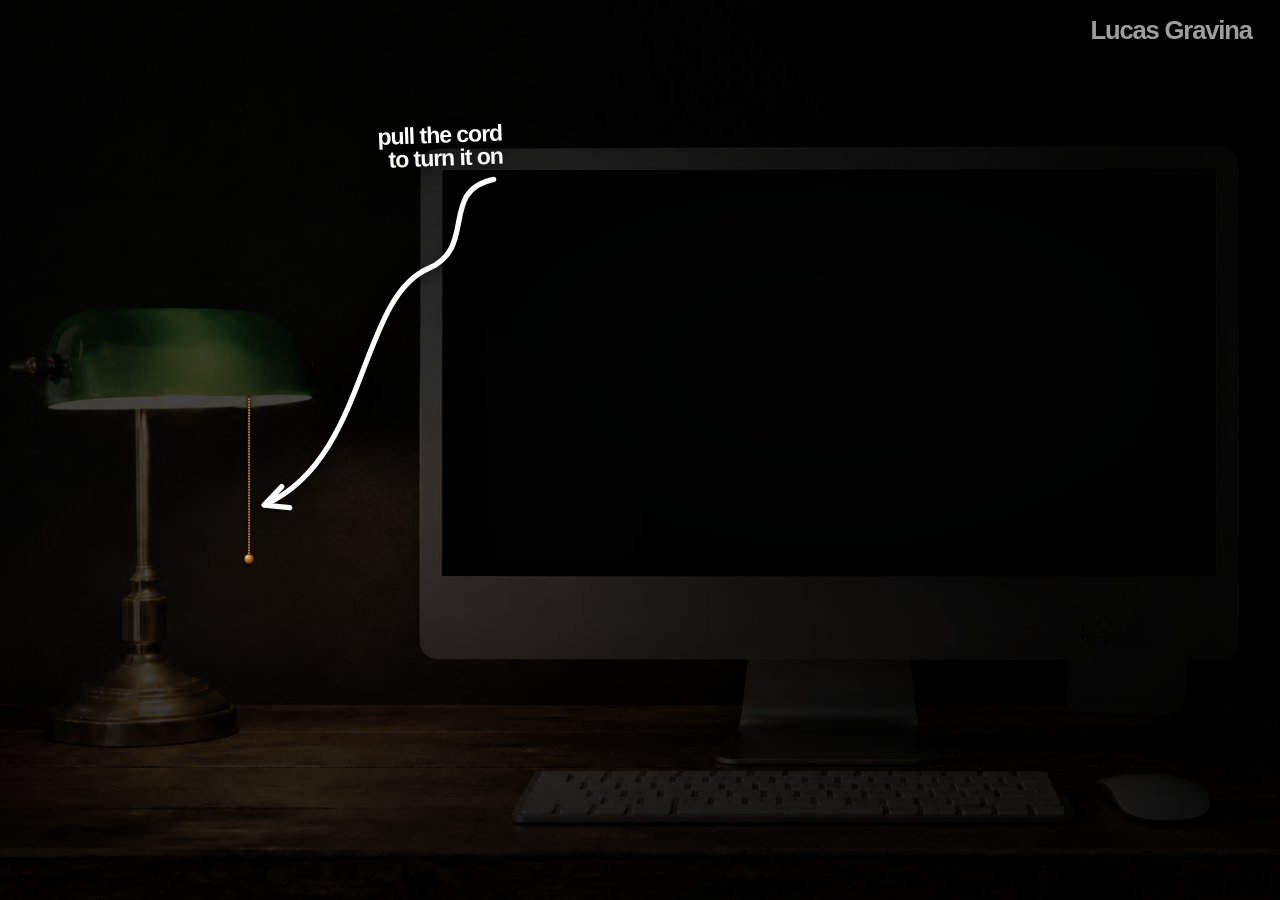
<file: index.html>
<!DOCTYPE html>
<html lang="en">
<head>
  <meta charset="UTF-8" />
  <meta name="viewport" content="width=device-width, initial-scale=1.0" />
  <meta name="description" content="Lucas Gravina - Stanford student working across AI research, product, and operations." />
  <meta name="theme-color" content="#090a0b" />
  <title>Lucas Gravina</title>
  <link rel="stylesheet" href="assets/maps-desktop.css?v=20260925-travels" />
  <style>
    :root {
      --ink: #111111;
      --muted: #6d6d69;
      --paper: #090a0b;
      --screen: rgba(236, 236, 232, 0.92);
      --window: rgba(250, 250, 248, 0.94);
      --window-line: rgba(0, 0, 0, 0.14);
      --blue: #4da3f5;
      --viewport-height: 100dvh;
    }

    * {
      box-sizing: border-box;
    }

    html,
    body {
      width: 100%;
      min-height: 100%;
    }

    body {
      margin: 0;
      overflow: hidden;
      background:
        radial-gradient(ellipse at 50% 42%, #22262b 0, #13161a 42%, #08090b 73%, #050607 100%),
        var(--paper);
      color: #f4f4f2;
      font-family: -apple-system, BlinkMacSystemFont, "SF Pro Display", "SF Pro Text", "Helvetica Neue", Arial, sans-serif;
      -webkit-font-smoothing: antialiased;
    }

    body::before {
      content: "";
      position: fixed;
      inset: 0;
      pointer-events: none;
      opacity: 0.18;
      background:
        repeating-linear-gradient(90deg, rgba(255, 255, 255, 0.022) 0 1px, transparent 1px 5px),
        repeating-linear-gradient(0deg, rgba(255, 255, 255, 0.012) 0 1px, transparent 1px 7px);
      mix-blend-mode: soft-light;
    }

    button,
    a {
      font: inherit;
    }

    button:focus-visible,
    a:focus-visible {
      outline: 2px solid #0a84ff;
      outline-offset: 3px;
    }

    .concept-header {
      position: fixed;
      z-index: 100;
      top: 16px;
      left: 20px;
      display: grid;
      gap: 3px;
      pointer-events: none;
    }

    .concept-name {
      margin: 0;
      font-size: clamp(20px, 2vw, 30px);
      font-weight: 600;
      letter-spacing: -0.045em;
      text-shadow: 0 1px 18px rgba(0, 0, 0, 0.7);
    }

    .concept-note {
      margin: 0;
      color: #a7aaad;
      font-size: 11px;
      font-weight: 500;
      letter-spacing: 0.04em;
    }

    .concept {
      width: 100%;
      height: var(--viewport-height);
      min-height: 0;
      display: grid;
      place-items: center;
      padding: clamp(12px, 2vmin, 28px);
      overflow: hidden;
    }

    .monitor-stage {
      position: relative;
      width: min(
        calc(100vw - clamp(24px, 4vmin, 56px)),
        calc((var(--viewport-height) - clamp(24px, 4vmin, 56px) + clamp(96px, 15vmin, 120px)) * 1.5),
        1536px
      );
      aspect-ratio: 3 / 2;
      flex: none;
      transform: translateY(min(0px, calc((var(--viewport-height) - 100%) / 2 - 4px)));
    }

    .monitor-stage::before {
      content: "";
      position: absolute;
      z-index: 0;
      left: 12.2%;
      top: 3.2%;
      width: 75.6%;
      height: 64%;
      pointer-events: none;
      opacity: 0.72;
      background:
        radial-gradient(ellipse at 32% 48%, rgba(255, 151, 122, 0.14), transparent 42%),
        radial-gradient(ellipse at 70% 30%, rgba(132, 160, 219, 0.16), transparent 46%),
        radial-gradient(ellipse at 50% 46%, rgba(216, 226, 242, 0.12), transparent 69%);
      filter: blur(clamp(20px, 3.4vmin, 52px));
      transform: scale(1.035);
    }

    .monitor-stage::after {
      content: "";
      position: absolute;
      z-index: 0;
      left: 35%;
      bottom: 2.4%;
      width: 30%;
      height: 4.5%;
      border-radius: 50%;
      background: rgba(0, 0, 0, 0.48);
      filter: blur(clamp(8px, 1.4vmin, 20px));
    }

    .monitor-photo {
      position: absolute;
      inset: 0;
      z-index: 1;
      display: block;
      width: 100%;
      height: 100%;
      object-fit: contain;
      pointer-events: none;
      user-select: none;
    }

    .desktop-screen {
      position: absolute;
      z-index: 2;
      left: 14.32%;
      top: 6.35%;
      width: 71.29%;
      height: 59.08%;
      overflow: hidden;
      isolation: isolate;
      background:
        linear-gradient(rgba(10, 14, 20, 0.03), rgba(10, 14, 20, 0.12)),
        url("assets/desktop-background.webp") center / cover no-repeat;
      color: #171717;
      container-type: inline-size;
      box-shadow: inset 0 0 20px rgba(255, 255, 255, 0.10);
    }

    .monitor-callout {
      position: absolute;
      z-index: 6;
      left: 0.5%;
      top: 15%;
      width: clamp(150px, 18vw, 250px);
      color: #ffffff;
      pointer-events: none;
      filter: drop-shadow(0 2px 7px rgba(0, 0, 0, 0.65));
    }

    .callout-label {
      display: block;
      width: 78%;
      margin: 0 0 -5px 2%;
      font-size: clamp(20px, 2.1vw, 30px);
      font-weight: 850;
      letter-spacing: -0.055em;
      line-height: 0.95;
      text-align: center;
      transform: rotate(-7deg);
    }

    .callout-arrow {
      display: block;
      width: 100%;
      height: auto;
      overflow: visible;
    }

    .cursor-bubble {
      position: fixed;
      z-index: 10000;
      left: 0;
      top: 0;
      width: 18px;
      height: 18px;
      border: 1.5px solid rgba(255, 255, 255, 0.92);
      border-radius: 50%;
      background: radial-gradient(circle at 35% 30%, rgba(255, 255, 255, 0.52), rgba(188, 211, 255, 0.14) 45%, rgba(255, 255, 255, 0.04) 72%);
      box-shadow: 0 2px 10px rgba(0, 0, 0, 0.38), inset 0 0 6px rgba(255, 255, 255, 0.2);
      backdrop-filter: blur(2px);
      -webkit-backdrop-filter: blur(2px);
      opacity: 0;
      pointer-events: none;
      transform: translate3d(-50%, -50%, 0);
      transition: width 140ms ease, height 140ms ease, opacity 140ms ease, background 140ms ease;
      will-change: left, top, width, height;
    }

    .cursor-bubble.is-visible {
      opacity: 1;
    }

    .cursor-bubble.is-interactive {
      width: 28px;
      height: 28px;
      background: rgba(255, 255, 255, 0.12);
    }

    .cursor-bubble.is-pressed {
      width: 12px;
      height: 12px;
    }

    .desktop-screen::before {
      content: "";
      position: absolute;
      inset: 0;
      z-index: 0;
      background:
        linear-gradient(115deg, transparent 0 43%, rgba(255, 255, 255, 0.09) 51%, transparent 62%),
        radial-gradient(circle at 78% 86%, rgba(113, 145, 178, 0.08), transparent 40%);
      pointer-events: none;
    }

    .menu-bar {
      position: absolute;
      z-index: 80;
      inset: 0 0 auto;
      height: 5.4%;
      min-height: 18px;
      display: flex;
      align-items: center;
      justify-content: space-between;
      gap: 12px;
      padding: 0 1.1%;
      color: #f5f5f5;
      background: rgba(16, 18, 22, 0.48);
      border-bottom: 1px solid rgba(255, 255, 255, 0.13);
      backdrop-filter: blur(18px) saturate(1.2);
      -webkit-backdrop-filter: blur(18px) saturate(1.2);
      font-size: clamp(8px, 0.69vw, 12px);
      font-weight: 500;
      letter-spacing: -0.01em;
      white-space: nowrap;
    }

    .menu-left,
    .menu-right {
      display: flex;
      align-items: center;
      gap: clamp(7px, 1.15vw, 18px);
    }

    .menu-owner {
      font-weight: 700;
    }

    .menu-status {
      display: inline-flex;
      align-items: center;
      gap: 4px;
    }

    .wifi {
      position: relative;
      width: 1.15em;
      height: 0.8em;
      overflow: hidden;
    }

    .wifi::before,
    .wifi::after {
      content: "";
      position: absolute;
      left: 50%;
      bottom: -0.45em;
      border: 0.09em solid currentColor;
      border-radius: 50%;
      transform: translateX(-50%);
    }

    .wifi::before {
      width: 1.1em;
      height: 1.1em;
    }

    .wifi::after {
      width: 0.52em;
      height: 0.52em;
    }

    .folder-column {
      position: absolute;
      z-index: 10;
      top: 9%;
      right: 1.5%;
      display: grid;
      gap: clamp(6px, 1.2cqw, 16px);
    }

    .desktop-folder {
      width: clamp(44px, 6.7cqw, 82px);
      margin: 0;
      padding: 0;
      display: grid;
      justify-items: center;
      gap: clamp(2px, 0.42cqw, 6px);
      border: 0;
      background: transparent;
      color: #ffffff;
      cursor: default;
      user-select: none;
    }

    .desktop-folder[data-open="about"] {
      order: 0;
    }

    .desktop-folder[data-open="education"] {
      order: 1;
    }

    .desktop-folder[data-open="experience"] {
      order: 2;
    }

    .desktop-folder[data-open="projects"] {
      order: 3;
    }

    .desktop-folder[data-open="resume"] {
      order: 4;
    }

    .desktop-folder[data-open="photos"] {
      order: 5;
    }

    .desktop-folder:hover .folder-art {
      transform: translateY(-1px);
      filter: saturate(1.06) brightness(1.03);
    }

    .desktop-folder:active .folder-art {
      transform: scale(0.97);
    }

    .folder-art {
      width: clamp(29px, 4.7cqw, 58px);
      height: auto;
      display: block;
      filter: drop-shadow(0 2px 2px rgba(0, 0, 0, 0.18));
      transition: transform 120ms ease, filter 120ms ease;
    }

    .photos-app-art {
      width: clamp(31px, 4.9cqw, 60px);
      filter: drop-shadow(0 3px 3px rgba(0, 0, 0, 0.28));
    }

    .folder-label {
      max-width: 100%;
      padding: 1px 3px;
      border-radius: 3px;
      font-size: clamp(8px, 0.82cqw, 12px);
      font-weight: 500;
      line-height: 1.08;
      text-align: center;
      text-shadow: 0 1px 3px rgba(0, 0, 0, 0.9), 0 0 7px rgba(0, 0, 0, 0.5);
    }

    .desktop-folder[aria-expanded="true"] .folder-label {
      background: transparent;
      color: white;
      text-shadow: 0 1px 3px rgba(0, 0, 0, 0.9), 0 0 7px rgba(0, 0, 0, 0.5);
    }

    .desktop-folder:focus-visible {
      outline: none;
    }

    .desktop-dock {
      position: absolute;
      z-index: 70;
      left: 50%;
      bottom: 1.45%;
      display: flex;
      align-items: end;
      gap: clamp(3px, 0.48cqw, 7px);
      padding: clamp(3px, 0.5cqw, 7px);
      transform: translateX(-50%);
      border: 1px solid rgba(255, 255, 255, 0.34);
      border-radius: clamp(7px, 1.1cqw, 15px);
      background: rgba(28, 29, 32, 0.46);
      box-shadow: 0 8px 22px rgba(0, 0, 0, 0.12);
      backdrop-filter: blur(20px) saturate(1.4);
      -webkit-backdrop-filter: blur(20px) saturate(1.4);
    }

    .dock-icon {
      position: relative;
      width: clamp(18px, 2.55cqw, 34px);
      aspect-ratio: 1;
      border: 0;
      border-radius: 21%;
      padding: 0;
      display: grid;
      place-items: center;
      color: white;
      box-shadow: inset 0 0 0 1px rgba(255, 255, 255, 0.38), 0 2px 4px rgba(0, 0, 0, 0.16);
      cursor: pointer;
      text-decoration: none;
    }

    .dock-icon:hover {
      transform: translateY(-10%);
    }

    .dock-finder {
      overflow: hidden;
      background: linear-gradient(90deg, #65b7ff 0 50%, #2e87d6 50%);
    }

    .dock-finder::before {
      content: "";
      position: absolute;
      top: 20%;
      left: 48%;
      width: 18%;
      height: 46%;
      border-left: 1px solid rgba(0, 0, 0, 0.55);
      border-bottom: 1px solid rgba(0, 0, 0, 0.55);
      border-radius: 0 0 0 40%;
    }

    .dock-mail {
      background: linear-gradient(145deg, #68c2ff, #0876e8);
    }

    .dock-mail svg {
      width: 63%;
      height: 63%;
    }

    .dock-photos {
      overflow: hidden;
      background: #f7f7f7;
    }

    .dock-photos svg {
      width: 90%;
      height: 90%;
    }

    .dock-spotify {
      overflow: hidden;
      background: #1ed760;
      color: #07130b;
    }

    .dock-spotify svg {
      width: 74%;
      height: 74%;
    }

    .dock-resume {
      background: linear-gradient(#ffd836 0 22%, #fffdf5 22%);
    }

    .dock-resume::before {
      content: "";
      width: 62%;
      height: 46%;
      background: repeating-linear-gradient(to bottom, #d8d3c9 0 1px, transparent 1px 24%);
    }

    .dock-linkedin {
      margin-left: clamp(3px, 0.4cqw, 6px);
      background: linear-gradient(145deg, #1686c4, #0967a1);
      font-size: clamp(8px, 1.25cqw, 17px);
      font-weight: 750;
      letter-spacing: -0.08em;
    }

    .dock-separator {
      width: 1px;
      height: clamp(15px, 2.1cqw, 28px);
      margin: 0 clamp(1px, 0.2cqw, 3px);
      background: rgba(0, 0, 0, 0.18);
    }

    .mac-window {
      --window-x: 8%;
      --window-y: 13%;
      position: absolute;
      z-index: 30;
      left: var(--window-x);
      top: var(--window-y);
      width: 76%;
      height: 75%;
      overflow: hidden;
      display: none;
      border: 1px solid var(--window-line);
      border-radius: clamp(5px, 0.78cqw, 12px);
      background: var(--window);
      box-shadow: 0 18px 44px rgba(0, 0, 0, 0.25), 0 2px 8px rgba(0, 0, 0, 0.1);
      backdrop-filter: blur(30px) saturate(1.2);
      -webkit-backdrop-filter: blur(30px) saturate(1.2);
      transform-origin: 50% 78%;
    }

    .mac-window.is-open {
      display: grid;
      grid-template-rows: auto minmax(0, 1fr);
      animation: window-open 170ms cubic-bezier(0.2, 0.8, 0.2, 1);
    }

    .mac-window.is-maximized {
      left: 1.2% !important;
      top: 6.4% !important;
      width: 97.6%;
      height: 91.8%;
      border-radius: 4px;
    }

    @keyframes window-open {
      from {
        opacity: 0;
        transform: scale(0.96) translateY(2%);
      }
      to {
        opacity: 1;
        transform: scale(1) translateY(0);
      }
    }

    .window-titlebar {
      min-height: clamp(20px, 3.25cqw, 40px);
      display: grid;
      grid-template-columns: 1fr auto 1fr;
      align-items: center;
      padding: 0 clamp(7px, 1cqw, 14px);
      border-bottom: 1px solid rgba(0, 0, 0, 0.1);
      background: linear-gradient(rgba(255, 255, 255, 0.82), rgba(235, 235, 232, 0.82));
      user-select: none;
      cursor: default;
    }

    .traffic-lights {
      display: flex;
      gap: clamp(3px, 0.48cqw, 7px);
    }

    .traffic {
      width: clamp(7px, 0.88cqw, 12px);
      aspect-ratio: 1;
      border: 0;
      border-radius: 50%;
      padding: 0;
      cursor: default;
      box-shadow: inset 0 0 0 0.5px rgba(0, 0, 0, 0.18);
    }

    .traffic.close {
      background: #ff5f57;
    }

    .traffic.minimize {
      background: #febc2e;
    }

    .traffic.maximize {
      background: #28c840;
    }

    .window-title {
      margin: 0;
      font-size: clamp(8px, 0.9cqw, 13px);
      font-weight: 600;
      letter-spacing: -0.01em;
      text-align: center;
    }

    .titlebar-action {
      justify-self: end;
      color: #3c3c3a;
      font-size: clamp(8px, 0.78cqw, 11px);
      font-weight: 650;
      text-decoration: none;
    }

    .titlebar-action:hover {
      text-decoration: underline;
      text-underline-offset: 2px;
    }

    .window-content {
      min-height: 0;
      overflow: auto;
      padding: clamp(12px, 2.4cqw, 34px);
      scrollbar-width: thin;
      scrollbar-color: rgba(0, 0, 0, 0.22) transparent;
    }

    .resume-pdf-window {
      left: 4% !important;
      top: 8% !important;
      width: 89%;
      height: 88%;
      background: #525659;
    }

    .resume-pdf-window .window-content {
      padding: 0;
      overflow-x: hidden;
      overflow-y: auto;
      background: #d1d1d1;
      scrollbar-color: rgba(0, 0, 0, 0.34) transparent;
    }

    .resume-pdf-window.is-maximized {
      left: 1.2% !important;
      top: 6.4% !important;
      width: 97.6%;
      height: 91.8%;
    }

    .resume-page {
      display: block;
      width: 100%;
      height: auto;
      background: white;
    }

    .photos-window {
      left: 5% !important;
      top: 8% !important;
      width: 84%;
      height: 84%;
      background: #090909;
    }

    .photos-window.is-maximized {
      left: 1.2% !important;
      top: 6.4% !important;
      width: 97.6%;
      height: 91.8%;
    }

    .photos-content {
      position: relative;
      padding: 0;
      overflow: hidden;
      background: #090909;
    }

    .photo-reel-viewport {
      width: 100%;
      height: 100%;
      overflow-x: auto;
      overflow-y: hidden;
      background: #090909;
      cursor: grab;
      scrollbar-width: none;
      touch-action: pan-x;
      overscroll-behavior-x: contain;
    }

    .photo-reel-viewport::-webkit-scrollbar {
      display: none;
    }

    .photo-reel-viewport.is-dragging {
      cursor: grabbing;
      scroll-behavior: auto;
    }

    .photo-reel {
      width: max-content;
      height: 100%;
      display: flex;
      align-items: stretch;
      gap: 0;
    }

    .photo-reel img {
      flex: none;
      display: block;
      width: auto;
      max-width: none;
      height: 100%;
      object-fit: contain;
      user-select: none;
      -webkit-user-drag: none;
    }

    .window-content h2,
    .window-content h3,
    .window-content p {
      margin: 0;
    }

    .window-content h2 {
      font-size: clamp(18px, 2.3cqw, 34px);
      line-height: 1;
      letter-spacing: -0.055em;
    }

    .window-content h3 {
      font-size: clamp(11px, 1.2cqw, 17px);
      line-height: 1.1;
      letter-spacing: -0.025em;
    }

    .window-content p {
      font-size: clamp(10px, 1.02cqw, 14px);
      line-height: 1.42;
    }

    .window-eyebrow,
    .window-meta {
      color: #73736f;
      font-size: clamp(8px, 0.8cqw, 11px);
      font-weight: 650;
      letter-spacing: 0.09em;
      text-transform: uppercase;
    }

    #window-about .window-content,
    #window-experience .window-content,
    #window-projects .window-content,
    #window-education .window-content {
      padding: clamp(7px, 1.25cqw, 18px);
      background:
        linear-gradient(135deg, rgba(255, 255, 255, 0.72), rgba(230, 232, 232, 0.82)),
        #e9eae8;
    }

    #window-education .window-content {
      display: grid;
      grid-template-rows: auto minmax(0, 1fr);
    }

    .about-layout {
      display: grid;
      grid-template-columns: minmax(0, 1.45fr) minmax(94px, 0.55fr);
      gap: clamp(7px, 1.25cqw, 18px);
      align-items: stretch;
      height: 100%;
      min-height: 0;
    }

    .about-copy {
      position: relative;
      display: grid;
      align-content: end;
      gap: clamp(5px, 0.78cqw, 11px);
      overflow: hidden;
      padding: clamp(8px, 1.6cqw, 23px);
      border: 1px solid rgba(0, 0, 0, 0.09);
      border-radius: clamp(7px, 1.1cqw, 16px);
      background: rgba(255, 255, 253, 0.92);
      box-shadow: 0 8px 26px rgba(42, 45, 47, 0.09);
    }

    .about-copy::before {
      content: "01";
      position: absolute;
      top: clamp(10px, 1.4cqw, 20px);
      right: clamp(12px, 1.5cqw, 22px);
      color: rgba(0, 0, 0, 0.14);
      font-size: clamp(9px, 1.1cqw, 16px);
      font-weight: 750;
      letter-spacing: 0.08em;
    }

    #window-about .window-content h2 {
      max-width: 12ch;
      font-size: clamp(20px, 2.8cqw, 40px);
    }

    #window-about .window-eyebrow {
      font-size: clamp(9px, 0.9cqw, 12px);
    }

    #window-about .window-content p {
      font-size: clamp(10px, 1.05cqw, 14px);
      line-height: 1.38;
    }

    .about-links {
      display: flex;
      flex-wrap: wrap;
      gap: clamp(5px, 0.7cqw, 10px);
    }

    .about-links a {
      padding: clamp(4px, 0.55cqw, 8px) clamp(7px, 0.9cqw, 13px);
      border: 1px solid rgba(0, 0, 0, 0.12);
      border-radius: 999px;
      color: #1a1a19;
      background: rgba(247, 247, 244, 0.88);
      font-size: clamp(8px, 0.84cqw, 12px);
      font-weight: 650;
      text-decoration: none;
      transition: color 120ms ease, background 120ms ease, transform 120ms ease;
    }

    .about-links a:hover {
      color: white;
      background: #171716;
      transform: translateY(-1px);
    }

    .about-stamp {
      align-self: stretch;
      border: 1px solid rgba(255, 255, 255, 0.16);
      border-radius: clamp(7px, 1.1cqw, 16px);
      background: #202124;
      box-shadow: inset 0 1px 0 rgba(255, 255, 255, 0.13), 0 9px 24px rgba(0, 0, 0, 0.16);
      overflow: hidden;
    }

    .about-stamp img {
      display: block;
      width: 100%;
      height: 100%;
      object-fit: cover;
      object-position: 52% center;
    }

    .resume-list,
    .education-block {
      display: grid;
      gap: clamp(12px, 2.2cqw, 30px);
    }

    .resume-heading,
    .projects-heading,
    .education-heading {
      display: grid;
      gap: clamp(2px, 0.35cqw, 5px);
      margin-bottom: clamp(7px, 1.05cqw, 15px);
    }

    .resume-entry {
      display: grid;
      gap: clamp(4px, 0.72cqw, 10px);
    }

    .entry-heading {
      display: flex;
      align-items: baseline;
      justify-content: space-between;
      gap: 16px;
    }

    .entry-date {
      flex: none;
      color: #71716d;
      font-size: clamp(6px, 0.7cqw, 10px);
      font-weight: 650;
      letter-spacing: 0.08em;
      text-transform: uppercase;
    }

    .entry-role {
      color: #6b6b67;
      font-size: clamp(7px, 0.79cqw, 12px);
      font-weight: 600;
    }

    #window-projects .window-content {
      display: block;
      padding: clamp(16px, 2.7cqw, 36px);
      background: #f7f5ef;
    }

    #window-projects .projects-heading { margin-bottom: clamp(14px, 2.2cqw, 30px); }
    #window-projects .projects-heading h2 {
      margin: 0;
      font-family: Georgia, "Times New Roman", serif;
      font-size: clamp(21px, 3.3cqw, 40px);
      font-weight: 400;
      letter-spacing: -.045em;
      line-height: 1.1;
      color: #303a33;
    }
    .projects-list { border-top: 1px solid #b8bbae; }
    .project-item {
      display: grid;
      grid-template-columns: minmax(76px, .28fr) minmax(0, 1fr);
      column-gap: clamp(12px, 2cqw, 26px);
      padding: clamp(10px, 1.6cqw, 22px) 0;
      border-bottom: 1px solid #d9dbd1;
    }
    .project-kind {
      padding-top: 3px;
      color: #78816f;
      font-size: clamp(9px, 1.2cqw, 13px);
      line-height: 1.4;
    }
    .project-heading { display: flex; align-items: baseline; justify-content: space-between; gap: 12px; }
    #window-projects .project-item h3 {
      margin: 0;
      color: #2d342e;
      font-family: Georgia, "Times New Roman", serif;
      font-size: clamp(15px, 2.1cqw, 25px);
      font-weight: 400;
      line-height: 1.2;
      letter-spacing: -.025em;
      text-wrap: balance;
    }
    #window-projects .project-item p {
      margin: 7px 0 0;
      color: #666c63;
      font-size: clamp(11px, 1.38cqw, 15px);
      line-height: 1.5;
    }
    .project-view {
      flex: none;
      color: #526849;
      font-size: clamp(10px, 1.3cqw, 14px);
      text-decoration: none;
      text-underline-offset: 3px;
      white-space: nowrap;
    }
    .project-view:hover { color: #1e3420; text-decoration: underline; }
    .project-view:focus-visible { outline: 2px solid #526849; outline-offset: 4px; border-radius: 2px; }

    #window-experience .window-content {
      overflow-y: auto;
      padding: clamp(7px, 1.2cqw, 17px);
    }

    .experience-heading {
      display: grid;
      gap: 2px;
      margin-bottom: clamp(6px, 0.85cqw, 12px);
    }

    .experience-grid {
      display: grid;
      grid-template-columns: minmax(0, 1fr);
      gap: clamp(5px, 0.75cqw, 10px);
    }

    .experience-card {
      display: grid;
      grid-template-columns: clamp(60px, 8cqw, 78px) minmax(0, 1fr);
      gap: clamp(7px, 1cqw, 13px);
      align-items: center;
      min-height: 88px;
      padding: clamp(7px, 1cqw, 14px);
      border: 1px solid rgba(0, 0, 0, 0.09);
      border-radius: clamp(6px, 0.9cqw, 13px);
      background: rgba(255, 255, 253, 0.92);
      box-shadow: 0 5px 15px rgba(31, 34, 36, 0.06);
    }

    .experience-logo {
      position: relative;
      width: clamp(58px, 7.5cqw, 72px);
      height: clamp(58px, 7.5cqw, 72px);
      min-width: 0;
      justify-self: center;
      display: grid;
      place-items: center;
      padding: 0;
      overflow: hidden;
      border: 1px solid rgba(0, 0, 0, 0.09);
      border-radius: 7px;
      background: white;
      transition: transform 140ms ease, box-shadow 140ms ease;
    }

    a.experience-logo:hover {
      transform: translateY(-1px);
      box-shadow: 0 5px 13px rgba(0, 0, 0, 0.12);
    }

    .experience-logo img {
      position: absolute;
      display: block;
      width: auto;
      max-width: none;
      object-fit: initial;
    }

    .experience-logo--afterquery img {
      left: 4%;
      top: 50%;
      height: 82%;
      transform: translateY(-50%);
      clip-path: inset(0 81.5% 0 0);
    }

    .experience-logo--origami img {
      left: 2%;
      top: 50%;
      height: 82%;
      transform: translateY(-50%);
      clip-path: inset(0 74.4% 0 0);
    }

    .experience-logo--archer img {
      left: 23%;
      top: 7%;
      height: 86%;
      clip-path: inset(0 56% 0 0);
    }

    .experience-logo--stealth {
      background: #050505;
    }

    .experience-logo--stealth img {
      left: -32%;
      top: -20%;
      width: 164%;
      height: 164%;
    }

    .experience-copy {
      min-width: 0;
      display: grid;
      gap: 3px;
    }

    .experience-copy h3 {
      font-size: clamp(13px, 1.55cqw, 18px);
    }

    .experience-role {
      color: #777773;
      font-size: clamp(8.5px, 0.85cqw, 11px);
      font-weight: 650;
      line-height: 1.15;
    }

    .experience-copy p {
      color: #5f5f5b;
      font-size: clamp(10.5px, 1.02cqw, 13px);
      line-height: 1.3;
    }

    #window-education .window-content {
      display: flex;
      flex-direction: column;
      align-items: flex-start;
      gap: clamp(6px, 0.8cqw, 12px);
      padding: clamp(9px, 1.3cqw, 19px);
      background:
        linear-gradient(90deg, rgba(8, 9, 10, 0.22), rgba(8, 9, 10, 0.03) 58%, transparent 76%),
        url("assets/stanford-campus.jpg") center / cover no-repeat;
    }

    .education-block {
      width: min(43%, 390px);
      flex: 1;
      min-height: 0;
      display: flex;
      flex-direction: column;
      gap: clamp(5px, 0.7cqw, 10px);
    }

    .education-heading {
      width: min(43%, 390px);
      flex: none;
      margin: 0;
      padding: clamp(9px, 1.25cqw, 18px) clamp(11px, 1.5cqw, 22px);
      border-radius: clamp(7px, 1cqw, 15px);
      color: white;
      background: rgba(19, 20, 20, 0.82);
      box-shadow: 0 7px 22px rgba(0, 0, 0, 0.2);
      backdrop-filter: blur(10px);
      -webkit-backdrop-filter: blur(10px);
    }

    #window-education .education-heading h2 {
      font-size: clamp(16px, 2.25cqw, 27px);
    }

    .education-heading .window-eyebrow {
      color: rgba(255, 255, 255, 0.62);
    }

    .education-facts {
      flex: 1 1 0;
      display: grid;
      min-height: 0;
      overflow: hidden;
      border: 1px solid rgba(255, 255, 255, 0.54);
      border-radius: clamp(7px, 1cqw, 15px);
      background: rgba(255, 255, 253, 0.88);
      box-shadow: 0 7px 22px rgba(0, 0, 0, 0.17);
      backdrop-filter: blur(10px);
      -webkit-backdrop-filter: blur(10px);
    }

    .education-fact {
      display: grid;
      align-content: center;
      gap: clamp(2px, 0.3cqw, 4px);
      min-width: 0;
      padding: clamp(6px, 0.8cqw, 12px) clamp(9px, 1.15cqw, 17px);
      background: transparent;
    }

    .education-fact + .education-fact {
      border-top: 1px solid rgba(0, 0, 0, 0.1);
    }

    .education-fact strong {
      font-size: clamp(10px, 1.25cqw, 16px);
      line-height: 1.25;
    }

    .education-fact p {
      font-size: clamp(9px, 1.1cqw, 14px);
      line-height: 1.35;
    }

    #window-education .window-meta {
      font-size: clamp(7px, 0.82cqw, 11px);
    }

    .education-list {
      display: grid;
      gap: 0;
      margin: 0;
      padding-left: 1.15em;
      color: #252523;
      font-size: clamp(10.5px, 1.05cqw, 13px);
      line-height: 1.12;
    }

    .education-list li {
      padding-left: 1px;
    }

    .spotify-window .window-content {
      padding: 0;
      overflow: hidden;
      background: #000;
      color: #f7f7f5;
    }

    .spotify-shell {
      height: 100%;
      display: grid;
      grid-template-columns: minmax(96px, 23%) minmax(0, 1fr);
      background: #000;
    }

    .spotify-sidebar {
      display: grid;
      align-content: start;
      gap: clamp(12px, 1.45cqw, 20px);
      padding: clamp(10px, 1.45cqw, 20px);
      background: #050505;
    }

    .spotify-brand {
      display: flex;
      align-items: center;
      gap: clamp(6px, 0.8cqw, 11px);
      font-size: clamp(12px, 1.35cqw, 17px);
      font-weight: 700;
      letter-spacing: -0.025em;
    }

    .spotify-brand svg {
      width: clamp(20px, 2.7cqw, 34px);
      height: clamp(20px, 2.7cqw, 34px);
      flex: none;
    }

    .spotify-sidebar-label {
      color: #a7a7a7;
      font-size: clamp(9px, 0.85cqw, 11px);
      font-weight: 650;
      letter-spacing: 0.08em;
      text-transform: uppercase;
    }

    .spotify-nav {
      display: grid;
      gap: clamp(7px, 0.9cqw, 12px);
    }

    .spotify-nav-item {
      display: flex;
      align-items: center;
      gap: clamp(6px, 0.75cqw, 10px);
      color: #b3b3b3;
      font-size: clamp(9.5px, 0.95cqw, 13px);
      font-weight: 650;
    }

    .spotify-nav-item.is-active {
      color: #fff;
    }

    .spotify-nav-item svg {
      width: clamp(14px, 1.65cqw, 20px);
      height: clamp(14px, 1.65cqw, 20px);
      flex: none;
    }

    .spotify-library-note {
      margin: 0;
      color: #777;
      font-size: clamp(8px, 0.78cqw, 10px);
      line-height: 1.35;
    }

    .spotify-main {
      min-width: 0;
      min-height: 0;
      overflow: auto;
      padding: clamp(10px, 1.35cqw, 18px);
      background:
        linear-gradient(180deg, #323232 0, #1c1c1c 36%, #121212 100%);
      scrollbar-width: thin;
      scrollbar-color: #4a4a4a transparent;
    }

    .spotify-toolbar {
      display: flex;
      align-items: center;
      justify-content: space-between;
      gap: 10px;
    }

    .spotify-history {
      display: flex;
      gap: clamp(4px, 0.55cqw, 8px);
    }

    .spotify-history span {
      display: grid;
      place-items: center;
      width: clamp(18px, 2.25cqw, 28px);
      aspect-ratio: 1;
      border-radius: 50%;
      background: rgba(0, 0, 0, 0.58);
      color: #cfcfcf;
      font-size: clamp(12px, 1.45cqw, 18px);
      line-height: 1;
    }

    .spotify-profile-pill {
      display: flex;
      align-items: center;
      gap: 5px;
      padding: 3px 8px 3px 3px;
      border-radius: 999px;
      background: rgba(0, 0, 0, 0.78);
      color: #fff;
      font-size: clamp(8.5px, 0.82cqw, 11px);
      font-weight: 700;
    }

    .spotify-profile-pill span:first-child {
      display: grid;
      place-items: center;
      width: clamp(16px, 1.9cqw, 23px);
      aspect-ratio: 1;
      border-radius: 50%;
      background: #5b5b5b;
      font-size: clamp(7px, 0.7cqw, 9px);
    }

    .spotify-main-header {
      display: flex;
      align-items: end;
      justify-content: space-between;
      gap: 12px;
      margin-top: clamp(8px, 1cqw, 14px);
    }

    .spotify-main-header h2 {
      margin: 0;
      font-size: clamp(17px, 2cqw, 27px);
      line-height: 1;
      letter-spacing: -0.04em;
    }

    .spotify-main-header a {
      color: #b3b3b3;
      font-size: clamp(8px, 0.78cqw, 10px);
      font-weight: 700;
      letter-spacing: 0.04em;
      text-decoration: none;
      text-transform: uppercase;
      white-space: nowrap;
    }

    .spotify-playlist-grid {
      display: grid;
      grid-template-columns: repeat(5, minmax(0, 1fr));
      gap: clamp(6px, 0.8cqw, 11px);
      margin-top: clamp(8px, 1.05cqw, 14px);
    }

    .spotify-playlist {
      position: relative;
      min-width: 0;
      display: block;
      padding: clamp(4px, 0.55cqw, 7px);
      border: 0;
      border-radius: 6px;
      background: rgba(24, 24, 24, 0.92);
      color: #fff;
      font: inherit;
      text-align: left;
      cursor: pointer;
      transition: background 150ms ease, transform 150ms ease;
    }

    .spotify-playlist:hover,
    .spotify-playlist:focus-visible {
      background: #292929;
      transform: translateY(-1px);
    }

    .spotify-playlist:focus-visible {
      outline: 1px solid rgba(255, 255, 255, 0.82);
      outline-offset: 1px;
    }

    .spotify-playlist img {
      display: block;
      width: 100%;
      aspect-ratio: 1;
      border-radius: 4px;
      object-fit: cover;
      background: #282828;
      box-shadow: 0 4px 10px rgba(0, 0, 0, 0.34);
    }

    .spotify-playlist strong {
      display: block;
      min-width: 0;
      overflow: hidden;
      margin-top: clamp(4px, 0.5cqw, 7px);
      color: #fff;
      font-size: clamp(9px, 0.88cqw, 11.5px);
      line-height: 1.15;
      text-overflow: ellipsis;
      white-space: nowrap;
    }

    .spotify-playlist small {
      display: block;
      margin-top: 2px;
      overflow: hidden;
      color: #9f9f9f;
      font-size: clamp(7.5px, 0.7cqw, 9px);
      line-height: 1.2;
      text-overflow: ellipsis;
      white-space: nowrap;
    }

    .spotify-card-play {
      position: absolute;
      right: clamp(7px, 0.7cqw, 10px);
      top: clamp(37px, 4.9cqw, 59px);
      display: grid;
      place-items: center;
      width: clamp(18px, 2.25cqw, 28px);
      aspect-ratio: 1;
      border-radius: 50%;
      background: #1ed760;
      color: #08130c;
      font-size: clamp(8px, 0.8cqw, 11px);
      box-shadow: 0 4px 10px rgba(0, 0, 0, 0.48);
      opacity: 0;
      transform: translateY(4px);
      transition: opacity 150ms ease, transform 150ms ease;
    }

    .spotify-playlist:hover .spotify-card-play,
    .spotify-playlist:focus-visible .spotify-card-play {
      opacity: 1;
      transform: translateY(0);
    }

    [data-spotify-view][hidden] {
      display: none !important;
    }

    .spotify-player-view {
      display: grid;
      grid-template-rows: auto minmax(352px, 1fr);
      width: 100%;
      height: 100%;
      min-height: 0;
    }

    .spotify-player-bar {
      position: sticky;
      z-index: 3;
      top: 0;
      display: flex;
      align-items: center;
      justify-content: space-between;
      gap: 10px;
      margin: calc(clamp(10px, 1.35cqw, 18px) * -1) calc(clamp(10px, 1.35cqw, 18px) * -1) clamp(7px, 0.85cqw, 11px);
      padding: clamp(8px, 1cqw, 12px) clamp(10px, 1.35cqw, 18px) 7px;
      background: #121212;
    }

    .spotify-back {
      display: inline-flex;
      align-items: center;
      gap: 6px;
      padding: 5px 9px;
      border: 0;
      border-radius: 999px;
      background: rgba(0, 0, 0, 0.64);
      color: #fff;
      font: inherit;
      font-size: clamp(9px, 0.88cqw, 12px);
      font-weight: 700;
      cursor: pointer;
    }

    .spotify-current-title {
      min-width: 0;
      overflow: hidden;
      color: #b3b3b3;
      font-size: clamp(8.5px, 0.82cqw, 11px);
      font-weight: 650;
      text-overflow: ellipsis;
      white-space: nowrap;
    }

    .spotify-embed {
      display: block;
      width: 100%;
      height: 100%;
      min-height: 352px;
      border: 0;
      border-radius: 12px;
      background: #181818;
    }

    .dragging,
    .dragging * {
      cursor: grabbing !important;
      user-select: none !important;
    }

    @media (max-width: 760px) {
      .concept-header {
        top: 14px;
        left: 16px;
      }

      .monitor-callout {
        left: -3%;
        width: clamp(135px, 32vw, 170px);
      }
    }

    @media (max-aspect-ratio: 4 / 5) {
      .monitor-callout {
        left: 0;
        top: -7%;
        width: clamp(145px, 28vw, 190px);
      }
    }

    @media (pointer: coarse) {
      .cursor-bubble {
        display: none;
      }
    }

    @media (prefers-reduced-motion: reduce) {
      .mac-window.is-open {
        animation: none;
      }

      .folder-art,
      .dock-icon,
      .cursor-bubble {
        transition: none;
      }
    }

    /* Separate lamp-desk mockup. The existing desktop concept is intentionally unchanged. */
    :root {
      --scene-width: min(
        calc(var(--viewport-height) * 2.19),
        max(calc(100vw * 1.08), calc(var(--viewport-height) * 1.77683))
      );
      --scene-height: calc(var(--scene-width) / 1.77683);
      --scene-shift-x: clamp(32px, 5vw, 72px);
      --scene-left: max(
        calc((100vw - var(--scene-width)) / 2 + var(--scene-shift-x)),
        calc(12px - var(--scene-width) * 0.021)
      );
      --scene-top: calc(var(--viewport-height) - var(--scene-height));
    }

    body {
      background-color: #070706;
      background-image: url("assets/banker-lamp-imac-scene-v7-radio-cordless-aligned.png");
      background-repeat: no-repeat;
      background-attachment: fixed;
      background-size: var(--scene-width) var(--scene-height);
      background-position: var(--scene-left) var(--scene-top);
    }

    body::before {
      z-index: 125;
      opacity: 0.09;
    }

    .concept-header {
      z-index: 135;
      right: clamp(16px, 2.2vw, 34px);
      left: auto;
      text-align: right;
      transition: opacity 600ms ease, color 600ms ease;
    }

    body:not(.lamp-is-on) .concept-header {
      color: rgba(255, 255, 255, 0.62);
    }

    .concept {
      position: relative;
      display: block;
      padding: 0;
    }

    .monitor-stage {
      position: absolute;
      z-index: 10;
      left: var(--scene-left);
      top: var(--scene-top);
      width: var(--scene-width);
      height: var(--scene-height);
      aspect-ratio: 1672 / 941;
      transform: none;
    }

    .monitor-stage::before {
      z-index: 1;
      left: 29.066%;
      top: 18.916%;
      width: 48.325%;
      height: 45.058%;
      opacity: 0;
      background: rgba(199, 217, 235, 0.08);
      box-shadow:
        -8px 8px 24px rgba(255, 187, 93, 0.08),
        0 0 18px rgba(187, 207, 229, 0.08);
      filter: blur(clamp(7px, 0.9vmin, 13px));
      transition: opacity 900ms ease 120ms;
    }

    body.lamp-is-on .monitor-stage::before {
      opacity: 0.48;
    }

    .monitor-stage::after {
      display: none;
    }

    .monitor-photo,
    .monitor-shadow-pass {
      display: none;
    }

    .monitor-light-pass {
      display: none;
    }

    .desktop-screen {
      z-index: 2;
      left: 29.066%;
      top: 18.916%;
      width: 48.325%;
      height: 45.058%;
      border-radius: 0;
      filter: brightness(0.78) saturate(0.84) contrast(0.98) sepia(0.018);
      transition: box-shadow 900ms ease, filter 900ms ease;
    }

    .desktop-screen::after {
      content: "";
      position: absolute;
      z-index: 1000;
      inset: 0;
      pointer-events: none;
      opacity: 1;
      background:
        radial-gradient(ellipse at 50% 48%, rgba(19, 22, 22, 0.72), transparent 65%),
        #010202;
      box-shadow: inset 0 0 36px rgba(0, 0, 0, 0.92);
      transition: opacity 820ms cubic-bezier(0.22, 1, 0.36, 1) 90ms;
    }

    body.lamp-is-on .desktop-screen {
      filter: brightness(0.78) saturate(0.84) contrast(0.98) sepia(0.018);
      box-shadow:
        -5px 4px 17px rgba(255, 184, 91, 0.055),
        4px 0 14px rgba(167, 188, 214, 0.035),
        inset 0 0 15px rgba(255, 255, 255, 0.045);
    }

    body.lamp-is-on .desktop-screen::after {
      opacity: 0;
    }

    .scene-radio {
      position: absolute;
      z-index: 80;
      left: 81.4%;
      top: 55.4%;
      width: 11.2%;
      height: 29.8%;
      padding: 0;
      border: 0;
      background: transparent;
      cursor: pointer;
    }

    .scene-radio::after {
      content: "Open Spotify";
      position: absolute;
      left: 50%;
      bottom: 100%;
      padding: 5px 8px;
      border: 1px solid rgba(255, 255, 255, 0.17);
      border-radius: 6px;
      background: rgba(16, 16, 15, 0.88);
      color: white;
      font-size: clamp(9px, 0.72vw, 11px);
      font-weight: 600;
      white-space: nowrap;
      pointer-events: none;
      opacity: 0;
      transform: translate(-50%, 4px);
      transition: opacity 150ms ease, transform 150ms ease;
    }

    .scene-radio:hover::after,
    .scene-radio:focus-visible::after {
      opacity: 1;
      transform: translate(-50%, -3px);
    }

    .scene-radio:focus-visible {
      outline: none;
    }

    .radio-callout {
      position: absolute;
      z-index: 82;
      left: 81%;
      top: 45%;
      width: clamp(130px, 12%, 190px);
      color: #fff;
      pointer-events: none;
      opacity: 0;
      filter: drop-shadow(0 2px 7px rgba(0, 0, 0, 0.76));
      transform: translate(-5px, -4px);
      transition: opacity 380ms ease, transform 520ms cubic-bezier(0.22, 1, 0.36, 1);
    }

    .radio-callout span {
      display: block;
      margin-left: 2%;
      font-size: clamp(18px, 1.55vw, 25px);
      font-weight: 850;
      line-height: 1;
      letter-spacing: -0.035em;
      transform: rotate(-4deg);
    }

    .radio-callout svg {
      display: block;
      width: 100%;
      height: auto;
      margin-top: -4px;
      overflow: visible;
    }

    body.lamp-is-on:not(.spotify-has-been-tried) .radio-callout {
      opacity: 1;
      transform: translate(0, 0);
      transition-delay: 1380ms;
    }

    .music-sticky {
      position: absolute;
      z-index: 112;
      left: 68.3%;
      top: 67%;
      width: clamp(84px, 7.8%, 118px);
      aspect-ratio: 1.08;
      display: grid;
      align-content: space-between;
      padding: clamp(10px, 0.95vw, 15px) clamp(9px, 0.85vw, 13px) clamp(9px, 0.8vw, 12px);
      overflow: visible;
      border: 0;
      clip-path: polygon(0 0, 100% 0, 100% 86%, 87% 100%, 0 100%);
      background:
        radial-gradient(circle at 17% 21%, rgba(255, 239, 181, 0.16) 0 0.7px, transparent 1.25px),
        repeating-linear-gradient(8deg, rgba(74, 49, 8, 0.032) 0 1px, transparent 1px 4px),
        linear-gradient(103deg, rgba(255, 205, 116, 0.24) 0%, rgba(255, 214, 129, 0.06) 42%, rgba(70, 43, 9, 0.18) 100%),
        linear-gradient(154deg, #c9ad5c 0%, #bfa04d 64%, #9d8038 100%);
      color: rgba(35, 29, 16, 0.9);
      box-shadow:
        2px 11px 15px rgba(0, 0, 0, 0.54),
        1px 3px 4px rgba(0, 0, 0, 0.38),
        inset 0 1px rgba(255, 239, 177, 0.18);
      cursor: pointer;
      filter: brightness(0.16) saturate(0.34) sepia(0.24) contrast(0.92);
      transform: rotate(2.8deg) skewY(-0.7deg);
      transform-origin: 24% 4%;
      transition: filter 720ms ease, transform 180ms ease, box-shadow 180ms ease;
    }

    .music-sticky::before {
      content: "";
      position: absolute;
      inset: 0 0 auto;
      height: 16%;
      background:
        linear-gradient(90deg, rgba(255, 224, 149, 0.13), transparent 58%, rgba(58, 37, 8, 0.12)),
        linear-gradient(rgba(66, 44, 12, 0.18), rgba(255, 240, 179, 0.05) 25%, transparent 100%);
      pointer-events: none;
    }

    .music-sticky::after {
      content: "";
      position: absolute;
      right: 0;
      bottom: 0;
      width: 14%;
      aspect-ratio: 1;
      background: linear-gradient(135deg, #77612e 0 48%, #c7aa58 52% 100%);
      box-shadow: -2px -2px 5px rgba(46, 30, 7, 0.32);
      pointer-events: none;
    }

    body.lamp-is-on .music-sticky {
      filter: brightness(0.76) saturate(0.84) sepia(0.16) contrast(0.95) drop-shadow(2px 6px 7px rgba(0, 0, 0, 0.34));
    }

    .music-sticky:hover,
    .music-sticky:focus-visible {
      box-shadow: 2px 12px 17px rgba(0, 0, 0, 0.5), 1px 3px 4px rgba(0, 0, 0, 0.3);
      transform: rotate(2.2deg) skewY(-0.5deg) translateY(-1px);
    }

    .music-sticky:focus-visible {
      outline: 2px solid rgba(255, 255, 255, 0.92);
      outline-offset: 4px;
    }

    .music-sticky__main {
      position: relative;
      z-index: 1;
      font-family: "Bradley Hand", "Segoe Print", "Chalkboard SE", cursive;
      font-size: clamp(14px, 1.25vw, 19px);
      font-weight: 700;
      line-height: 0.92;
      letter-spacing: -0.045em;
      text-align: left;
      transform: rotate(-2deg);
    }

    .music-sticky__foot {
      position: relative;
      z-index: 1;
      font-family: -apple-system, BlinkMacSystemFont, "SF Pro Text", "Helvetica Neue", Arial, sans-serif;
      font-size: clamp(7px, 0.58vw, 9px);
      font-weight: 700;
      letter-spacing: 0.02em;
      opacity: 0.7;
    }

    .music-rec-overlay[hidden] {
      display: none;
    }

    .music-rec-overlay {
      position: fixed;
      z-index: 20000;
      inset: 0;
      display: grid;
      place-items: center;
      padding: 24px;
      background: rgba(4, 4, 4, 0.72);
      backdrop-filter: blur(14px) saturate(0.75);
      -webkit-backdrop-filter: blur(14px) saturate(0.75);
      animation: music-rec-fade 180ms ease-out;
    }

    .music-rec-card {
      width: min(100%, 540px);
      overflow: hidden;
      border: 1px solid rgba(255, 255, 255, 0.16);
      border-radius: 20px;
      background: #efede5;
      color: #171716;
      box-shadow: 0 30px 90px rgba(0, 0, 0, 0.55);
      animation: music-rec-rise 240ms cubic-bezier(0.22, 1, 0.36, 1);
    }

    .music-rec-card__header {
      display: grid;
      grid-template-columns: minmax(0, 1fr) auto;
      gap: 20px;
      align-items: start;
      padding: 24px 24px 20px;
      border-bottom: 1px solid rgba(0, 0, 0, 0.12);
    }

    .music-rec-card__header h2 {
      margin: 0;
      font-size: clamp(30px, 4vw, 46px);
      font-weight: 620;
      line-height: 0.93;
      letter-spacing: -0.06em;
    }

    .music-rec-card__header p {
      max-width: 34em;
      margin: 12px 0 0;
      color: #66635d;
      font-size: 13px;
      line-height: 1.45;
    }

    .music-rec-close {
      display: grid;
      place-items: center;
      width: 36px;
      height: 36px;
      padding: 0;
      border: 1px solid rgba(0, 0, 0, 0.14);
      border-radius: 50%;
      background: transparent;
      color: #171716;
      font-size: 20px;
      line-height: 1;
      cursor: pointer;
    }

    .music-rec-form {
      display: grid;
      gap: 18px;
      padding: 22px 24px 24px;
    }

    .music-rec-field {
      display: grid;
      gap: 7px;
    }

    .music-rec-field label {
      color: #5e5b55;
      font-size: 11px;
      font-weight: 750;
      letter-spacing: 0.08em;
      text-transform: uppercase;
    }

    .music-rec-field input,
    .music-rec-field textarea {
      width: 100%;
      border: 0;
      border-bottom: 1px solid rgba(0, 0, 0, 0.24);
      border-radius: 0;
      outline: 0;
      background: transparent;
      color: #171716;
      font: inherit;
      resize: none;
    }

    .music-rec-field input {
      height: 42px;
    }

    .music-rec-field:first-child input {
      height: 50px;
      font-size: 20px;
      font-weight: 580;
      letter-spacing: -0.025em;
    }

    .music-rec-field textarea {
      min-height: 64px;
      padding: 10px 0;
      line-height: 1.4;
    }

    .music-rec-field input:focus,
    .music-rec-field textarea:focus {
      border-bottom-color: #171716;
    }

    .music-rec-field input::placeholder,
    .music-rec-field textarea::placeholder {
      color: #aaa69d;
    }

    .music-rec-actions {
      display: flex;
      align-items: center;
      justify-content: space-between;
      gap: 18px;
      margin-top: 2px;
    }

    .music-rec-actions small {
      color: #77736c;
      font-size: 10px;
      line-height: 1.35;
    }

    .music-rec-submit {
      flex: none;
      min-height: 44px;
      padding: 0 18px;
      border: 0;
      border-radius: 999px;
      background: #171716;
      color: #f7f5ee;
      font-size: 12px;
      font-weight: 750;
      cursor: pointer;
    }

    .music-rec-submit:hover {
      background: #343330;
    }

    .music-rec-submit:disabled {
      cursor: wait;
      opacity: 0.66;
    }

    .music-rec-status {
      min-height: 1em;
      margin: -7px 0 0;
      color: #68645e;
      font-size: 11px;
    }

    .music-rec-status[data-state="success"] {
      color: #1e6d3d;
      font-weight: 700;
    }

    .music-rec-status[data-state="error"] {
      color: #a2332d;
      font-weight: 700;
    }

    .music-rec-honeypot {
      position: fixed !important;
      left: -10000px !important;
      width: 1px !important;
      height: 1px !important;
      overflow: hidden !important;
    }

    @keyframes music-rec-fade {
      from { opacity: 0; }
      to { opacity: 1; }
    }

    @keyframes music-rec-rise {
      from { opacity: 0; transform: translateY(16px) scale(0.985); }
      to { opacity: 1; transform: translateY(0) scale(1); }
    }

    #window-about,
    #window-resume,
    #window-experience,
    #window-projects,
    #window-education,
    #window-photos,
    #window-spotify {
      left: 2.5% !important;
      top: 7% !important;
      width: 83%;
      height: 84%;
    }

    #window-about.is-maximized,
    #window-resume.is-maximized,
    #window-experience.is-maximized,
    #window-projects.is-maximized,
    #window-education.is-maximized,
    #window-photos.is-maximized,
    #window-spotify.is-maximized {
      left: 1.2% !important;
      top: 6.2% !important;
      width: 84.5%;
      height: 85.8%;
    }

    .monitor-callout {
      display: block;
      left: 15%;
      top: 16%;
      width: clamp(200px, 18vw, 275px);
      opacity: 0;
      transform: translate(-8px, -5px);
      transition: opacity 380ms ease, transform 520ms cubic-bezier(0.22, 1, 0.36, 1);
    }

    body.lamp-is-on:not(.desktop-has-been-tried) .monitor-callout {
      opacity: 1;
      transform: translate(0, 0);
      transition-delay: 960ms;
    }

    .folders-callout {
      position: absolute;
      z-index: 6;
      left: 49%;
      top: 9.5%;
      width: clamp(205px, 20vw, 290px);
      color: #fff;
      pointer-events: none;
      opacity: 0;
      filter: drop-shadow(0 2px 7px rgba(0, 0, 0, 0.72));
      transform: translate(-6px, -5px);
      transition: opacity 380ms ease, transform 520ms cubic-bezier(0.22, 1, 0.36, 1);
    }

    .folders-callout span {
      display: block;
      margin-left: 2%;
      font-size: clamp(17px, 1.75vw, 26px);
      font-weight: 850;
      line-height: 0.96;
      letter-spacing: -0.05em;
      transform: rotate(2deg);
    }

    .folders-callout svg {
      display: block;
      width: 100%;
      height: auto;
      margin-top: -3px;
      overflow: visible;
    }

    .folder-arrow-side {
      display: none !important;
    }

    body.lamp-is-on:not(.desktop-has-been-tried) .folders-callout {
      opacity: 1;
      transform: translate(0, 0);
      transition-delay: 1160ms;
    }

    .folder-column {
      z-index: 95;
      top: 8%;
      right: 1.2%;
      gap: clamp(3px, 0.55cqw, 8px);
    }

    .menu-bar {
      min-height: 20px;
      font-size: clamp(9px, 0.9vw, 12px);
    }

    .folder-art {
      width: clamp(31px, 4.9cqw, 58px);
    }

    .folder-label {
      font-size: clamp(10px, 0.92cqw, 12px);
      font-weight: 600;
    }

    .window-title {
      font-size: clamp(10px, 1cqw, 13px);
    }

    .titlebar-action {
      font-size: clamp(9px, 0.86cqw, 11px);
    }

    .window-content p {
      font-size: clamp(12.5px, 1.2cqw, 14px);
      line-height: 1.35;
    }

    #window-about .window-content p {
      font-size: clamp(12.5px, 1.2cqw, 14px);
      line-height: 1.35;
    }

    .window-eyebrow,
    .window-meta,
    #window-about .window-eyebrow {
      font-size: clamp(9.5px, 0.9cqw, 12px);
    }

    .about-links a {
      font-size: clamp(10px, 0.9cqw, 12px);
    }

    .entry-date {
      font-size: clamp(9px, 0.78cqw, 11px);
    }

    .entry-role {
      font-size: clamp(10px, 0.9cqw, 12px);
    }

    .experience-copy p {
      font-size: clamp(11px, 1.08cqw, 13px);
      line-height: 1.28;
    }

    .education-fact strong {
      font-size: clamp(11.5px, 1.25cqw, 16px);
    }

    .education-fact p {
      font-size: clamp(11px, 1.1cqw, 14px);
    }

    #window-education .education-heading,
    #window-education .education-block {
      width: min(62%, 450px);
    }

    #window-education .education-block {
      gap: 3px;
    }

    #window-education .education-heading {
      padding: 6px 9px;
    }

    #window-education .education-facts {
      flex: none;
    }

    #window-education .education-facts:first-child {
      grid-template-columns: 1.45fr 0.8fr 0.5fr;
    }

    #window-education .education-facts:last-child {
      flex: none;
      min-height: auto;
      grid-template-columns: 1.1fr 0.9fr;
    }

    #window-education .education-facts .education-fact + .education-fact {
      border-top: 0;
      border-left: 1px solid rgba(0, 0, 0, 0.1);
    }

    #window-education .education-fact {
      padding: 8px 11px;
    }

    #window-education .education-facts:first-child .education-fact {
      padding: 6px 10px;
    }

    #window-education .education-facts:last-child .education-fact {
      align-content: start;
      padding: 7px 12px;
    }

    #window-education .education-facts:last-child p {
      font-size: clamp(10.5px, 1.05cqw, 13px);
      line-height: 1.2;
    }

    .desk-darkness,
    .desk-warmth {
      position: fixed;
      inset: 0;
      pointer-events: none;
    }

    .desk-darkness {
      z-index: 70;
      opacity: 1;
      background:
        linear-gradient(rgba(0, 0, 0, 0.35), rgba(0, 0, 0, 0.46)),
        radial-gradient(ellipse at 17% 58%, transparent 0 12%, rgba(0, 0, 0, 0.34) 48%, rgba(0, 0, 0, 0.52) 100%);
      backdrop-filter: brightness(0.46) saturate(0.5);
      transition: opacity 850ms cubic-bezier(0.22, 1, 0.36, 1);
    }

    body.lamp-is-on .desk-darkness {
      opacity: 0;
    }

    .desk-warmth {
      display: none;
    }

    body.lamp-is-on .desk-warmth {
      opacity: 1;
    }

    .lamp-callout {
      position: fixed;
      z-index: 145;
      left: calc(var(--scene-left) + var(--scene-width) * 0.17);
      top: calc(var(--scene-top) + var(--scene-height) * 0.14);
      width: clamp(215px, 20vw, 290px);
      color: white;
      pointer-events: none;
      filter: drop-shadow(0 2px 8px rgba(0, 0, 0, 0.72));
      transition: opacity 420ms ease, transform 420ms ease;
    }

    .lamp-callout span {
      display: block;
      padding-right: 0.15em;
      text-align: right;
      font-size: clamp(18px, 1.8vw, 27px);
      font-weight: 760;
      line-height: 0.98;
      letter-spacing: -0.045em;
      transform: rotate(-2deg);
    }

    .lamp-callout svg {
      display: block;
      width: 100%;
      height: auto;
      margin-top: -4px;
      overflow: visible;
    }

    body.lamp-is-on .lamp-callout {
      opacity: 0;
      transform: translateY(-8px);
    }

    .lamp-pull {
      position: fixed;
      z-index: 155;
      left: calc(var(--scene-left) + var(--scene-width) * 0.169 - 25px);
      top: calc(var(--scene-top) + var(--scene-height) * 0.441);
      width: 50px;
      height: calc(var(--scene-height) * 0.25);
      min-height: 120px;
      padding: 0;
      border: 0;
      appearance: none;
      background: transparent;
      color: #c3954f;
      cursor: grab;
      touch-action: none;
    }

    .lamp-pull:active,
    .lamp-pull.is-pulling {
      cursor: grabbing;
    }

    .lamp-pull:focus-visible {
      outline-color: rgba(255, 230, 183, 0.9);
      outline-offset: -4px;
      border-radius: 999px;
    }

    .lamp-cord-visual {
      position: absolute;
      inset: 0;
      display: block;
      width: 100%;
      height: 100%;
      overflow: visible;
      pointer-events: none;
      filter: drop-shadow(0 1px 1.5px rgba(0, 0, 0, 0.72));
    }

    .lamp-cord-shadow,
    .lamp-cord-chain,
    .lamp-cord-glint {
      fill: none;
      stroke-linecap: round;
      vector-effect: non-scaling-stroke;
    }

    .lamp-cord-shadow {
      stroke: rgba(44, 25, 9, 0.92);
      stroke-width: 2.4;
    }

    .lamp-cord-chain {
      stroke: #b77c31;
      stroke-width: 1.55;
      stroke-dasharray: 0.65 2.1;
    }

    .lamp-cord-glint {
      stroke: rgba(255, 220, 153, 0.74);
      stroke-width: 0.55;
      stroke-dasharray: 0.45 2.3;
    }

    .lamp-cord-weight {
      fill: url(#cord-weight-fill);
      stroke: rgba(54, 31, 11, 0.9);
      stroke-width: 0.7;
      vector-effect: non-scaling-stroke;
    }

    @media (max-width: 820px) {
      .concept-header {
        right: 16px;
        left: auto;
      }

      .monitor-stage {
        left: var(--scene-left);
        width: var(--scene-width);
      }

      .lamp-callout {
        width: clamp(170px, 34vw, 220px);
      }
    }

    @media (max-aspect-ratio: 1 / 1) {
      :root {
        --scene-width: max(calc(100vw * 1.263), 760px);
        --scene-height: calc(var(--scene-width) / 1.77683);
        --scene-left: calc(clamp(8px, 1.4vw, 14px) - var(--scene-width) * 0.021);
        --scene-top: calc(var(--viewport-height) - var(--scene-height));
      }

      .monitor-stage {
        left: var(--scene-left);
        top: var(--scene-top);
        width: var(--scene-width);
      }

      .lamp-callout {
        top: calc(
          var(--scene-top) + var(--scene-height) * 0.621 - clamp(253px, 50.7vw, 328px)
        );
      }

      .monitor-callout {
        left: 14.5%;
        top: 16%;
        width: clamp(185px, 30vw, 225px);
      }

      .folders-callout {
        left: 43%;
        top: 8.5%;
        width: clamp(170px, 28vw, 205px);
      }

      .folder-column {
        top: 7%;
        gap: 1px;
      }

      .desktop-folder {
        width: 34px;
        gap: 1px;
      }

      .folder-art {
        width: 22px;
      }

      .photos-app-art {
        width: 23px;
      }

      .folder-label {
        font-size: 8px;
        line-height: 1;
      }

      #window-about {
        top: 1.5% !important;
        height: 84%;
      }

      #window-about .about-copy {
        gap: 3px;
        padding: 6px;
      }

      #window-about .window-content {
        padding: 4px;
      }

      #window-about .window-content h2 {
        max-width: none;
        font-size: 19px;
        line-height: 0.94;
      }

      #window-about .window-content p {
        line-height: 1.28;
      }

      #window-about .about-links {
        gap: 3px;
      }

      #window-about .about-links a {
        padding: 3px 6px;
      }
    }

    @media (min-width: 1100px) and (min-aspect-ratio: 8 / 5) {
      .folders-callout {
        left: 80.3%;
        top: 20%;
        width: clamp(140px, 10vw, 170px);
      }

      .folders-callout span {
        margin-left: 0;
        font-size: clamp(17px, 1.35vw, 23px);
        text-align: left;
        transform: rotate(-2deg);
      }

      .folder-arrow-inline {
        display: none !important;
      }

      .folder-arrow-side {
        display: block !important;
      }
    }

    @media (prefers-reduced-motion: reduce) {
      .desk-darkness,
      .desk-warmth,
      .desktop-screen::after,
      .monitor-stage::before,
      .monitor-photo,
      .monitor-shadow-pass,
      .monitor-light-pass,
      .lamp-callout,
      .monitor-callout,
      .folders-callout,
      .lamp-cord-visual {
        transition-duration: 1ms;
      }
    }

    .mobile-gate {
      display: none;
    }

    @media (max-width: 900px) {
      body {
        min-height: var(--viewport-height);
        overflow: auto;
        background: #090909;
      }

      body::before,
      .concept-header,
      .desk-warmth,
      .desk-darkness,
      .lamp-callout,
      .lamp-pull,
      .concept,
      .cursor-bubble {
        display: none !important;
      }

      .mobile-gate {
        position: relative;
        z-index: 1000;
        min-height: var(--viewport-height);
        display: grid;
        grid-template-rows: auto 1fr auto;
        padding:
          max(28px, env(safe-area-inset-top))
          max(24px, env(safe-area-inset-right))
          max(28px, env(safe-area-inset-bottom))
          max(24px, env(safe-area-inset-left));
        background: #090909;
        color: #f4f4f2;
      }

      .mobile-gate__name {
        margin: 0;
        font-size: 18px;
        font-weight: 600;
        letter-spacing: -0.025em;
      }

      .mobile-gate__content {
        width: min(100%, 520px);
        margin-inline: auto;
        align-self: center;
        text-align: center;
      }

      .mobile-gate__content h1 {
        max-width: 10em;
        margin: 0 auto;
        font-size: clamp(40px, 11vw, 58px);
        font-weight: 600;
        line-height: 0.98;
        letter-spacing: -0.055em;
      }

      .mobile-gate__links {
        display: flex;
        flex-wrap: wrap;
        justify-content: center;
        gap: 18px 24px;
        margin-top: 34px;
      }

      .mobile-gate__links a {
        padding: 0 0 4px;
        border-bottom: 1px solid rgba(244, 244, 242, 0.5);
        color: #f4f4f2;
        font-size: 15px;
        font-weight: 600;
        text-decoration: none;
      }

      .mobile-gate__links a:active {
        opacity: 0.62;
      }

      .mobile-gate__note {
        margin: 0;
        color: #686864;
        font-size: 12px;
        letter-spacing: 0.015em;
      }
    }
  </style>
  <script>
    (() => {
      const syncViewportHeight = () => {
        const height = window.visualViewport?.height || window.innerHeight;
        document.documentElement.style.setProperty("--viewport-height", `${Math.round(height)}px`);
      };

      const syncAfterLayout = () => {
        syncViewportHeight();
        window.requestAnimationFrame(syncViewportHeight);
      };

      syncViewportHeight();
      window.addEventListener("pageshow", syncAfterLayout);
      window.addEventListener("resize", syncAfterLayout, { passive: true });
      window.visualViewport?.addEventListener("resize", syncAfterLayout, { passive: true });
      window.requestAnimationFrame(() => window.requestAnimationFrame(syncViewportHeight));
    })();
  </script>
</head>
<body>
  <section class="mobile-gate" aria-labelledby="mobile-gate-title">
    <p class="mobile-gate__name">Lucas Gravina</p>
    <div class="mobile-gate__content">
      <h1 id="mobile-gate-title">This site works best on desktop :)</h1>
      <nav class="mobile-gate__links" aria-label="Mobile links">
        <a href="assets/Resume_Lucas_Gravina.pdf?v=20260925" download="Lucas_Gravina_Resume.pdf">Download résumé ↓</a>
        <a href="map/">Travels ↗</a>
        <a href="mailto:lgravina@stanford.edu">Email ↗</a>
        <a href="https://linkedin.com/in/lucas-gravina/" target="_blank" rel="noopener">LinkedIn ↗</a>
      </nav>
    </div>
    <p class="mobile-gate__note">Open lucasgravina.com on a full-screen computer for the full site.</p>
  </section>

  <header class="concept-header">
    <h1 class="concept-name">Lucas Gravina</h1>
  </header>

  <div class="desk-warmth" aria-hidden="true"></div>
  <div class="desk-darkness" aria-hidden="true"></div>

  <aside class="lamp-callout" aria-hidden="true">
    <span>pull the cord<br />to turn it on</span>
    <svg viewBox="0 0 290 450" aria-hidden="true">
      <path d="M276 14C214 27 258 91 202 115C123 149 134 329 18 382" fill="none" stroke="currentColor" stroke-width="6" stroke-linecap="round" stroke-linejoin="round" />
      <path d="m36 362-20 21 29 3" fill="none" stroke="currentColor" stroke-width="6" stroke-linecap="round" stroke-linejoin="round" />
    </svg>
  </aside>

  <button class="lamp-pull" type="button" aria-label="Pull the cord to turn on the lamp and computer" aria-pressed="false">
    <svg class="lamp-cord-visual" viewBox="0 0 50 100" preserveAspectRatio="none" aria-hidden="true">
      <defs>
        <radialGradient id="cord-weight-fill" cx="32%" cy="25%" r="78%">
          <stop offset="0" stop-color="#f0cf86" />
          <stop offset="0.42" stop-color="#bd7e31" />
          <stop offset="1" stop-color="#4f2d0e" />
        </radialGradient>
      </defs>
      <path class="lamp-cord-shadow" data-cord-shadow d="M25 72C25 49 25 24 25 0" />
      <path class="lamp-cord-chain" data-cord-chain d="M25 72C25 49 25 24 25 0" />
      <path class="lamp-cord-glint" data-cord-glint d="M24.7 72C24.7 49 24.7 24 24.7 0" />
      <g data-cord-weight transform="translate(25 72)">
        <ellipse class="lamp-cord-weight" cx="0" cy="0" rx="4.4" ry="2.45" />
      </g>
    </svg>
  </button>

  <main class="concept">
    <div class="monitor-stage" aria-label="Interactive desktop computer">
      <button class="scene-radio" type="button" data-open="spotify" aria-controls="window-spotify" aria-expanded="false" aria-label="Open Spotify from the desk radio"></button>

      <aside class="radio-callout" aria-hidden="true">
        <span>tune in</span>
        <svg viewBox="0 0 240 150" aria-hidden="true">
          <path d="M24 20C74 8 94 39 82 63C75 81 91 99 111 118" fill="none" stroke="currentColor" stroke-width="6" stroke-linecap="round" stroke-linejoin="round" />
          <path d="m99 101 14 18-23 1" fill="none" stroke="currentColor" stroke-width="6" stroke-linecap="round" stroke-linejoin="round" />
        </svg>
      </aside>

      <button class="music-sticky" type="button" data-music-rec-open aria-haspopup="dialog" aria-controls="music-recommendation-dialog">
        <span class="music-sticky__main">put me on<br />something</span>
        <span class="music-sticky__foot">song / album / artist ↗</span>
      </button>

      <aside class="monitor-callout" aria-hidden="true">
        <span class="callout-label">try it out!</span>
        <svg class="callout-arrow" viewBox="0 0 240 92">
          <path d="M12 18C55 1 39 69 101 71C151 73 176 30 224 48" fill="none" stroke="currentColor" stroke-width="5.5" stroke-linecap="round" stroke-linejoin="round"/>
          <path d="m209 35 17 14-19 10" fill="none" stroke="currentColor" stroke-width="5.5" stroke-linecap="round" stroke-linejoin="round"/>
        </svg>
      </aside>

      <aside class="folders-callout" aria-hidden="true">
        <span>learn more about me</span>
        <svg class="folder-arrow-inline" viewBox="0 0 270 115">
          <path d="M24 18C78 0 94 52 151 46C224 38 300 73 360 92" fill="none" stroke="currentColor" stroke-width="5.5" stroke-linecap="round" stroke-linejoin="round"/>
          <path d="m341 78 21 15-26 8" fill="none" stroke="currentColor" stroke-width="5.5" stroke-linecap="round" stroke-linejoin="round"/>
        </svg>
        <svg class="folder-arrow-side" viewBox="0 0 230 135">
          <path d="M116 40C80 46 90 32 36 28C-18 24-48 18-90 16" fill="none" stroke="currentColor" stroke-width="6" stroke-linecap="round" stroke-linejoin="round"/>
          <path d="m-68 4-24 12 27 8" fill="none" stroke="currentColor" stroke-width="6" stroke-linecap="round" stroke-linejoin="round"/>
        </svg>
      </aside>

      <img class="monitor-shadow-pass" src="assets/desktop-monitor-cutout-v3.png" alt="" aria-hidden="true" />
      <img class="monitor-photo" src="assets/desktop-monitor-cutout-v3.png" alt="" />
      <img class="monitor-light-pass" src="assets/desktop-monitor-cutout-v3.png" alt="" aria-hidden="true" />

      <section class="desktop-screen" aria-label="Lucas Gravina desktop">
        <div class="menu-bar" aria-hidden="true">
          <div class="menu-left">
            <span class="menu-owner">Lucas Gravina</span>
            <span>File</span>
            <span>Edit</span>
            <span>View</span>
            <span>Go</span>
          </div>
          <div class="menu-right">
            <span class="menu-status"><span class="wifi"></span></span>
            <span id="desktop-clock">Wed Aug 19&nbsp;&nbsp;3:24 PM</span>
          </div>
        </div>

        <div class="folder-column" aria-label="Desktop folders">
          <button class="desktop-folder" type="button" data-open="resume" aria-controls="window-resume" aria-expanded="false">
            <svg class="folder-art" viewBox="0 0 92 72" aria-hidden="true">
              <defs>
                <linearGradient id="folderTopResume" x1="0" y1="0" x2="0" y2="1">
                  <stop offset="0" stop-color="#78c8ff"/>
                  <stop offset="1" stop-color="#43a5ef"/>
                </linearGradient>
                <linearGradient id="folderFaceResume" x1="0" y1="0" x2="0" y2="1">
                  <stop offset="0" stop-color="#72c8ff"/>
                  <stop offset="1" stop-color="#399ce7"/>
                </linearGradient>
              </defs>
              <path fill="url(#folderTopResume)" d="M6 15c0-4 3-7 7-7h25c3 0 5 1 7 4l5 7h29c4 0 7 3 7 7v3H6V15Z"/>
              <path fill="#a7dcff" d="M8 23h76l-3 10H11L8 23Z"/>
              <path fill="url(#folderFaceResume)" d="M6 27h80v31c0 4-3 7-7 7H13c-4 0-7-3-7-7V27Z"/>
              <path fill="none" stroke="rgba(255,255,255,.42)" d="M7 28.5h78"/>
            </svg>
            <span class="folder-label">Resume</span>
          </button>

          <button class="desktop-folder" type="button" data-open="about" aria-controls="window-about" aria-expanded="true">
            <svg class="folder-art" viewBox="0 0 92 72" aria-hidden="true">
              <defs>
                <linearGradient id="folderTopAbout" x1="0" y1="0" x2="0" y2="1">
                  <stop offset="0" stop-color="#78c8ff"/>
                  <stop offset="1" stop-color="#43a5ef"/>
                </linearGradient>
                <linearGradient id="folderFaceAbout" x1="0" y1="0" x2="0" y2="1">
                  <stop offset="0" stop-color="#72c8ff"/>
                  <stop offset="1" stop-color="#399ce7"/>
                </linearGradient>
              </defs>
              <path fill="url(#folderTopAbout)" d="M6 15c0-4 3-7 7-7h25c3 0 5 1 7 4l5 7h29c4 0 7 3 7 7v3H6V15Z"/>
              <path fill="#a7dcff" d="M8 23h76l-3 10H11L8 23Z"/>
              <path fill="url(#folderFaceAbout)" d="M6 27h80v31c0 4-3 7-7 7H13c-4 0-7-3-7-7V27Z"/>
              <path fill="none" stroke="rgba(255,255,255,.42)" d="M7 28.5h78"/>
            </svg>
            <span class="folder-label">About</span>
          </button>

          <button class="desktop-folder" type="button" data-open="experience" aria-controls="window-experience" aria-expanded="false">
            <svg class="folder-art" viewBox="0 0 92 72" aria-hidden="true">
              <path fill="#61bafa" d="M6 15c0-4 3-7 7-7h25c3 0 5 1 7 4l5 7h29c4 0 7 3 7 7v3H6V15Z"/>
              <path fill="#a7dcff" d="M8 23h76l-3 10H11L8 23Z"/>
              <path fill="#45a6ed" d="M6 27h80v31c0 4-3 7-7 7H13c-4 0-7-3-7-7V27Z"/>
              <path fill="none" stroke="rgba(255,255,255,.42)" d="M7 28.5h78"/>
            </svg>
            <span class="folder-label">Work</span>
          </button>

          <button class="desktop-folder" type="button" data-open="projects" aria-controls="window-projects" aria-expanded="false">
            <svg class="folder-art" viewBox="0 0 92 72" aria-hidden="true">
              <defs>
                <linearGradient id="folderTopProjects" x1="0" y1="0" x2="0" y2="1">
                  <stop offset="0" stop-color="#78c8ff"/>
                  <stop offset="1" stop-color="#43a5ef"/>
                </linearGradient>
                <linearGradient id="folderFaceProjects" x1="0" y1="0" x2="0" y2="1">
                  <stop offset="0" stop-color="#72c8ff"/>
                  <stop offset="1" stop-color="#399ce7"/>
                </linearGradient>
              </defs>
              <path fill="url(#folderTopProjects)" d="M6 15c0-4 3-7 7-7h25c3 0 5 1 7 4l5 7h29c4 0 7 3 7 7v3H6V15Z"/>
              <path fill="#a7dcff" d="M8 23h76l-3 10H11L8 23Z"/>
              <path fill="url(#folderFaceProjects)" d="M6 27h80v31c0 4-3 7-7 7H13c-4 0-7-3-7-7V27Z"/>
              <path fill="none" stroke="rgba(255,255,255,.42)" d="M7 28.5h78"/>
            </svg>
            <span class="folder-label">Projects</span>
          </button>

          <button class="desktop-folder" type="button" data-open="education" aria-controls="window-education" aria-expanded="false">
            <svg class="folder-art" viewBox="0 0 92 72" aria-hidden="true">
              <defs>
                <linearGradient id="folderTopEducation" x1="0" y1="0" x2="0" y2="1">
                  <stop offset="0" stop-color="#78c8ff"/>
                  <stop offset="1" stop-color="#43a5ef"/>
                </linearGradient>
                <linearGradient id="folderFaceEducation" x1="0" y1="0" x2="0" y2="1">
                  <stop offset="0" stop-color="#72c8ff"/>
                  <stop offset="1" stop-color="#399ce7"/>
                </linearGradient>
              </defs>
              <path fill="url(#folderTopEducation)" d="M6 15c0-4 3-7 7-7h25c3 0 5 1 7 4l5 7h29c4 0 7 3 7 7v3H6V15Z"/>
              <path fill="#a7dcff" d="M8 23h76l-3 10H11L8 23Z"/>
              <path fill="url(#folderFaceEducation)" d="M6 27h80v31c0 4-3 7-7 7H13c-4 0-7-3-7-7V27Z"/>
              <path fill="none" stroke="rgba(255,255,255,.42)" d="M7 28.5h78"/>
            </svg>
            <span class="folder-label">Education</span>
          </button>

          <button class="desktop-folder" type="button" data-open="photos" aria-controls="window-photos" aria-expanded="false">
            <svg class="folder-art photos-app-art" viewBox="0 0 72 72" aria-hidden="true">
              <rect x="4" y="4" width="64" height="64" rx="14" fill="#fafafa"/>
              <g transform="translate(36 36)" opacity="0.94">
                <ellipse cx="0" cy="-14" rx="7.5" ry="15" fill="#ff3b30"/>
                <ellipse cx="0" cy="-14" rx="7.5" ry="15" fill="#ff9500" transform="rotate(45)"/>
                <ellipse cx="0" cy="-14" rx="7.5" ry="15" fill="#ffcc00" transform="rotate(90)"/>
                <ellipse cx="0" cy="-14" rx="7.5" ry="15" fill="#34c759" transform="rotate(135)"/>
                <ellipse cx="0" cy="-14" rx="7.5" ry="15" fill="#00c7be" transform="rotate(180)"/>
                <ellipse cx="0" cy="-14" rx="7.5" ry="15" fill="#0a84ff" transform="rotate(225)"/>
                <ellipse cx="0" cy="-14" rx="7.5" ry="15" fill="#5856d6" transform="rotate(270)"/>
                <ellipse cx="0" cy="-14" rx="7.5" ry="15" fill="#ff2d55" transform="rotate(315)"/>
                <circle r="5.5" fill="#fff"/>
              </g>
            </svg>
            <span class="folder-label">Photos</span>
          </button>
          <button class="desktop-folder maps-desktop-icon" type="button" data-open="maps" aria-controls="window-maps" aria-expanded="false">
            <img class="folder-art photos-app-art" src="assets/maps-icon.svg" alt="" />
            <span class="folder-label">Travels</span>
          </button>
        </div>

        <article class="mac-window resume-pdf-window" id="window-resume" data-window="resume">
          <header class="window-titlebar">
            <div class="traffic-lights">
              <button class="traffic close" type="button" data-close aria-label="Close Resume"></button>
              <button class="traffic minimize" type="button" data-close aria-label="Minimize Resume"></button>
              <button class="traffic maximize" type="button" data-maximize aria-label="Maximize Resume"></button>
            </div>
            <h2 class="window-title">Resume</h2>
            <a class="titlebar-action" href="assets/Resume_Lucas_Gravina.pdf?v=20260925" download="Lucas_Gravina_Resume.pdf">Download PDF ↓</a>
          </header>
          <div class="window-content">
            <img class="resume-page" src="assets/resume-page.png?v=20260925" alt="Lucas Gravina résumé: Stanford University, Strategic Projects Intern at AfterQuery (June–August 2026), Origami, Archer Capital Group, Complymate, leadership, projects, and skills. Use Download PDF for the accessible document." />
          </div>
        </article>

        <article class="mac-window is-open" id="window-about" data-window="about" style="--window-x:8%;--window-y:13%;">
          <header class="window-titlebar">
            <div class="traffic-lights">
              <button class="traffic close" type="button" data-close aria-label="Close About"></button>
              <button class="traffic minimize" type="button" data-close aria-label="Minimize About"></button>
              <button class="traffic maximize" type="button" data-maximize aria-label="Maximize About"></button>
            </div>
            <h2 class="window-title">About</h2>
            <span></span>
          </header>
          <div class="window-content">
            <div class="about-layout">
              <div class="about-copy">
                <span class="window-eyebrow">Lucas Gravina</span>
                <h2>AI research,<br>product &amp; operations.</h2>
                <p>Management Science &amp; Engineering and Computer Science student at Stanford. I love building and working on products, improving organizations around hard operational problems, and exploring and traveling the world.</p>
                <div class="about-links">
                  <a href="mailto:lgravina@stanford.edu">Email ↗</a>
                  <a href="https://linkedin.com/in/lucas-gravina/" target="_blank" rel="noopener">LinkedIn ↗</a>
                  <a href="https://www.instagram.com/lucasgravina18/" target="_blank" rel="noopener">Instagram ↗</a>
                </div>
              </div>
              <div class="about-stamp">
                <img src="assets/photos/photo-08.jpg" alt="Lucas Gravina outdoors" />
              </div>
            </div>
          </div>
        </article>

        <article class="mac-window" id="window-experience" data-window="experience" style="--window-x:7%;--window-y:9%;">
          <header class="window-titlebar">
            <div class="traffic-lights">
              <button class="traffic close" type="button" data-close aria-label="Close Work Experience"></button>
              <button class="traffic minimize" type="button" data-close aria-label="Minimize Work Experience"></button>
              <button class="traffic maximize" type="button" data-maximize aria-label="Maximize Work Experience"></button>
            </div>
            <h2 class="window-title">Work Experience</h2>
            <span></span>
          </header>
          <div class="window-content">
            <div class="experience-heading">
              <span class="window-eyebrow">Selected roles</span>
              <h2>Work Experience</h2>
            </div>
            <div class="experience-grid">
              <section class="experience-card">
                <a class="experience-logo experience-logo--afterquery" href="https://www.afterquery.com/" target="_blank" rel="noopener" aria-label="Visit AfterQuery">
                  <img src="assets/work-logos/afterquery.svg" alt="AfterQuery" />
                </a>
                <div class="experience-copy">
                  <h3>AfterQuery</h3>
                  <span class="experience-role">Strategic Projects Intern · Jun–Aug 2026</span>
                  <p>Delivered six training products with 100+ experts, shipped 10+ evaluation harnesses and synthetic-generation pipelines, and automated QA to eliminate 200+ errors.</p>
                </div>
              </section>
              <section class="experience-card">
                <a class="experience-logo experience-logo--origami" href="https://origami.chat/" target="_blank" rel="noopener" aria-label="Visit Origami">
                  <img src="assets/work-logos/origami.svg" alt="Origami" />
                </a>
                <div class="experience-copy">
                  <h3>Origami (YC F24)</h3>
                  <span class="experience-role">Winter Product Intern · Nov–Dec 2025</span>
                  <p>Built 15+ lead refinement systems to qualify 50,000+ data points and engineered workflows that informed AI product development.</p>
                </div>
              </section>
              <section class="experience-card">
                <a class="experience-logo experience-logo--archer" href="https://www.archercapg.com/" target="_blank" rel="noopener" aria-label="Visit Archer Capital Group">
                  <img src="assets/work-logos/archer.png" alt="Archer Capital Group" />
                </a>
                <div class="experience-copy">
                  <h3>Archer Capital Group</h3>
                  <span class="experience-role">Summer Analyst · Jun–Sep 2025</span>
                  <p>Shipped four diligence tools adopted by 40%+ of the firm, interviewed 10+ associates, and analyzed 16 BaaS companies to inform dealmaking.</p>
                </div>
              </section>
              <section class="experience-card">
                <div class="experience-logo experience-logo--stealth" aria-label="Complymate, stealth startup">
                  <img src="assets/work-logos/stealth-startup.png" alt="Stealth Startup" />
                </div>
                <div class="experience-copy">
                  <h3>Complymate</h3>
                  <span class="experience-role">Co-Founder &amp; CEO · Oct 2024–Jun 2025</span>
                  <p>Secured three $1B+ enterprise design partners and shipped an environmental compliance MVP in C++ and Python; wound down to find a bigger problem.</p>
                </div>
              </section>
            </div>
          </div>
        </article>

        <article class="mac-window" id="window-projects" data-window="projects" style="--window-x:9%;--window-y:11%;">
          <header class="window-titlebar">
            <div class="traffic-lights">
              <button class="traffic close" type="button" data-close aria-label="Close Projects"></button>
              <button class="traffic minimize" type="button" data-close aria-label="Minimize Projects"></button>
              <button class="traffic maximize" type="button" data-maximize aria-label="Maximize Projects"></button>
            </div>
            <h2 class="window-title">Projects</h2>
            <span></span>
          </header>
          <div class="window-content">
            <div class="projects-heading">
              <h2>Things I’ve worked on.</h2>
            </div>
            <div class="projects-list">
              <section class="project-item">
                <span class="project-kind">Live events</span>
                <div class="project-copy">
                  <div class="project-heading"><h3>Day N Mayfield</h3></div>
                  <p>Ran a $170,000 Stanford music festival with 100+ staff, 12 bands, and 1,500+ attendees. Also managed a $90K budget and eight-person team putting on 60+ campus events a year.</p>
                </div>
              </section>
              <section class="project-item">
                <span class="project-kind">Local AI</span>
                <div class="project-copy">
                  <div class="project-heading">
                    <h3>Everen, Local AI Hardware</h3>
                    <a class="project-view" href="https://everenai.com/" target="_blank" rel="noopener" aria-label="View Everen">View ↗</a>
                  </div>
                  <p>Designed a speech-to-LLM system and custom hardware interface for private AI that runs locally.</p>
                </div>
              </section>
              <section class="project-item">
                <span class="project-kind">Neuroscience</span>
                <div class="project-copy">
                  <div class="project-heading">
                    <h3>TRIBE, fMRI Media Analysis</h3>
                    <a class="project-view" href="fmri/" target="_blank" rel="noopener" aria-label="View TRIBE fMRI Media Analysis">View ↗</a>
                  </div>
                  <p>Built an fMRI-informed deception-detection layer on Meta’s TRIBE V2 model, working with AllSides’ Head of AI on media-bias applications.</p>
                </div>
              </section>
              <section class="project-item">
                <span class="project-kind">Commerce</span>
                <div class="project-copy">
                  <div class="project-heading"><h3>Online Businesses</h3></div>
                  <p>Grew several ecommerce businesses to 10 million organic views, 100,000+ followers, and five-figure revenue.</p>
                </div>
              </section>
              <section class="project-item">
                <span class="project-kind">Campus software</span>
                <div class="project-copy">
                  <div class="project-heading"><h3>Happening Stanford</h3></div>
                  <p>Built a web platform used by 1,500+ students to find events at Stanford.</p>
                </div>
              </section>
              <section class="project-item">
                <span class="project-kind">Community</span>
                <div class="project-copy">
                  <div class="project-heading"><h3>Date Drop</h3></div>
                  <p>Led the Stanford launch of matchmaking platform Date Drop, growing it from zero to 5,000 users.</p>
                </div>
              </section>
            </div>
          </div>
        </article>

        <article class="mac-window" id="window-education" data-window="education" style="--window-x:10%;--window-y:14%;">
          <header class="window-titlebar">
            <div class="traffic-lights">
              <button class="traffic close" type="button" data-close aria-label="Close Education"></button>
              <button class="traffic minimize" type="button" data-close aria-label="Minimize Education"></button>
              <button class="traffic maximize" type="button" data-maximize aria-label="Maximize Education"></button>
            </div>
            <h2 class="window-title">Education</h2>
            <span></span>
          </header>
          <div class="window-content">
            <div class="education-heading">
              <span class="window-eyebrow">Expected 2028</span>
              <h2>Stanford University</h2>
            </div>
            <div class="education-block">
              <div class="education-facts">
                <div class="education-fact">
                  <span class="window-meta">Degree</span>
                  <strong>B.S. Management Science &amp; Engineering</strong>
                </div>
                <div class="education-fact">
                  <span class="window-meta">Minor</span>
                  <strong>Computer Science</strong>
                </div>
                <div class="education-fact">
                  <span class="window-meta">GPA</span>
                  <strong>3.996</strong>
                </div>
              </div>
              <div class="education-facts">
                <div class="education-fact">
                  <span class="window-meta">Coursework</span>
                  <ul class="education-list">
                    <li>Introduction to Probability for Computer Scientists</li>
                    <li>Introduction to Stochastic Modeling</li>
                    <li>Linear Algebra</li>
                    <li>Introduction to Matrix Methods</li>
                    <li>Programming Abstractions</li>
                  </ul>
                </div>
                <div class="education-fact">
                  <span class="window-meta">Activities</span>
                  <ul class="education-list">
                    <li>Student Government</li>
                    <li>Stanford Outdoors Trip Leader</li>
                    <li>Stanford ASES</li>
                    <li>Kappa Sigma Social Chair</li>
                  </ul>
                </div>
              </div>
            </div>
          </div>
        </article>

        <article class="mac-window spotify-window" id="window-spotify" data-window="spotify">
          <header class="window-titlebar">
            <div class="traffic-lights">
              <button class="traffic close" type="button" data-close aria-label="Close Spotify"></button>
              <button class="traffic minimize" type="button" data-close aria-label="Minimize Spotify"></button>
              <button class="traffic maximize" type="button" data-maximize aria-label="Maximize Spotify"></button>
            </div>
            <h2 class="window-title">Spotify</h2>
            <a class="titlebar-action" href="https://open.spotify.com/user/31ct4cc7ogficlmindm6wnufo3ry" target="_blank" rel="noopener">Open profile ↗</a>
          </header>
          <div class="window-content">
            <div class="spotify-shell">
              <aside class="spotify-sidebar">
                <div class="spotify-brand">
                  <svg viewBox="0 0 24 24" aria-hidden="true">
                    <circle cx="12" cy="12" r="12" fill="#1ed760"/>
                    <path d="M5.2 9.1c4.7-1.4 10.1-.9 13.8 1.2M6.1 12.4c4-1.1 8.7-.7 12 1M7 15.4c3.3-.8 7-.5 9.8.8" fill="none" stroke="#07130b" stroke-width="1.55" stroke-linecap="round"/>
                  </svg>
                  <span>Spotify</span>
                </div>
                <nav class="spotify-nav" aria-label="Spotify navigation">
                  <span class="spotify-nav-item is-active">
                    <svg viewBox="0 0 24 24" aria-hidden="true"><path d="M3 10.5 12 3l9 7.5V21h-6v-6H9v6H3z" fill="currentColor"/></svg>
                    Home
                  </span>
                  <span class="spotify-nav-item">
                    <svg viewBox="0 0 24 24" aria-hidden="true"><circle cx="10.7" cy="10.7" r="6.7" fill="none" stroke="currentColor" stroke-width="2.2"/><path d="m16 16 5 5" fill="none" stroke="currentColor" stroke-width="2.2" stroke-linecap="round"/></svg>
                    Search
                  </span>
                </nav>
                <span class="spotify-sidebar-label">Your Library</span>
                <p class="spotify-library-note">10 playlists<br />selected by Lucas</p>
              </aside>
              <section class="spotify-main">
                <div data-spotify-view="home">
                  <div class="spotify-toolbar" aria-hidden="true">
                    <div class="spotify-history"><span>‹</span><span>›</span></div>
                    <div class="spotify-profile-pill"><span>LG</span><span>Lucas</span></div>
                  </div>
                  <div class="spotify-main-header">
                    <h2>Lucas's playlists</h2>
                    <a href="https://open.spotify.com/user/31ct4cc7ogficlmindm6wnufo3ry" target="_blank" rel="noopener">Show all ↗</a>
                  </div>
                  <div class="spotify-playlist-grid" aria-label="Lucas's Spotify playlists">
                    <button class="spotify-playlist" type="button" data-playlist-id="3U9aluTkU8srZTXNGsi70g" data-playlist-title="Is This It?">
                      <img src="https://image-cdn-fa.spotifycdn.com/image/ab67706c0000da8466a8b073762a6c4d64e55416" alt="Is This It? playlist cover" loading="lazy" />
                      <span class="spotify-card-play" aria-hidden="true">▶</span><strong>Is This It?</strong><small>Playlist</small>
                    </button>
                    <button class="spotify-playlist" type="button" data-playlist-id="1uaT4HTDpgEtU5pWOt7KUI" data-playlist-title="lost shoegazing">
                      <img src="https://image-cdn-fa.spotifycdn.com/image/ab67706c0000da844ee4f04f0e750ee5c8283702" alt="lost shoegazing playlist cover" loading="lazy" />
                      <span class="spotify-card-play" aria-hidden="true">▶</span><strong>lost shoegazing</strong><small>Playlist</small>
                    </button>
                    <button class="spotify-playlist" type="button" data-playlist-id="1DYpd48E5B2UPfedBfT7K2" data-playlist-title="Slowing the sunrise">
                      <img src="https://image-cdn-fa.spotifycdn.com/image/ab67706c0000da848f804d726bc9f18bb4b8817f" alt="Slowing the sunrise playlist cover" loading="lazy" />
                      <span class="spotify-card-play" aria-hidden="true">▶</span><strong>Slowing the sunrise</strong><small>Playlist</small>
                    </button>
                    <button class="spotify-playlist" type="button" data-playlist-id="0MqRmitLMxdKLhQau7Wbj0" data-playlist-title="Who’s Naked?">
                      <img src="https://image-cdn-fa.spotifycdn.com/image/ab67706c0000da84e4814b6eaf0b10a46e690285" alt="Who’s Naked? playlist cover" loading="lazy" />
                      <span class="spotify-card-play" aria-hidden="true">▶</span><strong>Who’s Naked?</strong><small>Playlist</small>
                    </button>
                    <button class="spotify-playlist" type="button" data-playlist-id="32XzTqjwhp3NtQPLv1xWfa" data-playlist-title="Sweet 70s wednesday evening">
                      <img src="https://image-cdn-fa.spotifycdn.com/image/ab67706c0000da84754440658c58dc6307bdef0b" alt="Sweet 70s wednesday evening playlist cover" loading="lazy" />
                      <span class="spotify-card-play" aria-hidden="true">▶</span><strong>Sweet 70s wednesday evening</strong><small>Playlist</small>
                    </button>
                    <button class="spotify-playlist" type="button" data-playlist-id="5lgM6cP6I0ezdlUBkmPH4k" data-playlist-title="fuzzy birds on a sunny afternoon">
                      <img src="https://image-cdn-fa.spotifycdn.com/image/ab67706c0000da84629431f5cff4b96733ce44f1" alt="fuzzy birds on a sunny afternoon playlist cover" loading="lazy" />
                      <span class="spotify-card-play" aria-hidden="true">▶</span><strong>fuzzy birds on a sunny afternoon</strong><small>Playlist</small>
                    </button>
                    <button class="spotify-playlist" type="button" data-playlist-id="1dJmJYG2UYX5ksj1WXZDqR" data-playlist-title="Sleepy Lilac Tree">
                      <img src="https://image-cdn-ak.spotifycdn.com/image/ab67706c0000da84a0327df8140f6918e16456aa" alt="Sleepy Lilac Tree playlist cover" loading="lazy" />
                      <span class="spotify-card-play" aria-hidden="true">▶</span><strong>Sleepy Lilac Tree</strong><small>Playlist</small>
                    </button>
                    <button class="spotify-playlist" type="button" data-playlist-id="2dp9TDKcBHWFHbdvWgNj5X" data-playlist-title="the Northern Sky leans">
                      <img src="https://image-cdn-fa.spotifycdn.com/image/ab67706c0000da848fa0dd420fbe820e4f2e2f42" alt="the Northern Sky leans playlist cover" loading="lazy" />
                      <span class="spotify-card-play" aria-hidden="true">▶</span><strong>the Northern Sky leans</strong><small>Playlist</small>
                    </button>
                    <button class="spotify-playlist" type="button" data-playlist-id="0wx7hK9wFVy5U3UsoEfIay" data-playlist-title="Mac n Cheez">
                      <img src="https://image-cdn-ak.spotifycdn.com/image/ab67706c0000da84079e6e60791fe32b4d869607" alt="Mac n Cheez playlist cover" loading="lazy" />
                      <span class="spotify-card-play" aria-hidden="true">▶</span><strong>Mac n Cheez</strong><small>Playlist</small>
                    </button>
                    <button class="spotify-playlist" type="button" data-playlist-id="7AGtrhqOVFPAWowXiFgwUV" data-playlist-title="am i living it right?">
                      <img src="https://image-cdn-ak.spotifycdn.com/image/ab67706c0000da84f23f379fa6fa756609937294" alt="am i living it right? playlist cover" loading="lazy" />
                      <span class="spotify-card-play" aria-hidden="true">▶</span><strong>am i living it right?</strong><small>Playlist</small>
                    </button>
                  </div>
                </div>
                <div class="spotify-player-view" data-spotify-view="player" hidden>
                  <div class="spotify-player-bar">
                    <button class="spotify-back" type="button" data-spotify-back>← Playlists</button>
                    <span class="spotify-current-title" data-spotify-current-title></span>
                  </div>
                  <iframe class="spotify-embed" data-testid="embed-iframe" data-spotify-frame title="Spotify playlist player" src="about:blank" width="100%" height="352" frameborder="0" allowfullscreen allow="autoplay; clipboard-write; encrypted-media; fullscreen; picture-in-picture" loading="lazy"></iframe>
                </div>
              </section>
            </div>
          </div>
        </article>

        <article class="mac-window photos-window" id="window-photos" data-window="photos">
          <header class="window-titlebar">
            <div class="traffic-lights">
              <button class="traffic close" type="button" data-close aria-label="Close Photos"></button>
              <button class="traffic minimize" type="button" data-close aria-label="Minimize Photos"></button>
              <button class="traffic maximize" type="button" data-maximize aria-label="Maximize Photos"></button>
            </div>
            <h2 class="window-title">Photos</h2>
            <span></span>
          </header>
          <div class="window-content photos-content">
            <div class="photo-reel-viewport" tabindex="0" aria-label="Adventure photos. Scroll horizontally to explore.">
              <div class="photo-reel"></div>
            </div>
          </div>
        </article>

        <article class="mac-window maps-window" id="window-maps" data-window="maps" aria-label="Travels">
          <header class="window-titlebar">
            <div class="traffic-lights">
              <button class="traffic close" type="button" data-close aria-label="Close Travels"></button>
              <button class="traffic minimize" type="button" data-close aria-label="Minimize Travels"></button>
              <button class="traffic maximize" type="button" data-maximize aria-label="Maximize Travels"></button>
            </div>
            <h2 class="window-title">Check out my travels</h2>
          </header>
          <div class="window-content maps-window-content">
            <iframe data-travel-map title="Lucas’s travel map" src="about:blank"></iframe>
          </div>
        </article>

        <div class="desktop-dock" aria-label="Desktop dock">
          <button class="dock-icon dock-finder" type="button" data-open="about" aria-label="Open About"></button>
          <button class="dock-icon dock-maps" type="button" data-open="maps" aria-label="Open Travels" aria-controls="window-maps" aria-expanded="false" title="Travels">
            <img src="assets/maps-icon.svg" alt="" />
          </button>
          <button class="dock-icon dock-photos" type="button" data-open="photos" aria-label="Open Photos">
            <svg viewBox="0 0 72 72" aria-hidden="true">
              <g transform="translate(36 36)" opacity="0.94">
                <ellipse cx="0" cy="-14" rx="7.5" ry="15" fill="#ff3b30"/>
                <ellipse cx="0" cy="-14" rx="7.5" ry="15" fill="#ff9500" transform="rotate(45)"/>
                <ellipse cx="0" cy="-14" rx="7.5" ry="15" fill="#ffcc00" transform="rotate(90)"/>
                <ellipse cx="0" cy="-14" rx="7.5" ry="15" fill="#34c759" transform="rotate(135)"/>
                <ellipse cx="0" cy="-14" rx="7.5" ry="15" fill="#00c7be" transform="rotate(180)"/>
                <ellipse cx="0" cy="-14" rx="7.5" ry="15" fill="#0a84ff" transform="rotate(225)"/>
                <ellipse cx="0" cy="-14" rx="7.5" ry="15" fill="#5856d6" transform="rotate(270)"/>
                <ellipse cx="0" cy="-14" rx="7.5" ry="15" fill="#ff2d55" transform="rotate(315)"/>
                <circle r="5.5" fill="#fff"/>
              </g>
            </svg>
          </button>
          <button class="dock-icon dock-spotify" type="button" data-open="spotify" aria-label="Open Spotify">
            <svg viewBox="0 0 24 24" aria-hidden="true">
              <path d="M4.8 8.8c4.8-1.4 10.3-.9 14 1.2M5.8 12.2c4.1-1.1 8.8-.7 12.1 1M6.8 15.3c3.3-.8 7-.5 9.8.8" fill="none" stroke="currentColor" stroke-width="1.55" stroke-linecap="round"/>
            </svg>
          </button>
          <a class="dock-icon dock-mail" href="mailto:lgravina@stanford.edu" aria-label="Email Lucas">
            <svg viewBox="0 0 24 24" aria-hidden="true">
              <path fill="none" stroke="currentColor" stroke-width="1.7" d="M3.5 6.5h17v11h-17z"/>
              <path fill="none" stroke="currentColor" stroke-width="1.7" d="m4 7 8 6 8-6"/>
            </svg>
          </a>
          <button class="dock-icon dock-resume" type="button" data-open="resume" aria-label="Open Resume"></button>
          <span class="dock-separator" aria-hidden="true"></span>
          <a class="dock-icon dock-linkedin" href="https://linkedin.com/in/lucas-gravina/" target="_blank" rel="noopener" aria-label="Lucas on LinkedIn">in</a>
        </div>
      </section>
    </div>
  </main>

  <div class="music-rec-overlay" data-music-rec-overlay hidden>
    <section class="music-rec-card" id="music-recommendation-dialog" role="dialog" aria-modal="true" aria-labelledby="music-rec-title">
      <header class="music-rec-card__header">
        <div>
          <h2 id="music-rec-title">put me on something</h2>
          <p>song, album, artist, article, video...</p>
        </div>
        <button class="music-rec-close" type="button" data-music-rec-close aria-label="Close music recommendation">×</button>
      </header>
      <form class="music-rec-form" data-music-rec-form>
        <div class="music-rec-honeypot" aria-hidden="true">
          <label for="music-company">Company</label>
          <input id="music-company" data-music-rec-honeypot type="text" tabindex="-1" autocomplete="off" />
        </div>
        <div class="music-rec-field">
          <label for="music-recommendation">What should I check out?</label>
          <input id="music-recommendation" data-music-rec-recommendation type="text" autocomplete="off" placeholder="Paste a link or type a name" required />
        </div>
        <div class="music-rec-field">
          <label for="music-reason">Why this one? <span aria-hidden="true">(optional)</span></label>
          <textarea id="music-reason" data-music-rec-reason></textarea>
        </div>
        <div class="music-rec-field">
          <label for="music-sender">Your name <span aria-hidden="true">(optional)</span></label>
          <input id="music-sender" data-music-rec-sender type="text" autocomplete="name" />
        </div>
        <div class="music-rec-actions">
          <button class="music-rec-submit" type="submit">send rec</button>
        </div>
        <p class="music-rec-status" data-music-rec-status aria-live="polite"></p>
      </form>
    </section>
  </div>

  <div class="cursor-bubble" aria-hidden="true"></div>

  <script>
    (() => {
      const screen = document.querySelector(".desktop-screen");
      const windows = [...document.querySelectorAll(".mac-window")];
      const openers = [...document.querySelectorAll("[data-open]")];
      let topZ = 30;
      let dragState = null;
      const photoSources = [
        "assets/photos/photo-01.jpg",
        "assets/photos/photo-02.jpg",
        "assets/photos/photo-03.jpg",
        "assets/photos/photo-04.jpg",
        "assets/photos/photo-05.jpg",
        "assets/photos/photo-06.jpg",
        "assets/photos/photo-07.jpg",
        "assets/photos/photo-08.jpg"
      ];
      const photoReelViewport = document.querySelector(".photo-reel-viewport");
      const photoReel = document.querySelector(".photo-reel");
      const reducedMotion = window.matchMedia("(prefers-reduced-motion: reduce)").matches;
      const cursorBubble = document.querySelector(".cursor-bubble");
      const spotifyHome = document.querySelector('[data-spotify-view="home"]');
      const spotifyPlayer = document.querySelector('[data-spotify-view="player"]');
      const spotifyFrame = document.querySelector("[data-spotify-frame]");
      const spotifyMain = document.querySelector("#window-spotify .spotify-main");
      const spotifyCurrentTitle = document.querySelector("[data-spotify-current-title]");
      const spotifyPlaylistButtons = [...document.querySelectorAll("[data-playlist-id]")];
      const spotifyBack = document.querySelector("[data-spotify-back]");
      let photoDrag = null;
      let photoLastTime = null;
      let pointerTargetX = window.innerWidth / 2;
      let pointerTargetY = window.innerHeight / 2;
      let pointerX = pointerTargetX;
      let pointerY = pointerTargetY;
      let cursorFrame = null;

      function drawCursorBubble() {
        const ease = reducedMotion ? 1 : 0.34;
        pointerX += (pointerTargetX - pointerX) * ease;
        pointerY += (pointerTargetY - pointerY) * ease;
        cursorBubble.style.left = `${pointerX}px`;
        cursorBubble.style.top = `${pointerY}px`;

        if (Math.abs(pointerTargetX - pointerX) > 0.15 || Math.abs(pointerTargetY - pointerY) > 0.15) {
          cursorFrame = window.requestAnimationFrame(drawCursorBubble);
        } else {
          cursorFrame = null;
        }
      }

      document.addEventListener("pointermove", (event) => {
        if (event.pointerType === "touch") return;
        pointerTargetX = event.clientX;
        pointerTargetY = event.clientY;
        cursorBubble.classList.add("is-visible");
        cursorBubble.classList.toggle("is-interactive", Boolean(event.target.closest?.("button, a")));
        if (cursorFrame === null) cursorFrame = window.requestAnimationFrame(drawCursorBubble);
      });

      document.addEventListener("pointerdown", (event) => {
        if (event.pointerType !== "touch") cursorBubble.classList.add("is-pressed");
      });

      const releaseCursorPress = () => cursorBubble.classList.remove("is-pressed");
      document.addEventListener("pointerup", releaseCursorPress);
      document.addEventListener("pointercancel", releaseCursorPress);
      window.addEventListener("pointerup", releaseCursorPress, true);
      window.addEventListener("pointercancel", releaseCursorPress, true);
      window.addEventListener("blur", releaseCursorPress);
      document.addEventListener("visibilitychange", () => {
        if (document.hidden) releaseCursorPress();
      });
      document.documentElement.addEventListener("mouseleave", () => cursorBubble.classList.remove("is-visible"));

      [false, true].forEach((duplicate) => {
        photoSources.forEach((source, index) => {
          const image = new Image();
          image.src = source;
          image.alt = duplicate ? "" : `Adventure photo ${index + 1} of ${photoSources.length}`;
          image.draggable = false;
          if (duplicate) image.setAttribute("aria-hidden", "true");
          photoReel.appendChild(image);
        });
      });

      function normalizePhotoScroll() {
        const loopWidth = photoReel.scrollWidth / 2;
        if (!loopWidth) return;
        if (photoReelViewport.scrollLeft >= loopWidth) photoReelViewport.scrollLeft -= loopWidth;
      }

      function animatePhotoReel(time) {
        if (photoLastTime === null) photoLastTime = time;
        const elapsed = Math.min(50, time - photoLastTime);
        photoLastTime = time;
        const photosOpen = document.getElementById("window-photos").classList.contains("is-open");
        if (!reducedMotion && !document.hidden && photosOpen && !photoDrag) {
          photoReelViewport.scrollLeft += elapsed * 0.028;
          normalizePhotoScroll();
        }
        window.requestAnimationFrame(animatePhotoReel);
      }

      photoReelViewport.addEventListener("pointerdown", (event) => {
        photoDrag = {
          pointerId: event.pointerId,
          startX: event.clientX,
          startScrollLeft: photoReelViewport.scrollLeft
        };
        photoReelViewport.classList.add("is-dragging");
        photoReelViewport.setPointerCapture(event.pointerId);
      });

      photoReelViewport.addEventListener("pointermove", (event) => {
        if (!photoDrag || photoDrag.pointerId !== event.pointerId) return;
        photoReelViewport.scrollLeft = photoDrag.startScrollLeft - (event.clientX - photoDrag.startX);
      });

      function endPhotoDrag(event) {
        if (!photoDrag || photoDrag.pointerId !== event.pointerId) return;
        photoDrag = null;
        photoReelViewport.classList.remove("is-dragging");
        normalizePhotoScroll();
      }

      photoReelViewport.addEventListener("pointerup", endPhotoDrag);
      photoReelViewport.addEventListener("pointercancel", endPhotoDrag);
      photoReelViewport.addEventListener("wheel", (event) => {
        const delta = Math.abs(event.deltaX) > Math.abs(event.deltaY) ? event.deltaX : event.deltaY;
        if (!delta) return;
        event.preventDefault();
        photoReelViewport.scrollLeft += delta;
        normalizePhotoScroll();
      }, { passive: false });

      photoReelViewport.addEventListener("keydown", (event) => {
        if (event.key !== "ArrowLeft" && event.key !== "ArrowRight") return;
        event.preventDefault();
        photoReelViewport.scrollBy({
          left: (event.key === "ArrowRight" ? 1 : -1) * photoReelViewport.clientWidth * 0.55,
          behavior: reducedMotion ? "auto" : "smooth"
        });
      });

      window.requestAnimationFrame(animatePhotoReel);

      function resetSpotifyPlayer() {
        spotifyFrame.src = "about:blank";
        spotifyFrame.title = "Spotify playlist player";
        spotifyCurrentTitle.textContent = "";
        spotifyHome.hidden = false;
        spotifyPlayer.hidden = true;
        spotifyMain.scrollTop = 0;
      }

      function openSpotifyPlaylist(button) {
        const { playlistId, playlistTitle } = button.dataset;
        spotifyCurrentTitle.textContent = playlistTitle;
        spotifyFrame.title = `Spotify playlist: ${playlistTitle}`;
        spotifyFrame.src = `https://open.spotify.com/embed/playlist/${playlistId}?utm_source=generator`;
        spotifyHome.hidden = true;
        spotifyPlayer.hidden = false;
        spotifyMain.scrollTop = 0;
        button.blur();
        window.requestAnimationFrame(() => { spotifyMain.scrollTop = 0; });
      }

      spotifyPlaylistButtons.forEach((button) => {
        button.title = button.dataset.playlistTitle;
        button.addEventListener("click", () => openSpotifyPlaylist(button));
      });

      spotifyBack.addEventListener("click", resetSpotifyPlayer);
      spotifyFrame.addEventListener("load", () => {
        if (!spotifyPlayer.hidden) spotifyMain.scrollTop = 0;
      });
      document.addEventListener("spotify:reset", resetSpotifyPlayer);

      function setExpanded(name, expanded) {
        document.querySelectorAll(`[data-open="${name}"]`).forEach((folder) => {
          folder.setAttribute("aria-expanded", String(expanded));
        });
      }

      function focusWindow(windowEl) {
        topZ += 1;
        windowEl.style.zIndex = String(topZ);
      }

      function openWindow(name) {
        const windowEl = document.querySelector(`[data-window="${name}"]`);
        if (!windowEl) return;
        windowEl.classList.add("is-open");
        if (name === "maps") {
          const frame = windowEl.querySelector("[data-travel-map]");
          if (frame.getAttribute("src") === "about:blank") frame.src = "map/?v=20260925-countries";
        }
        setExpanded(name, true);
        focusWindow(windowEl);
      }

      function closeWindow(windowEl) {
        windowEl.classList.remove("is-open", "is-maximized");
        setExpanded(windowEl.dataset.window, false);
        if (windowEl.dataset.window === "spotify") resetSpotifyPlayer();
        if (windowEl.dataset.window === "maps") {
          windowEl.querySelector("[data-travel-map]").contentWindow.postMessage({ type: "travel-map:reset" }, location.origin);
        }
      }

      openers.forEach((opener) => {
        opener.addEventListener("click", () => {
          if (opener.dataset.open === "spotify" && !document.body.classList.contains("lamp-is-on")) {
            document.body.classList.add("lamp-is-on");
            const lampPull = document.querySelector(".lamp-pull");
            lampPull.setAttribute("aria-pressed", "true");
            lampPull.setAttribute("aria-label", "Pull the cord to turn off the lamp and computer");
          }
          if (opener.dataset.open === "spotify") document.body.classList.add("spotify-has-been-tried");
          document.body.classList.add("desktop-has-been-tried");
          openWindow(opener.dataset.open);
        });
      });

      windows.forEach((windowEl) => {
        windowEl.addEventListener("pointerdown", () => focusWindow(windowEl));

        windowEl.querySelectorAll("[data-close]").forEach((button) => {
          button.addEventListener("click", (event) => {
            event.stopPropagation();
            closeWindow(windowEl);
          });
        });

        windowEl.querySelectorAll("[data-maximize]").forEach((button) => {
          button.addEventListener("click", (event) => {
            event.stopPropagation();
            windowEl.classList.toggle("is-maximized");
            focusWindow(windowEl);
          });
        });

        const titlebar = windowEl.querySelector(".window-titlebar");
        titlebar.addEventListener("pointerdown", (event) => {
          if (event.target.closest("button, a") || windowEl.classList.contains("is-maximized")) return;
          const screenRect = screen.getBoundingClientRect();
          const windowRect = windowEl.getBoundingClientRect();
          dragState = {
            windowEl,
            pointerId: event.pointerId,
            offsetX: event.clientX - windowRect.left,
            offsetY: event.clientY - windowRect.top,
            screenRect
          };
          titlebar.setPointerCapture(event.pointerId);
          document.body.classList.add("dragging");
          focusWindow(windowEl);
        });

        titlebar.addEventListener("pointermove", (event) => {
          if (!dragState || dragState.pointerId !== event.pointerId || dragState.windowEl !== windowEl) return;
          const { screenRect } = dragState;
          const maxLeft = screen.clientWidth - windowEl.offsetWidth;
          const maxTop = screen.clientHeight - windowEl.offsetHeight;
          const left = Math.min(maxLeft, Math.max(0, event.clientX - screenRect.left - dragState.offsetX));
          const top = Math.min(maxTop, Math.max(screen.clientHeight * 0.054, event.clientY - screenRect.top - dragState.offsetY));
          windowEl.style.left = `${left}px`;
          windowEl.style.top = `${top}px`;
        });

        titlebar.addEventListener("pointerup", (event) => {
          if (!dragState || dragState.pointerId !== event.pointerId) return;
          dragState = null;
          document.body.classList.remove("dragging");
        });

        titlebar.addEventListener("dblclick", (event) => {
          if (event.target.closest("button, a")) return;
          windowEl.classList.toggle("is-maximized");
          focusWindow(windowEl);
        });
      });

      function updateClock() {
        const now = new Date();
        const formatted = new Intl.DateTimeFormat("en-US", {
          weekday: "short",
          month: "short",
          day: "numeric",
          hour: "numeric",
          minute: "2-digit"
        }).format(now);
        document.getElementById("desktop-clock").textContent = formatted;
      }

      updateClock();
      window.setInterval(updateClock, 30000);

      document.addEventListener("keydown", (event) => {
        if (event.key !== "Escape") return;
        const openWindows = windows.filter((windowEl) => windowEl.classList.contains("is-open"));
        openWindows.sort((a, b) => Number(b.style.zIndex || 0) - Number(a.style.zIndex || 0));
        if (openWindows[0]) closeWindow(openWindows[0]);
      });

      openWindow("about");
    })();
  </script>
  <script src="assets/music-recommendation.js"></script>
  <script src="assets/lamp-pull-chain.js"></script>
  <script>
    (() => {
      if (window.initLampPullChain) {
        window.initLampPullChain();
        return;
      }
      const pull = document.querySelector(".lamp-pull");
      const body = document.body;
      const cordShadow = pull.querySelector("[data-cord-shadow]");
      const cordChain = pull.querySelector("[data-cord-chain]");
      const cordGlint = pull.querySelector("[data-cord-glint]");
      const cordWeight = pull.querySelector("[data-cord-weight]");
      const reducedMotion = window.matchMedia("(prefers-reduced-motion: reduce)").matches;
      const anchor = { x: 25, y: 0 };
      const rest = { x: 25, y: 72 };
      const target = { ...rest };
      const segmentCount = 12;
      const points = Array.from({ length: segmentCount + 1 }, (_, index) => {
        const y = rest.y * (index / segmentCount);
        return { x: anchor.x, y, previousX: anchor.x, previousY: y };
      });
      const weight = points[points.length - 1];
      let ropeLength = rest.y;
      let ropeLengthVelocity = 0;
      let drag = null;
      let hoverOffset = 0;
      let frame = null;
      let lastFrameTime = performance.now();

      function setLamp(on) {
        body.classList.toggle("lamp-is-on", on);
        if (!on) {
          body.classList.remove("desktop-has-been-tried", "spotify-has-been-tried");
          document.dispatchEvent(new Event("spotify:reset"));
        }
        pull.setAttribute("aria-pressed", String(on));
        pull.setAttribute("aria-label", `Pull the cord to turn ${on ? "off" : "on"} the lamp and computer`);
      }

      function clamp(value, min, max) {
        return Math.min(max, Math.max(min, value));
      }

      function cordPath() {
        const reversed = [...points].reverse();
        let path = `M${reversed[0].x.toFixed(2)} ${reversed[0].y.toFixed(2)}`;
        for (let index = 1; index < reversed.length - 1; index += 1) {
          const current = reversed[index];
          const next = reversed[index + 1];
          const middleX = (current.x + next.x) / 2;
          const middleY = (current.y + next.y) / 2;
          path += `Q${current.x.toFixed(2)} ${current.y.toFixed(2)} ${middleX.toFixed(2)} ${middleY.toFixed(2)}`;
        }
        const last = reversed[reversed.length - 1];
        path += `L${last.x.toFixed(2)} ${last.y.toFixed(2)}`;
        return path;
      }

      function drawCord() {
        const path = cordPath();
        cordShadow.setAttribute("d", path);
        cordChain.setAttribute("d", path);
        cordGlint.setAttribute("d", path);
        cordWeight.setAttribute("transform", `translate(${weight.x.toFixed(2)} ${weight.y.toFixed(2)})`);
      }

      function constrainRope() {
        const segmentLength = ropeLength / segmentCount;
        for (let pass = 0; pass < 7; pass += 1) {
          points[0].x = anchor.x;
          points[0].y = anchor.y;

          for (let index = 0; index < segmentCount; index += 1) {
            const upper = points[index];
            const lower = points[index + 1];
            const dx = lower.x - upper.x;
            const dy = lower.y - upper.y;
            const distance = Math.max(0.0001, Math.hypot(dx, dy));
            const correction = (distance - segmentLength) / distance;

            if (index === 0) {
              lower.x -= dx * correction;
              lower.y -= dy * correction;
              continue;
            }

            const upperInverseMass = 1;
            const lowerInverseMass = index === segmentCount - 1 ? 0.42 : 1;
            const inverseMassTotal = upperInverseMass + lowerInverseMass;
            upper.x += dx * correction * (upperInverseMass / inverseMassTotal);
            upper.y += dy * correction * (upperInverseMass / inverseMassTotal);
            lower.x -= dx * correction * (lowerInverseMass / inverseMassTotal);
            lower.y -= dy * correction * (lowerInverseMass / inverseMassTotal);
          }
        }

        points[0].x = anchor.x;
        points[0].y = anchor.y;
      }

      function startPhysics() {
        if (frame !== null) return;
        lastFrameTime = performance.now();
        frame = window.requestAnimationFrame(stepPhysics);
      }

      function stepPhysics(time) {
        frame = null;
        const delta = clamp((time - lastFrameTime) / 16.667, 0.45, 2);
        lastFrameTime = time;

        if (reducedMotion) {
          const endX = drag ? target.x : rest.x + hoverOffset;
          const endY = drag ? target.y : rest.y;
          points.forEach((node, index) => {
            const progress = index / segmentCount;
            node.x = anchor.x + (endX - anchor.x) * progress;
            node.y = anchor.y + (endY - anchor.y) * progress;
            node.previousX = node.x;
            node.previousY = node.y;
          });
        } else {
          const desiredLength = drag ? rest.y + Math.max(0, target.y - rest.y) : rest.y;
          ropeLengthVelocity = (ropeLengthVelocity + (desiredLength - ropeLength) * 0.052 * delta) * Math.pow(0.82, delta);
          ropeLength = clamp(ropeLength + ropeLengthVelocity * delta, rest.y, 118);

          for (let index = 1; index < points.length; index += 1) {
            const node = points[index];
            const velocityX = (node.x - node.previousX) * Math.pow(index === segmentCount ? 0.958 : 0.91, delta);
            const velocityY = (node.y - node.previousY) * Math.pow(index === segmentCount ? 0.964 : 0.918, delta);
            node.previousX = node.x;
            node.previousY = node.y;
            node.x += velocityX * delta;
            node.y += velocityY * delta + (0.036 + index * 0.0044) * delta * delta;
          }

          if (drag) {
            weight.x += (target.x - weight.x) * 0.48 * delta;
            weight.y += (target.y - weight.y) * 0.48 * delta;
          } else {
            weight.x += (rest.x + hoverOffset - weight.x) * 0.018 * delta;
          }

          constrainRope();
        }

        drawCord();

        const maximumVelocity = points.slice(1).reduce((largest, node) => {
          return Math.max(largest, Math.hypot(node.x - node.previousX, node.y - node.previousY));
        }, 0);
        const stillMoving = drag || Math.abs(ropeLength - rest.y) > 0.02 || Math.abs(ropeLengthVelocity) > 0.01 || Math.abs(weight.x - (rest.x + hoverOffset)) > 0.02 || maximumVelocity > 0.018;
        if (stillMoving) frame = window.requestAnimationFrame(stepPhysics);
      }

      function resetPull(pointerId = null) {
        drag = null;
        hoverOffset = 0;
        target.x = rest.x;
        target.y = rest.y;
        pull.classList.remove("is-pulling");
        if (pointerId !== null) {
          try {
            if (pull.hasPointerCapture(pointerId)) pull.releasePointerCapture(pointerId);
          } catch (error) {
            // Safari can drop pointer capture before its cancellation event arrives.
          }
        }
        startPhysics();
      }

      pull.addEventListener("pointerdown", (event) => {
        if (event.pointerType !== "touch" && event.button !== 0) return;
        event.preventDefault();
        const rect = pull.getBoundingClientRect();
        drag = {
          pointerId: event.pointerId,
          startX: event.clientX,
          startY: event.clientY,
          lastX: event.clientX,
          lastY: event.clientY,
          baseX: weight.x,
          baseY: weight.y,
          unitX: 50 / rect.width,
          unitY: 100 / rect.height,
          maxPull: 0,
          distance: 0
        };
        hoverOffset = 0;
        pull.classList.add("is-pulling");
        try {
          pull.setPointerCapture(event.pointerId);
        } catch (error) {
          // The window-level release handlers still prevent a stuck drag state.
        }
        startPhysics();
      });

      pull.addEventListener("pointermove", (event) => {
        if (!drag || drag.pointerId !== event.pointerId) {
          const rect = pull.getBoundingClientRect();
          hoverOffset = clamp((event.clientX - (rect.left + rect.width / 2)) * 0.09, -2.8, 2.8);
          startPhysics();
          return;
        }

        const dx = event.clientX - drag.startX;
        const dy = event.clientY - drag.startY;
        drag.distance = Math.max(drag.distance, Math.hypot(dx, dy));
        target.x = clamp(drag.baseX + dx * drag.unitX * 0.96, -35, 85);
        target.y = clamp(drag.baseY + dy * drag.unitY, 46, 118);
        drag.maxPull = Math.max(drag.maxPull, target.y - rest.y);
        weight.previousX -= (event.clientX - drag.lastX) * drag.unitX * 0.075;
        weight.previousY -= (event.clientY - drag.lastY) * drag.unitY * 0.055;
        drag.lastX = event.clientX;
        drag.lastY = event.clientY;
        startPhysics();
      });

      pull.addEventListener("pointerleave", () => {
        if (drag) return;
        hoverOffset = 0;
        startPhysics();
      });

      function finishPull(event) {
        if (!drag || drag.pointerId !== event.pointerId) return;
        const dragDistance = drag.distance;
        const shouldToggle = drag.maxPull >= 3.3 || drag.distance < 4;
        resetPull(event.pointerId);
        if (shouldToggle) {
          setLamp(!body.classList.contains("lamp-is-on"));
          if (dragDistance < 4) {
            ropeLength = Math.min(118, ropeLength + 4.5);
            weight.y += 2.2;
            weight.previousY -= 1.1;
          }
        }
      }

      window.addEventListener("pointerup", finishPull, true);
      window.addEventListener("pointercancel", (event) => {
        if (!drag || drag.pointerId !== event.pointerId) return;
        resetPull(event.pointerId);
      }, true);
      pull.addEventListener("lostpointercapture", (event) => {
        if (drag && drag.pointerId === event.pointerId) resetPull();
      });
      window.addEventListener("blur", () => {
        if (drag) resetPull(drag.pointerId);
      });
      document.addEventListener("visibilitychange", () => {
        if (document.hidden && drag) resetPull(drag.pointerId);
      });

      pull.addEventListener("click", (event) => {
        if (event.detail !== 0) return;
        setLamp(!body.classList.contains("lamp-is-on"));
        ropeLength = Math.min(118, ropeLength + 4.5);
        weight.y += 2.2;
        weight.previousY -= 1.1;
        startPhysics();
      });

      drawCord();
    })();
  </script>
</body>
</html>
</file>
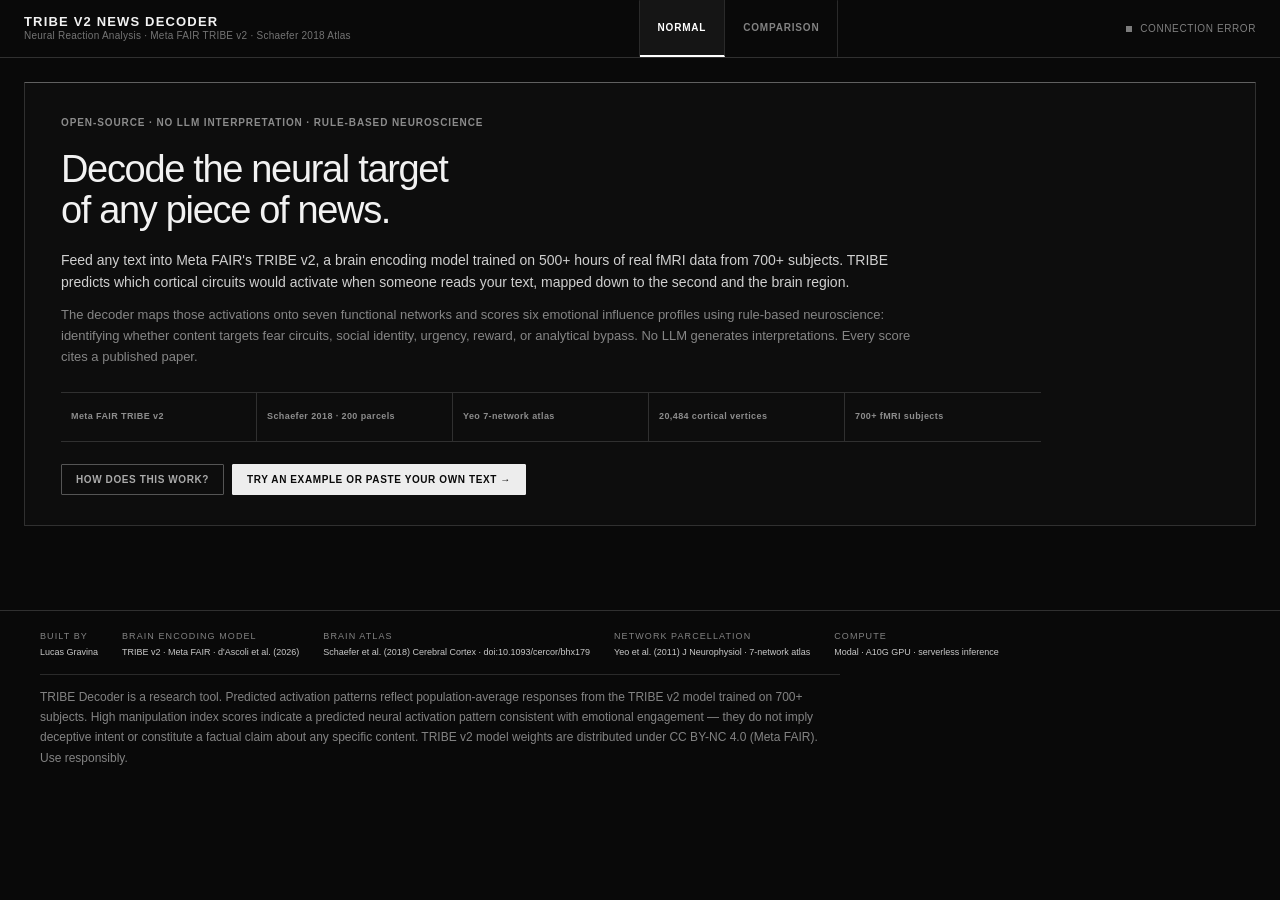
<file: fmri/index.html>
<!DOCTYPE html>
<html lang="en">
<head>
  <meta charset="UTF-8">
  <meta name="viewport" content="width=device-width, initial-scale=1.0">
  <meta name="robots" content="noindex, nofollow, noarchive">
  <link rel="canonical" href="https://lucasgravina.com/fmri/">
  <title>TRIBE Decoder — Neural Reaction Analysis</title>
  <meta name="description" content="Reverse-engineer what emotional brain circuits a piece of text is designed to activate. Powered by Meta FAIR's TRIBE v2 fMRI brain encoding model.">
  <meta property="og:title" content="TRIBE Decoder — Neural Reaction Analysis">
  <meta property="og:description" content="Feed any text into a brain encoding model trained on 500+ hours of real fMRI data. See which circuits it targets and why.">
  <meta property="og:type" content="website">
  <meta name="twitter:card" content="summary">
  <meta name="twitter:title" content="TRIBE Decoder">
  <meta name="twitter:description" content="Neural manipulation analysis powered by Meta FAIR TRIBE v2.">
  <meta name="theme-color" content="#090909">
  <link rel="icon" type="image/svg+xml" href="data:image/svg+xml,<svg xmlns='http://www.w3.org/2000/svg' viewBox='0 0 32 32'><rect width='32' height='32' fill='%23090909'/><rect x='7' y='7' width='18' height='18' fill='none' stroke='%23f2f2f2' stroke-width='2'/><path d='M11 12h10M11 16h7M11 20h10' stroke='%23f2f2f2' stroke-width='1.5'/></svg>">
  <style>
    *, *::before, *::after { box-sizing: border-box; margin: 0; padding: 0; }
    :root {
      --bg:#09090f; --surface:#0d0f1c; --surface-2:#111427; --border:#1c2040; --border-hi:#2a3060;
      --text:#c4cce0; --text-dim:#5a6080; --text-bright:#e8edf8;
      --cyan:#3af0c0; --cyan-dim:#1a7060; --cyan-glow:rgba(58,240,192,0.12);
      --amber:#f0a83a; --amber-dim:#705020; --amber-glow:rgba(240,168,58,0.10);
      --red:#f05a5a; --red-dim:#601c1c; --green:#3af08a; --green-dim:#1a6040;
      --mono:'JetBrains Mono','Courier New',monospace; --serif:'Crimson Pro',Georgia,serif;
    }
    html{height:100%}
    body{font-family:var(--mono);background:var(--bg);color:var(--text);font-size:13px;line-height:1.6;min-height:100%}
    ::-webkit-scrollbar{width:6px;background:var(--bg)}
    ::-webkit-scrollbar-thumb{background:var(--border-hi);border-radius:3px}

    /* ── Header ── */
    header{position:sticky;top:0;z-index:100;background:var(--bg);border-bottom:1px solid var(--border);padding:12px 32px;display:flex;align-items:center;justify-content:space-between;gap:16px;backdrop-filter:blur(8px)}
    .logo-wrap{display:flex;flex-direction:column;gap:2px;flex-shrink:0}
    .logo-main{font-size:15px;font-weight:600;letter-spacing:.25em;color:var(--cyan)}
    .logo-sub{font-size:10px;letter-spacing:.1em;color:var(--text-dim)}
    .status-wrap{display:flex;align-items:center;gap:8px;font-size:10px;letter-spacing:.12em;color:var(--text-dim);flex-shrink:0}
    .status-dot{width:7px;height:7px;border-radius:50%;background:var(--text-dim);transition:background .4s,box-shadow .4s}
    .status-dot.connected{background:var(--green);box-shadow:0 0 8px var(--green)}
    .status-dot.error{background:var(--red);box-shadow:0 0 8px var(--red)}
    .status-dot.checking{animation:pulse-dot 1.2s ease-in-out infinite;background:var(--amber)}
    @keyframes pulse-dot{0%,100%{opacity:1}50%{opacity:.3}}

    /* ── Mode toggle ── */
    .mode-toggle{display:flex;border:1px solid var(--border);border-radius:3px;overflow:hidden}
    .mode-btn{padding:7px 18px;font-family:var(--mono);font-size:10px;letter-spacing:.15em;border:none;background:transparent;color:var(--text-dim);cursor:pointer;transition:background .15s,color .15s;white-space:nowrap}
    .mode-btn:first-child{border-right:1px solid var(--border)}
    .mode-btn.active{background:var(--cyan-glow);color:var(--cyan)}
    .mode-btn:hover:not(.active){color:var(--text)}

    /* ── Layout ── */
    .main{max-width:1200px;margin:0 auto;padding:24px 32px 80px}

    /* ── Panel base ── */
    .panel{background:var(--surface);border:1px solid var(--border);border-radius:4px;margin-bottom:16px}
    .panel-header{padding:11px 20px;border-bottom:1px solid var(--border);display:flex;align-items:center;justify-content:space-between}
    .panel-header.clickable{cursor:pointer;user-select:none;transition:background .15s}
    .panel-header.clickable:hover{background:rgba(255,255,255,.02)}
    .panel-label{font-size:12px;letter-spacing:.1em;color:var(--text-bright);text-transform:uppercase;font-weight:500}
    .panel-body{padding:18px 20px}
    .collapse-arrow{font-size:10px;color:var(--text-dim);transition:transform .25s;display:inline-block;margin-left:8px}
    .collapse-arrow.open{transform:rotate(180deg)}

    /* ── Collapsible body ── */
    .collapsible-body{max-height:0;overflow:hidden;transition:max-height .3s ease}
    .collapsible-body.expanded{max-height:700px}

    /* ── Config panel ── */
    .config-status-row{display:flex;align-items:center;gap:8px;font-size:10px;letter-spacing:.12em;color:var(--text-dim)}
    .config-row{display:flex;gap:10px;align-items:center}
    .config-input{flex:1;background:var(--bg);border:1px solid var(--border);border-radius:3px;padding:9px 14px;font-family:var(--mono);font-size:12px;color:var(--text-bright);outline:none;transition:border-color .2s}
    .config-input:focus{border-color:var(--cyan-dim)}
    .config-input::placeholder{color:var(--text-dim)}

    /* ── Buttons ── */
    .btn{font-family:var(--mono);font-size:11px;font-weight:500;letter-spacing:.12em;border:1px solid;border-radius:3px;padding:9px 18px;cursor:pointer;transition:background .15s,color .15s,box-shadow .15s;white-space:nowrap}
    .btn-ghost{background:transparent;border-color:var(--border-hi);color:var(--text-dim)}
    .btn-ghost:hover{border-color:var(--cyan-dim);color:var(--cyan)}
    .btn-primary{background:transparent;border-color:var(--cyan-dim);color:var(--cyan)}
    .btn-primary:hover:not(:disabled){background:var(--cyan-glow);box-shadow:0 0 16px var(--cyan-glow)}
    .btn-primary:disabled{opacity:.3;cursor:not-allowed}

    /* ── Normal input panel ── */
    .input-preview{font-size:11px;color:var(--text-dim);max-width:320px;overflow:hidden;text-overflow:ellipsis;white-space:nowrap}
    .text-input{width:100%;background:var(--bg);border:1px solid var(--border);border-radius:3px;padding:14px 16px;font-family:var(--mono);font-size:12px;color:var(--text-bright);resize:vertical;min-height:150px;outline:none;line-height:1.7;transition:border-color .2s}
    .text-input:focus{border-color:var(--border-hi)}
    .text-input::placeholder{color:var(--text-dim)}
    .input-footer{display:flex;align-items:center;justify-content:space-between;padding-top:12px}
    .char-count{font-size:11px;color:var(--text-dim)}
    .char-count.warn{color:var(--amber)}

    /* ── Comparison mode inputs ── */
    .compare-sources{display:grid;grid-template-columns:1fr 1fr;gap:12px;margin-bottom:16px}
    @media(max-width:800px){.compare-sources{grid-template-columns:1fr}}
    .compare-source-card{background:var(--surface);border:1px solid var(--border);border-radius:4px;overflow:hidden}
    .compare-source-header{padding:10px 14px;display:flex;align-items:center;gap:8px;border-bottom:1px solid var(--border)}
    .source-dot{width:8px;height:8px;border-radius:50%;flex-shrink:0}
    .source-name-input{flex:1;background:transparent;border:none;font-family:var(--mono);font-size:11px;font-weight:500;letter-spacing:.08em;color:var(--text-bright);outline:none}
    .compare-textarea{width:100%;background:var(--bg);border:none;border-top:1px solid var(--border);padding:12px 14px;font-family:var(--mono);font-size:11px;color:var(--text-bright);resize:vertical;min-height:120px;outline:none;line-height:1.7}
    .compare-textarea::placeholder{color:var(--text-dim)}
    .compare-char-count{padding:6px 14px;font-size:10px;color:var(--text-dim);border-top:1px solid var(--border)}
    .compare-run-bar{display:flex;align-items:center;justify-content:flex-end;gap:12px;margin-bottom:16px}
    .compare-hint{font-size:10px;color:var(--text-dim)}

    /* ── Loading ── */
    .loading-panel{display:none;padding:36px 20px;text-align:center}
    .loading-panel.active{display:block}
    .scan-bar{width:100%;height:2px;background:var(--border);border-radius:1px;overflow:hidden;margin-bottom:24px;position:relative}
    .scan-bar::after{content:'';position:absolute;left:-40%;top:0;width:40%;height:100%;background:linear-gradient(90deg,transparent,var(--cyan),transparent);animation:scan 2s ease-in-out infinite}
    @keyframes scan{0%{left:-40%}100%{left:100%}}
    .loading-title{font-size:11px;letter-spacing:.2em;color:var(--cyan);margin-bottom:8px}
    .loading-sub{font-size:11px;color:var(--text-dim)}
    .loading-steps{margin-top:18px;display:flex;flex-direction:column;gap:6px;align-items:center}
    .step{font-size:10px;color:var(--text-dim);letter-spacing:.08em;padding:7px 16px;border:1px solid var(--border);border-radius:2px;opacity:0;transition:opacity .4s,color .4s,border-color .4s;display:flex;flex-direction:column;gap:3px;text-align:left;min-width:340px}
    .step.active{opacity:1;color:var(--amber);border-color:var(--amber-dim)}
    .step.done{opacity:1;color:var(--green);border-color:var(--green-dim)}
    .step-t{font-size:10px;letter-spacing:.08em}
    .step-h{font-size:9px;letter-spacing:.03em;font-family:var(--serif);display:none;line-height:1.4;margin-top:1px;font-style:italic}
    .step.active .step-h,.step.done .step-h{display:block}

    /* ── Results (shared) ── */
    .results-wrap{display:none}
    .results-wrap.active{display:block}
    .warning-bar{background:var(--amber-glow);border:1px solid var(--amber-dim);border-radius:3px;padding:10px 16px;font-size:11px;color:var(--amber);margin-bottom:16px}

    /* ── Back bar ── */
    .back-bar{display:flex;align-items:center;gap:12px;margin-bottom:20px;padding-bottom:16px;border-bottom:1px solid var(--border)}
    .back-btn{font-family:var(--mono);font-size:10px;letter-spacing:.14em;padding:6px 14px;border:1px solid var(--border-hi);border-radius:2px;background:transparent;color:var(--text-dim);cursor:pointer;transition:color .15s,border-color .15s}
    .back-btn:hover{color:var(--cyan);border-color:var(--cyan-dim)}
    .back-bar-title{font-size:10px;letter-spacing:.18em;color:var(--text-dim)}

    /* ── Normal results: primary card ── */
    .primary-card{background:var(--surface-2);border:1px solid var(--border);border-top:2px solid var(--cyan);border-radius:4px;padding:24px 28px;margin-bottom:16px;display:flex;flex-direction:column;gap:20px}
    .overview-header{border-bottom:1px solid var(--border);padding-bottom:18px}
    .overview-eyebrow{font-size:13px;letter-spacing:.18em;color:var(--cyan);margin-bottom:12px;font-weight:500}
    .overview-title{font-family:var(--serif);font-size:17px;font-weight:600;color:var(--text-bright);margin-bottom:10px}
    .overview-summary{font-family:var(--serif);font-size:14px;color:var(--text);line-height:1.75;max-width:760px}
    .overview-cols{display:flex;align-items:flex-start;justify-content:space-between;gap:32px}
    .overview-left{flex:1;min-width:0}
    .primary-eyebrow{font-size:10px;letter-spacing:.2em;color:var(--text-dim);margin-bottom:8px}
    .primary-reaction{font-family:var(--serif);font-size:18px;font-weight:600;color:var(--text-bright);line-height:1.2;margin-bottom:10px}
    .primary-outcome{font-family:var(--serif);font-style:italic;font-size:14px;color:var(--text-dim);max-width:480px;line-height:1.6}
    .primary-right{flex-shrink:0;display:flex;flex-direction:column;align-items:flex-end;text-align:right;min-width:180px}
    .manip-eyebrow{font-size:10px;letter-spacing:.2em;color:var(--text-dim);margin-bottom:6px}
    .manip-value{font-size:52px;font-weight:300;line-height:1;color:var(--cyan);letter-spacing:-2px}
    .manip-value.warn{color:var(--amber)}
    .manip-value.danger{color:var(--red)}
    .manip-scale{font-size:11px;color:var(--text-dim);margin-top:4px}

    /* ── Two col grid ── */
    .two-col{display:grid;grid-template-columns:1fr 1fr;gap:16px;margin-bottom:16px}
    @media(max-width:760px){.two-col{grid-template-columns:1fr}.overview-cols{flex-direction:column}.primary-right{align-items:flex-start;text-align:left}}

    /* ── Network bars ── */
    .network-bars{display:flex;flex-direction:column;gap:10px}
    .net-row{display:grid;grid-template-columns:52px 1fr 46px;align-items:center;gap:10px}
    .net-abbr{font-size:10px;letter-spacing:.1em;color:var(--text-dim);text-align:right}
    .net-bar-bg{height:8px;background:var(--border);border-radius:4px;overflow:hidden;position:relative}
    .net-bar-fill{height:100%;border-radius:4px;transition:width .8s cubic-bezier(.16,1,.3,1)}
    .net-value{font-size:11px;color:var(--text-dim);text-align:right}
    .net-label-row{margin-bottom:4px;display:flex;align-items:center;justify-content:space-between}
    .net-label{font-size:10px;letter-spacing:.06em}
    .net-badge{font-size:9px;letter-spacing:.1em;padding:1px 6px;border-radius:2px}

    /* ── ROI table ── */
    .roi-table{width:100%;border-collapse:collapse}
    .roi-table th{font-size:9px;letter-spacing:.15em;color:var(--text-dim);text-align:left;padding:0 0 10px;border-bottom:1px solid var(--border)}
    .roi-table td{padding:7px 0;border-bottom:1px solid var(--border);vertical-align:top}
    .roi-table tr:last-child td{border-bottom:none}
    .roi-name{font-size:11px;color:var(--text-bright);margin-bottom:2px}
    .roi-desc{font-size:10px;color:var(--text-dim);line-height:1.4}
    .roi-score{font-size:12px;text-align:right;white-space:nowrap;padding-left:12px}
    .roi-net{font-size:9px;letter-spacing:.1em;color:var(--text-dim);text-align:right;padding-left:8px}

    /* ── Brain map ── */
    .brain-map-wrap{display:flex;align-items:flex-start;gap:20px;flex-wrap:wrap}
    .brain-view-label{font-size:9px;letter-spacing:.15em;color:var(--text-dim);text-align:center;margin-bottom:6px}
    .brain-svg-wrap{flex:1;min-width:180px}
    .brain-legend{flex-shrink:0;display:flex;flex-direction:column;gap:8px;padding-top:24px}
    .brain-legend-item{display:flex;align-items:center;gap:8px;font-size:10px;color:var(--text-dim)}
    .legend-dot{width:10px;height:10px;border-radius:50%;flex-shrink:0}
    .legend-pct{margin-left:auto;font-size:10px;min-width:28px;text-align:right}

    /* ── Timeseries ── */
    .ts-chart-svg{width:100%;overflow:visible}
    .ts-legend{display:flex;flex-wrap:wrap;gap:12px;margin-top:12px}
    .ts-legend-item{display:flex;align-items:center;gap:6px;font-size:10px;color:var(--text-dim);cursor:pointer;user-select:none;transition:color .2s}
    .ts-legend-item:hover{color:var(--text)}
    .ts-legend-item.dimmed{opacity:.3}
    .ts-legend-line{width:20px;height:2px;border-radius:1px;flex-shrink:0}

    /* ── Segment breakdown ── */
    .segments-wrap{display:flex;flex-direction:column;gap:12px}
    .segment-row{display:flex;gap:14px;align-items:stretch}
    .segment-bar{width:3px;border-radius:2px;flex-shrink:0;min-height:20px}
    .segment-content{flex:1}
    .segment-text{font-family:var(--serif);font-size:14px;color:var(--text);line-height:1.65;margin-bottom:6px}
    .segment-meta{display:flex;align-items:center;gap:8px;flex-wrap:wrap}
    .segment-profile-badge{font-size:9px;letter-spacing:.12em;padding:2px 8px;border-radius:2px;border:1px solid}
    .segment-ts{font-size:9px;color:var(--text-dim)}
    .segment-scores{display:flex;gap:6px;flex-wrap:wrap;margin-top:6px}
    .seg-score-chip{font-size:9px;color:var(--text-dim);background:var(--bg);border:1px solid var(--border);border-radius:2px;padding:1px 6px}
    .segment-row{cursor:pointer;transition:background .15s}
    .segment-row:hover{background:rgba(255,255,255,.025);border-radius:3px}
    .segment-row.active-popup .segment-text{color:var(--text-bright)}

    /* ── Timeseries tooltip ── */
    .ts-tooltip{position:absolute;top:4px;background:var(--surface-2);border:1px solid var(--border-hi);border-radius:4px;padding:11px 14px;width:260px;pointer-events:none;z-index:10;box-shadow:0 4px 20px rgba(0,0,0,.5)}
    .ts-tooltip.hidden{display:none}
    .ts-tooltip-text{font-family:var(--serif);font-size:12px;line-height:1.6;color:var(--text-dim);margin-bottom:9px}
    .ts-tooltip-text b{color:var(--text-bright);font-weight:normal;font-style:italic}
    .ts-tooltip-net-row{display:flex;align-items:center;gap:8px;margin-bottom:3px}
    .ts-tooltip-net-name{font-size:10px;color:var(--text-dim);flex:1;min-width:0;overflow:hidden;text-overflow:ellipsis;white-space:nowrap}
    .ts-tooltip-net-bar-bg{width:50px;height:4px;background:var(--border);border-radius:2px;flex-shrink:0;overflow:hidden}
    .ts-tooltip-net-bar-fill{height:100%;border-radius:2px}
    .ts-tooltip-net-val{font-size:10px;font-weight:500;width:28px;text-align:right;flex-shrink:0}

    /* ── Segment popup ── */
    .seg-popup{position:fixed;inset:0;background:rgba(9,9,15,.7);z-index:500;display:flex;align-items:center;justify-content:center;backdrop-filter:blur(4px)}
    .seg-popup.hidden{display:none}
    .seg-popup-inner{background:var(--surface-2);border:1px solid var(--border-hi);border-radius:6px;width:min(600px,92vw);max-height:85vh;overflow-y:auto;padding:24px}
    .seg-popup-header{display:flex;align-items:center;gap:10px;margin-bottom:16px;justify-content:space-between;flex-wrap:wrap}
    .seg-popup-header-left{display:flex;align-items:center;gap:10px;flex-wrap:wrap}
    .seg-popup-close{background:transparent;border:1px solid var(--border);border-radius:3px;color:var(--text-dim);font-family:var(--mono);font-size:10px;letter-spacing:.1em;cursor:pointer;padding:4px 10px;transition:color .15s,border-color .15s}
    .seg-popup-close:hover{color:var(--text-bright);border-color:var(--border-hi)}
    .seg-popup-tr{font-size:10px;color:var(--text-dim);letter-spacing:.1em}
    .seg-ctx-prev,.seg-ctx-next{font-family:var(--serif);font-size:13px;color:var(--text-dim);line-height:1.6;padding:6px 0;opacity:.55}
    .seg-ctx-sep{font-size:8px;color:var(--border-hi);letter-spacing:.15em;padding:2px 0;margin:2px 0}
    .seg-ctx-current{font-family:var(--serif);font-size:14.5px;color:var(--text-bright);line-height:1.75;padding:12px 16px;background:var(--bg);border-left:3px solid var(--cyan);border-radius:0 3px 3px 0;margin:6px 0}
    .seg-popup-nets-label{font-size:9px;letter-spacing:.18em;color:var(--text-dim);margin-bottom:8px;margin-top:16px}
    .seg-popup-net-row{display:flex;align-items:center;gap:8px;margin-bottom:5px}
    .seg-popup-net-name{font-size:10px;color:var(--text-dim);width:32px;text-align:right;flex-shrink:0}
    .seg-popup-net-bar-bg{flex:1;height:5px;background:var(--border);border-radius:2px;overflow:hidden}
    .seg-popup-net-bar-fill{height:100%;border-radius:2px}
    .seg-popup-net-pct{font-size:10px;color:var(--text-dim);width:30px;flex-shrink:0}

    /* ── Profiles ── */
    .profiles-grid{display:flex;flex-direction:column;gap:14px}
    .profile-row{background:var(--bg);border:1px solid var(--border);border-radius:3px;padding:14px 16px;transition:border-color .2s}
    .profile-row.primary-profile{border-color:var(--border-hi)}
    .profile-header{display:flex;align-items:center;justify-content:space-between;margin-bottom:8px}
    .profile-label{font-size:12px;font-weight:500;color:var(--text-bright)}
    .profile-score-wrap{display:flex;align-items:center;gap:10px}
    .profile-score-bar{width:100px;height:6px;background:var(--border);border-radius:3px;overflow:hidden}
    .profile-score-fill{height:100%;border-radius:2px}
    .profile-score-num{font-size:11px;width:36px;text-align:right}
    .profile-mechanism{font-family:var(--serif);font-size:13px;color:var(--text-dim);line-height:1.65}
    .profile-lit{margin-top:8px;font-size:10px;color:var(--text-dim);border-top:1px solid var(--border);padding-top:8px;font-style:italic}
    .profile-networks{margin-bottom:8px;display:flex;gap:6px;flex-wrap:wrap}
    .net-chip{font-size:9px;letter-spacing:.1em;padding:2px 7px;border-radius:2px;background:var(--surface-2);border:1px solid var(--border);color:var(--text-dim)}

    /* ── Interpretation ── */
    .interp-grid{display:grid;grid-template-columns:1fr 1fr;gap:20px;margin-bottom:20px}
    @media(max-width:760px){.interp-grid{grid-template-columns:1fr}}
    .interp-eyebrow{font-size:9px;letter-spacing:.2em;color:var(--text-dim);margin-bottom:8px}
    .interp-text{font-family:var(--serif);font-size:14px;color:var(--text);line-height:1.7}
    .inoculation-block{background:var(--bg);border:1px solid var(--border);border-left:3px solid var(--cyan-dim);border-radius:0 3px 3px 0;padding:16px 18px;margin-top:20px}
    .inoculation-label{font-size:9px;letter-spacing:.2em;color:var(--cyan-dim);margin-bottom:8px}
    .inoculation-text{font-family:var(--serif);font-size:14px;color:var(--text);line-height:1.7}

    /* ── Raw stats ── */
    .raw-details{background:var(--surface);border:1px solid var(--border);border-radius:4px;margin-top:16px}
    .raw-summary{padding:12px 20px;font-size:10px;letter-spacing:.15em;color:var(--text-dim);cursor:pointer;user-select:none}
    .raw-summary:hover{color:var(--text)}
    .raw-body{padding:0 20px 20px;display:grid;grid-template-columns:repeat(auto-fill,minmax(200px,1fr));gap:12px}
    .raw-stat{background:var(--bg);border:1px solid var(--border);border-radius:3px;padding:10px 14px}
    .raw-stat-label{font-size:9px;letter-spacing:.12em;color:var(--text-dim);margin-bottom:4px}
    .raw-stat-value{font-size:14px;color:var(--text-bright)}

    /* ── Error ── */
    .error-panel{background:var(--red-dim);border:1px solid var(--red);border-radius:4px;padding:16px 20px;display:none;margin-bottom:16px}
    .error-panel.active{display:block}
    .error-title{font-size:11px;letter-spacing:.12em;color:var(--red);margin-bottom:6px}
    .error-msg{font-size:12px;color:var(--text);font-family:var(--serif)}

    /* ── Comparison results ── */
    .compare-summary{display:grid;grid-template-columns:1fr 1fr;gap:12px;margin-bottom:16px}
    @media(max-width:800px){.compare-summary{grid-template-columns:1fr}}
    .compare-summary-card{background:var(--surface);border:1px solid var(--border);border-radius:4px;padding:14px 16px;border-top-width:2px}
    .compare-card-source{font-size:10px;letter-spacing:.15em;margin-bottom:8px;display:flex;align-items:center;gap:6px}
    .compare-card-headline{font-family:var(--serif);font-size:12px;color:var(--text-dim);line-height:1.5;margin-bottom:10px;font-style:italic}
    .compare-card-reaction{font-size:12px;font-weight:500;color:var(--text-bright);margin-bottom:6px}
    .compare-card-manip{display:flex;align-items:baseline;gap:6px}
    .compare-manip-num{font-size:28px;font-weight:300;letter-spacing:-1px}
    .compare-manip-label{font-size:10px;color:var(--text-dim);letter-spacing:.1em}

    /* Delta table */
    .delta-table{width:100%;border-collapse:collapse}
    .delta-table th{font-size:9px;letter-spacing:.15em;color:var(--text-dim);padding:0 8px 10px 0;border-bottom:1px solid var(--border);text-align:left}
    .delta-table th:not(:first-child){text-align:right}
    .delta-table td{padding:8px 8px 8px 0;border-bottom:1px solid var(--border);vertical-align:middle}
    .delta-table tr:last-child td{border-bottom:none}
    .delta-net-name{font-size:10px;font-weight:500;color:var(--text-bright);letter-spacing:.08em}
    .delta-bar-cell{display:flex;align-items:center;gap:6px;justify-content:flex-end}
    .delta-mini-bar{height:4px;border-radius:2px;min-width:4px}
    .delta-pct{font-size:11px;min-width:32px;text-align:right}
    .delta-diff{font-size:11px;font-weight:500;text-align:right;min-width:44px}

    /* Framing diff */
    .framing-header{display:grid;gap:12px;margin-bottom:10px;padding-bottom:10px;border-bottom:1px solid var(--border);font-size:9px;letter-spacing:.15em;color:var(--text-dim)}
    .framing-row{padding:14px 0;border-bottom:1px solid var(--border);display:grid;gap:12px}
    .framing-row:last-child{border-bottom:none}
    .framing-sent{font-family:var(--serif);font-size:13px;color:var(--text-dim);line-height:1.5;grid-column:1/-1;margin-bottom:8px}
    .framing-cell{}
    .framing-badge{display:inline-flex;align-items:center;gap:5px;font-size:9px;padding:3px 8px;border-radius:2px;border:1px solid;margin-bottom:5px;letter-spacing:.08em}
    .framing-mini-scores{display:flex;flex-wrap:wrap;gap:4px;margin-top:4px}
    .framing-chip{font-size:9px;padding:1px 5px;background:var(--bg);border:1px solid var(--border);border-radius:2px;color:var(--text-dim)}

    /* Brain compare */
    .brain-compare-grid{display:grid;grid-template-columns:1fr 1fr;gap:12px}
    @media(max-width:800px){.brain-compare-grid{grid-template-columns:1fr}}
    .brain-compare-card{background:var(--surface);border:1px solid var(--border);border-radius:4px;padding:12px;text-align:center}
    .brain-compare-label{font-size:9px;letter-spacing:.12em;margin-bottom:8px}

    .hidden{display:none!important}

    /* ── Tooltip ── */
    .tt{position:fixed;z-index:9999;background:var(--surface-2);border:1px solid var(--border-hi);border-radius:4px;padding:12px 14px;max-width:300px;pointer-events:none;box-shadow:0 8px 32px rgba(0,0,0,.75);display:none}
    .tt-title{font-size:9px;letter-spacing:.18em;color:var(--cyan);margin-bottom:8px;text-transform:uppercase}
    .tt-value{font-size:20px;font-weight:300;color:var(--text-bright);letter-spacing:-.5px;line-height:1;margin-bottom:4px}
    .tt-body{font-family:var(--serif);font-size:12px;color:var(--text);line-height:1.55}
    .tt-note{font-size:11px;color:var(--text-dim);margin-top:6px;font-family:var(--serif);line-height:1.5}
    .tt-ref{font-size:9px;color:var(--text-dim);margin-top:8px;border-top:1px solid var(--border);padding-top:6px;font-style:italic;letter-spacing:.04em}
    .tt-badge{display:inline-block;font-size:9px;letter-spacing:.1em;padding:2px 7px;border-radius:2px;margin-bottom:6px;border:1px solid}

    /* ── Signal quality ── */
    .signal-row{display:flex;align-items:center;gap:12px;margin-top:8px;flex-wrap:wrap}
    .sq-wrap{display:flex;align-items:center;gap:6px;font-size:9px;letter-spacing:.12em;color:var(--text-dim)}
    .sq-dots{display:flex;gap:2px}
    .sq-dot{width:6px;height:6px;border-radius:1px;background:var(--border);transition:background .3s}
    .sq-dot.filled{background:var(--cyan)}
    .sq-label{font-size:9px;letter-spacing:.12em}
    .analytical-ratio{font-size:9px;color:var(--text-dim);letter-spacing:.08em}

    /* ── Comparison: divergence overview ── */
    .divergence-card{background:var(--surface-2);border:1px solid var(--border);border-radius:4px;padding:14px 18px;margin-bottom:16px;display:flex;align-items:flex-start;gap:32px;flex-wrap:wrap}
    .div-metric{min-width:100px}
    .div-metric-label{font-size:9px;letter-spacing:.18em;color:var(--text-dim);margin-bottom:4px}
    .div-metric-value{font-size:26px;font-weight:300;letter-spacing:-1px;line-height:1}
    .div-metric-sub{font-size:10px;color:var(--text-dim);margin-top:3px}
    .div-net-bars{flex:1;min-width:200px}
    .div-bar-row{display:grid;grid-template-columns:28px 1fr 28px 28px;align-items:center;gap:6px;margin-bottom:5px}
    .div-bar-bg{height:4px;background:var(--border);border-radius:2px;overflow:hidden;position:relative}
    .div-bar-fill{position:absolute;top:0;height:100%;border-radius:2px}

    /* ── Comparison: per-source panels ── */
    .src-panel{background:var(--surface);border:1px solid var(--border);border-radius:4px;margin-bottom:12px;overflow:hidden}
    .src-panel-header{padding:11px 16px;display:flex;align-items:center;justify-content:space-between;cursor:pointer;user-select:none;transition:background .15s}
    .src-panel-header:hover{background:rgba(255,255,255,.02)}
    .src-panel-body{display:none;padding:16px}
    .src-panel-body.open{display:block}
    .src-panel-grid{display:grid;grid-template-columns:1fr 1fr;gap:16px;margin-bottom:16px}
    @media(max-width:760px){.src-panel-grid{grid-template-columns:1fr}}
    .src-panel-section-label{font-size:9px;letter-spacing:.18em;color:var(--text-dim);margin-bottom:10px}

    /* ── Mini network bars (comparison panels) ── */
    .mini-nets{display:flex;flex-direction:column;gap:7px}
    .mini-net-row{display:grid;grid-template-columns:28px 1fr 32px;align-items:center;gap:6px}
    .mini-net-abbr{font-size:9px;letter-spacing:.06em;color:var(--text-dim);text-align:right}
    .mini-bar-bg{height:4px;background:var(--border);border-radius:2px;overflow:hidden}
    .mini-bar-fill{height:100%;border-radius:2px;transition:width .8s cubic-bezier(.16,1,.3,1)}
    .mini-net-pct{font-size:9px;color:var(--text-dim);text-align:right}

    /* ── Compact profiles (comparison panels) ── */
    .compact-profiles{display:flex;flex-direction:column;gap:7px}
    .compact-profile-row{display:grid;grid-template-columns:1fr 56px 30px;align-items:center;gap:8px}
    .compact-profile-name{font-size:10px;color:var(--text);white-space:nowrap;overflow:hidden;text-overflow:ellipsis}
    .compact-bar-bg{height:3px;background:var(--border);border-radius:2px;overflow:hidden}
    .compact-bar-fill{height:100%;border-radius:2px;transition:width .8s cubic-bezier(.16,1,.3,1)}
    .compact-profile-pct{font-size:9px;text-align:right}

    /* ── Comparison enhanced summary cards ── */
    .compare-summary-card .card-mini-nets{margin-top:10px;padding-top:10px;border-top:1px solid var(--border);display:flex;flex-direction:column;gap:5px}
    .compare-summary-card .card-mini-row{display:grid;grid-template-columns:24px 1fr 26px;align-items:center;gap:5px}
    .compare-summary-card .card-mini-abbr{font-size:8px;color:var(--text-dim);text-align:right}
    .compare-summary-card .card-mini-bar{height:3px;background:var(--border);border-radius:2px;overflow:hidden}
    .compare-summary-card .card-mini-fill{height:100%;border-radius:2px}
    .compare-summary-card .card-mini-pct{font-size:8px;color:var(--text-dim);text-align:right}
    .compare-summary-card .card-profiles{margin-top:10px;padding-top:10px;border-top:1px solid var(--border)}
    .compare-summary-card .card-profile-line{display:flex;align-items:center;gap:6px;margin-bottom:4px}
    .compare-summary-card .card-profile-dot{width:6px;height:6px;border-radius:50%;flex-shrink:0}
    .compare-summary-card .card-profile-name{font-size:10px;color:var(--text)}
    .compare-summary-card .card-profile-pct{font-size:10px;margin-left:auto}

    /* ── Timeseries clip ── */
    .ts-axis-label{font-family:var(--mono);font-size:9px;fill:var(--text-dim)}

    /* ── Hero ── */
    .hero{background:var(--surface);border:1px solid var(--border);border-top:2px solid var(--cyan);border-radius:4px;padding:56px 56px 52px;margin-bottom:16px;display:flex;align-items:center;gap:64px;min-height:calc(100vh - 210px)}
    .hero-text{flex:1;min-width:0}
    .hero-brain{flex-shrink:0;width:400px;opacity:.9}
    @media(max-width:860px){.hero{flex-direction:column;gap:32px;padding:48px 24px 56px;min-height:unset}.hero-brain{width:100%;max-width:380px;margin:0 auto}}
    .hero-eyebrow{font-size:9px;letter-spacing:.28em;color:var(--cyan-dim);margin-bottom:18px}
    .hero-headline{font-family:var(--serif);font-size:46px;font-weight:600;color:var(--text-bright);line-height:1.12;margin-bottom:22px}
    .hero-sub{font-family:var(--serif);font-size:15px;color:var(--text);line-height:1.8;margin-bottom:14px;max-width:580px}
    .hero-detail{font-family:var(--serif);font-size:13px;color:var(--text-dim);line-height:1.8;margin-bottom:28px;max-width:560px}
    .hero-badges{display:flex;flex-wrap:wrap;gap:8px;margin-bottom:28px}
    .hero-badge{font-size:9px;letter-spacing:.12em;padding:3px 10px;border:1px solid var(--border-hi);border-radius:2px;color:var(--text-dim)}
    .hero-actions{display:flex;gap:10px;flex-wrap:wrap;align-items:center;padding-top:22px;border-top:1px solid var(--border)}
    .hero-cta-btn{background:var(--cyan-glow);border-color:var(--cyan);color:var(--cyan);box-shadow:0 0 20px rgba(58,240,192,.12)}
    .hero-cta-btn:hover{background:rgba(58,240,192,.2)!important;box-shadow:0 0 28px rgba(58,240,192,.22)!important}

    /* ── Example buttons ── */
    .example-section{margin-bottom:14px;padding-bottom:14px;border-bottom:1px solid var(--border)}
    .example-label{font-size:9px;letter-spacing:.15em;color:var(--text-dim);margin-bottom:8px}
    .example-btns{display:flex;gap:6px;flex-wrap:wrap}
    .example-btn{font-family:var(--mono);font-size:10px;letter-spacing:.08em;padding:5px 12px;background:transparent;border:1px solid var(--border);border-radius:2px;color:var(--text-dim);cursor:pointer;transition:border-color .15s,color .15s;white-space:nowrap}
    .example-btn:hover{border-color:var(--cyan-dim);color:var(--cyan)}

    /* ── Methodology accordion ── */
    .method-accordion{background:var(--surface);border:1px solid var(--border);border-radius:4px;margin-bottom:16px;overflow:hidden}
    .method-header{padding:11px 20px;display:flex;align-items:center;justify-content:space-between;cursor:pointer;user-select:none;transition:background .15s}
    .method-header:hover{background:rgba(255,255,255,.02)}
    .method-body{max-height:0;overflow:hidden;transition:max-height .4s ease}
    .method-body.open{max-height:1400px}
    .method-inner{padding:16px 20px 20px}
    .method-steps{display:flex;flex-direction:column;gap:12px;margin-bottom:16px}
    .method-step{display:flex;gap:14px;align-items:flex-start}
    .method-step-num{width:22px;height:22px;border-radius:50%;border:1px solid var(--border-hi);display:flex;align-items:center;justify-content:center;font-size:9px;color:var(--cyan-dim);flex-shrink:0;margin-top:2px}
    .method-step-content{font-family:var(--serif);font-size:13px;color:var(--text);line-height:1.6}
    .method-step-label{font-size:10px;letter-spacing:.08em;color:var(--text-bright);font-family:var(--mono);display:block;margin-bottom:3px}
    .method-disclaimer{background:var(--bg);border-left:3px solid var(--amber-dim);padding:12px 16px;border-radius:0 3px 3px 0;font-family:var(--serif);font-size:13px;color:var(--text-dim);line-height:1.6;margin-top:16px}
    .method-disclaimer strong{font-family:var(--mono);font-size:9px;letter-spacing:.1em;color:var(--amber);display:block;margin-bottom:4px}

    /* ── Empty state ── */
    .empty-state{padding:48px 20px;text-align:center;display:flex;flex-direction:column;align-items:center;gap:10px}
    .empty-state-glyph{font-size:36px;opacity:.1;margin-bottom:4px}
    .empty-state-title{font-size:11px;letter-spacing:.2em;color:var(--text-dim)}
    .empty-state-sub{font-family:var(--serif);font-size:14px;color:var(--text-dim);max-width:380px;line-height:1.65}

    /* ── Results bar ── */
    .results-bar{display:flex;align-items:center;gap:8px;margin-bottom:16px}
    .results-bar-left{flex:1;font-family:var(--serif);font-size:13px;color:var(--text-dim);font-style:italic}
    .btn-sm{font-family:var(--mono);font-size:10px;letter-spacing:.1em;padding:6px 12px;border:1px solid var(--border-hi);border-radius:2px;background:transparent;color:var(--text-dim);cursor:pointer;transition:border-color .15s,color .15s}
    .btn-sm:hover{border-color:var(--cyan-dim);color:var(--cyan)}

    /* ── Elapsed timer ── */
    .elapsed-wrap{margin-top:14px;font-size:11px;color:var(--text-dim);letter-spacing:.06em}
    #elapsedTimer{color:var(--text-bright);font-variant-numeric:tabular-nums}

    /* ── Footer ── */
    footer{border-top:1px solid var(--border);padding:20px 32px 32px;font-size:10px;color:var(--text-dim);line-height:1.8}
    .footer-inner{max-width:1200px;margin:0 auto}
    .footer-credits{display:flex;flex-wrap:wrap;gap:24px;margin-bottom:14px}
    .footer-credit-label{letter-spacing:.12em;color:var(--text-dim);margin-bottom:2px}
    .footer-credit-val{color:var(--text)}
    .footer-disclaimer{font-family:var(--serif);font-size:12px;color:var(--text-dim);max-width:800px;border-top:1px solid var(--border);padding-top:12px;line-height:1.7}

    /* ── Methodology modal ── */
    .modal-overlay{position:fixed;inset:0;background:rgba(9,9,15,.94);z-index:10000;display:none;align-items:flex-start;justify-content:center;overflow-y:auto;padding:40px 16px 60px}
    .modal-overlay.open{display:flex}
    .modal-box{background:var(--surface);border:1px solid var(--border-hi);border-radius:6px;max-width:780px;width:100%;padding:36px 40px;position:relative;flex-shrink:0}
    @media(max-width:600px){.modal-box{padding:24px 20px}}
    .modal-close{position:absolute;top:16px;right:20px;background:none;border:1px solid var(--border);border-radius:2px;font-family:var(--mono);font-size:11px;letter-spacing:.12em;color:var(--text-dim);cursor:pointer;padding:4px 10px;transition:color .15s,border-color .15s}
    .modal-close:hover{color:var(--text);border-color:var(--border-hi)}
    .modal-title{font-family:var(--serif);font-size:22px;font-weight:600;color:var(--text-bright);margin-bottom:6px}
    .modal-sub{font-family:var(--serif);font-size:14px;color:var(--text-dim);margin-bottom:24px;line-height:1.6}
    .modal-section{margin-bottom:24px}
    .modal-section-title{font-size:9px;letter-spacing:.22em;color:var(--cyan-dim);margin-bottom:12px;border-bottom:1px solid var(--border);padding-bottom:6px}
    .modal-step{display:flex;gap:14px;align-items:flex-start;margin-bottom:12px}
    .modal-step-num{width:22px;height:22px;border-radius:50%;border:1px solid var(--cyan-dim);display:flex;align-items:center;justify-content:center;font-size:9px;color:var(--cyan-dim);flex-shrink:0;margin-top:2px}
    .modal-step-text{font-family:var(--serif);font-size:13px;color:var(--text);line-height:1.6}
    .modal-step-label{font-size:10px;letter-spacing:.08em;color:var(--text-bright);font-family:var(--mono);display:block;margin-bottom:3px}
    .modal-lim{background:var(--bg);border:1px solid var(--border);border-left:3px solid var(--amber-dim);border-radius:0 3px 3px 0;padding:10px 14px;margin-bottom:8px;font-family:var(--serif);font-size:13px;color:var(--text-dim);line-height:1.5}
    .modal-lim strong{font-family:var(--mono);font-size:9px;letter-spacing:.1em;color:var(--amber);display:block;margin-bottom:2px}
    .modal-cit{font-family:var(--serif);font-size:12px;color:var(--text-dim);line-height:1.8}

    /* ── Key Takeaway ── */
    .takeaway-card{background:var(--surface-2);border:1px solid var(--border);border-left:3px solid var(--cyan);border-radius:4px;padding:20px 24px;margin-bottom:16px}
    .takeaway-eyebrow{font-size:9px;letter-spacing:.22em;color:var(--cyan-dim);margin-bottom:10px}
    .takeaway-body{font-family:var(--serif);font-size:15px;color:var(--text-bright);line-height:1.75}

    /* ── Emotional Activation Score ── */
    .eas-row{display:grid;gap:12px;margin-bottom:16px}
    .eas-card{background:var(--surface);border:1px solid var(--border);border-radius:4px;padding:18px 20px;border-top-width:2px;display:flex;gap:20px;align-items:flex-start}
    @media(max-width:640px){.eas-card{flex-direction:column}}
    .eas-left{flex-shrink:0;min-width:110px}
    .eas-source-name{font-size:10px;letter-spacing:.15em;margin-bottom:6px}
    .eas-score-big{font-size:52px;font-weight:300;letter-spacing:-2px;line-height:1}
    .eas-score-sub{font-size:9px;letter-spacing:.08em;color:var(--text-dim);margin-top:5px;line-height:1.5}
    .eas-right{flex:1}
    .eas-right-label{font-size:9px;letter-spacing:.15em;color:var(--text-dim);margin-bottom:10px}
    .eas-comp-row{display:grid;grid-template-columns:1fr 80px 34px;align-items:center;gap:8px;margin-bottom:8px}
    .eas-comp-name{font-size:10px;color:var(--text)}
    .eas-comp-bar{height:5px;background:var(--border);border-radius:3px;overflow:hidden}
    .eas-comp-fill{height:100%;border-radius:3px;transition:width .8s cubic-bezier(.16,1,.3,1)}
    .eas-comp-pct{font-size:10px;text-align:right}

    /* ── Key differences ── */
    .key-diffs{display:grid;grid-template-columns:1fr 1fr 1fr;gap:10px;margin-bottom:16px}
    @media(max-width:800px){.key-diffs{grid-template-columns:1fr}}
    .key-diff-card{background:var(--surface);border:1px solid var(--border);border-radius:4px;padding:14px 16px}
    .key-diff-eyebrow{font-size:9px;letter-spacing:.18em;color:var(--text-dim);margin-bottom:7px}
    .key-diff-value{font-size:13px;font-weight:500;color:var(--text-bright);margin-bottom:6px}
    .key-diff-interp{font-family:var(--serif);font-size:12px;color:var(--text-dim);line-height:1.55}

    /* ── Network human labels ── */
    .net-human{font-size:10px;color:var(--text-dim);font-style:italic;margin-top:2px;font-family:var(--serif)}

    /* ── Layer sections ── */
    .layer-section{margin-bottom:12px}
    .layer-toggle{background:var(--surface);border:1px solid var(--border);border-radius:4px;padding:12px 20px;display:flex;align-items:center;justify-content:space-between;cursor:pointer;user-select:none;transition:background .15s}
    .layer-toggle:hover{background:rgba(255,255,255,.02)}
    .layer-toggle-left{display:flex;flex-direction:column;gap:2px}
    .layer-toggle-title{font-size:11px;letter-spacing:.12em;color:var(--text-bright);font-weight:500}
    .layer-toggle-hint{font-size:10px;color:var(--text-dim)}
    .layer-body{display:none;padding-top:12px}
    .layer-body.open{display:block}

    /* ── Framing summary ── */
    .framing-summary-card{background:var(--surface-2);border:1px solid var(--border);border-radius:4px;padding:14px 18px;margin-bottom:12px}
    .framing-summary-eyebrow{font-size:9px;letter-spacing:.18em;color:var(--text-dim);margin-bottom:8px}
    .framing-summary-text{font-family:var(--serif);font-size:14px;color:var(--text);line-height:1.65}

    /* ── Why this score ── */
    .why-score-wrap{margin-top:14px;padding-top:14px;border-top:1px solid var(--border)}
    .why-score-label{font-size:9px;letter-spacing:.18em;color:var(--text-dim);margin-bottom:8px}
    .phrase-ex{background:var(--bg);border:1px solid var(--border);border-radius:3px;padding:8px 12px;margin-bottom:6px;display:flex;align-items:flex-start;gap:10px}
    .phrase-ex-text{font-family:var(--serif);font-size:12px;color:var(--text);line-height:1.5;flex:1;font-style:italic}
    .phrase-ex-tag{font-size:9px;letter-spacing:.1em;padding:2px 7px;border-radius:2px;border:1px solid;white-space:nowrap;flex-shrink:0;margin-top:1px}

    /* ── Interpretation tags ── */
    .itag{display:inline-flex;align-items:center;font-size:9px;letter-spacing:.1em;padding:1px 7px;border-radius:2px;margin-left:6px;vertical-align:middle}
    .itag.high{color:var(--amber);background:var(--amber-glow);border:1px solid var(--amber-dim)}
    .itag.mod{color:var(--text-bright);background:rgba(255,255,255,.04);border:1px solid var(--border-hi)}
    .itag.low{color:var(--text-dim);background:transparent;border:1px solid var(--border)}

    /* ── Fade-in transitions ── */
    @keyframes fadeInUp{from{opacity:0;transform:translateY(6px)}to{opacity:1;transform:translateY(0)}}
    .results-wrap.active .primary-card{animation:fadeInUp .3s ease .0s both}
    .results-wrap.active .two-col{animation:fadeInUp .3s ease .08s both}

    /* ══════════════════════════════════════════════════════
       V2 REDESIGNED PRIMARY CARD
    ══════════════════════════════════════════════════════ */

    .v2-card {
      flex-direction: column !important;
      gap: 0 !important;
      padding: 0 !important;
      overflow: hidden;
      border-top: 2px solid var(--cyan) !important;
    }

    /* ── Top row: score + influence side by side ── */
    .v2-top-row {
      display: grid;
      grid-template-columns: 1fr 450px;
      gap: 0;
      border-bottom: 1px solid var(--border);
      background: linear-gradient(160deg, rgba(58,240,192,.04) 0%, transparent 60%);
    }
    .v2-score-col {
      padding: 32px 28px 28px 36px;
      border-right: 1px solid var(--border);
    }
    .v2-influence-col {
      padding: 28px 28px 28px 24px;
      display: flex;
      align-items: stretch;
      flex-shrink: 0;
      width: 450px;
    }
    .v2-influence-box {
      flex: 1;
      background: rgba(58,240,192,.025);
      border: 1px solid rgba(58,240,192,.15);
      border-radius: 4px;
      padding: 20px 22px;
      display: flex;
      flex-direction: column;
      justify-content: center;
      text-align: right;
    }
    .v2-influence-box .v2-section-label {
      color: var(--cyan-dim);
    }
    .v2-influence-box .primary-reaction {
      font-family: var(--serif) !important;
      font-size: 32px !important;
      font-weight: 600 !important;
      line-height: 1.2 !important;
      color: var(--text-bright) !important;
      margin-bottom: 14px !important;
    }
    .v2-influence-box .primary-outcome {
      font-family: var(--serif);
      font-size: 15px;
      color: var(--text-dim);
      font-style: italic;
      line-height: 1.75;
    }
    .v2-score-eyebrow {
      font-size: 11px;
      letter-spacing: .26em;
      color: var(--text-dim);
      margin-bottom: 10px;
      text-transform: uppercase;
    }
    .v2-score-number-row {
      display: flex;
      align-items: baseline;
      gap: 12px;
      line-height: 1;
    }
    .v2-score-number-row .manip-value {
      font-size: 95px !important;
      letter-spacing: -6px !important;
      line-height: .88 !important;
    }
    .v2-score-denom {
      font-size: 24px;
      color: var(--text-dim);
      letter-spacing: -.5px;
      padding-bottom: 10px;
      font-weight: 300;
    }
    #easBand {
      font-size: 11px !important;
      letter-spacing: .18em !important;
      margin-top: 12px !important;
      font-weight: 600 !important;
    }
    .v2-score-note {
      font-family: var(--serif);
      font-size: 11px;
      color: var(--text-dim);
      margin-top: 8px;
      line-height: 1.55;
    }

    /* ── Scale bar ── */
    .v2-scale-wrap {
      width: 100%;
      max-width: 100%;
      padding-bottom: 6px;
    }
    .v2-scale-track {
      height: 5px;
      border-radius: 3px;
      background: linear-gradient(to right,
        #1a4a32 0%, #1a5a40 25%,
        #504010 50%,
        #702020 75%,
        #901818 100%
      );
      position: relative;
      margin-bottom: 10px;
    }
    .v2-scale-marker {
      position: absolute;
      top: -7px;
      width: 3px;
      height: 19px;
      border-radius: 2px;
      background: var(--text-bright);
      transform: translateX(-50%);
      box-shadow: 0 0 10px rgba(232,237,248,.55);
      transition: left .9s cubic-bezier(.16,1,.3,1), background .4s;
      left: 0%;
    }
    .v2-scale-labels {
      display: flex;
      justify-content: space-between;
      font-size: 9px;
      letter-spacing: .05em;
      color: var(--text-dim);
      margin-bottom: 5px;
    }
    .v2-scale-zones {
      display: flex;
      justify-content: space-between;
      font-size: 8px;
      letter-spacing: .1em;
      color: rgb(182, 184, 198);
    }

    /* ── Body sections ── */
    .v2-section {
      padding: 24px 36px;
      border-bottom: 1px solid var(--border);
      width: 100%;
    }
    .v2-section-label {
      font-size: 11px;
      letter-spacing: .24em;
      color: var(--text-dim);
      margin-bottom: 12px;
      text-transform: uppercase;
    }



    /* ── Overview section ── */
    .v2-overview-section {
      display: flex;
      flex-direction: column;
    }
    .v2-overview-section .v2-section-label {
      margin-bottom: 12px;
    }
    .v2-overview-section .overview-summary {
      font-family: var(--serif);
      font-size: 15px;
      line-height: 1.9;
      color: var(--text);
      width: 100%;
      max-width: 1000px;
    }
    .v2-overview-section .overview-summary p {
      width: 100%;
    }
    .v2-overview-section .overview-summary p {
      margin-bottom: 16px;
    }
    .v2-overview-section .overview-summary p:last-child {
      margin-bottom: 0;
    }
    .v2-overview-section .overview-summary strong {
      color: var(--text-bright);
      font-weight: 600;
      font-style: normal;
    }

    /* ── Defense section ── */
    .v2-defense {
      padding: 22px 36px 24px;
      background: rgba(58,240,192,.025);
      border-top: 1px solid rgba(58,240,192,.15);
    }
    .v2-defense-label {
      font-size: 13px;
      letter-spacing: .24em;
      color: var(--cyan-dim);
      margin-bottom: 12px;
      text-transform: uppercase;
    }
    .v2-defense-text {
      font-family: var(--serif);
      font-size: 13px;
      color: var(--text);
      line-height: 1.85;
      max-width: 680px;
    }

    @media(max-width:760px){
      .v2-top-row{grid-template-columns:1fr}
      .v2-score-col{border-right:none;border-bottom:1px solid var(--border);padding:24px 20px 20px}
      .v2-influence-col{padding:20px}
      .v2-score-number-row .manip-value{font-size:80px!important;letter-spacing:-4px!important}
      .v2-section{padding:20px}
      .v2-defense{padding:20px}
    }

    /* ── Manip reference bar ── */
    .manip-ref{margin-top:14px;width:175px}
    .manip-ref-track{height:3px;border-radius:2px;background:linear-gradient(to right,#1a5040,#1a5560,#705020,#601c1c);position:relative;margin-bottom:7px}
    .manip-ref-marker{position:absolute;top:-5px;width:2px;height:13px;border-radius:1px;transform:translateX(-50%);transition:left .8s cubic-bezier(.16,1,.3,1),background .4s,box-shadow .4s}
    .manip-ref-zones{display:flex;justify-content:space-between;font-size:8px;letter-spacing:.05em;color:var(--text-dim)}
    .manip-ref-ctx{font-size:10px;color:var(--text-dim);margin-top:10px;font-family:var(--serif);font-style:italic;line-height:1.5;max-width:175px}

    /* ── Calibration toggle bar ── */
    .calibration-bar{display:flex;align-items:center;justify-content:space-between;gap:12px;margin-bottom:12px;padding:8px 0;border-bottom:1px solid var(--border);flex-wrap:wrap}
    .cal-left{display:flex;align-items:center;gap:10px;min-width:0}
    .cal-status{font-size:10px;color:var(--text-dim);font-family:var(--serif);font-style:italic}
    .cal-edit-btn{font-family:var(--mono);font-size:9px;letter-spacing:.1em;padding:3px 8px;border:1px solid var(--border);background:transparent;color:var(--text-dim);cursor:pointer;border-radius:2px;transition:all .15s;white-space:nowrap}
    .cal-edit-btn:hover{color:var(--cyan);border-color:var(--cyan-dim)}
    .cal-toggle{display:flex;border:1px solid var(--border);border-radius:3px;overflow:hidden;flex-shrink:0}
    .cal-btn{padding:5px 14px;font-family:var(--mono);font-size:9px;letter-spacing:.14em;border:none;background:transparent;color:var(--text-dim);cursor:pointer;transition:background .15s,color .15s;white-space:nowrap}
    .cal-btn:first-child{border-right:1px solid var(--border)}
    .cal-btn.active{background:var(--cyan-glow);color:var(--cyan)}
    .cal-btn:hover:not(.active):not(:disabled){color:var(--text)}
    .cal-btn:disabled{opacity:.3;cursor:not-allowed}

    /* ── Topic familiarity ── */
    .familiarity-row{display:flex;align-items:center;gap:10px;margin-top:10px;flex-wrap:wrap}
    .fam-label{font-size:9px;letter-spacing:.15em;color:var(--text-dim);white-space:nowrap;flex-shrink:0}
    .fam-btns{display:flex;gap:4px}
    .fam-btn{font-family:var(--mono);font-size:9px;letter-spacing:.1em;padding:3px 10px;border:1px solid var(--border);background:transparent;color:var(--text-dim);cursor:pointer;border-radius:2px;transition:all .15s}
    .fam-btn.active{border-color:var(--cyan-dim);color:var(--cyan);background:var(--cyan-glow)}
    .fam-btn:hover:not(.active){color:var(--text);border-color:var(--border-hi)}

    /* ── Survey modal ── */
    .survey-overlay{position:fixed;inset:0;background:rgba(9,9,15,.96);z-index:10002;display:none;align-items:flex-start;justify-content:center;overflow-y:auto;padding:40px 16px 60px}
    .survey-overlay.open{display:flex}
    .survey-box{background:var(--surface);border:1px solid var(--border-hi);border-radius:6px;max-width:660px;width:100%;padding:38px 44px;position:relative;flex-shrink:0}
    @media(max-width:600px){.survey-box{padding:24px 20px}}
    .survey-close{position:absolute;top:14px;right:16px;background:none;border:1px solid var(--border);border-radius:2px;font-family:var(--mono);font-size:10px;letter-spacing:.12em;color:var(--text-dim);cursor:pointer;padding:4px 10px;transition:color .15s,border-color .15s}
    .survey-close:hover{color:var(--text);border-color:var(--border-hi)}
    .survey-eyebrow{font-size:9px;letter-spacing:.25em;color:var(--cyan-dim);margin-bottom:8px}
    .survey-title{font-family:var(--serif);font-size:22px;font-weight:600;color:var(--text-bright);margin-bottom:8px}
    .survey-sub{font-family:var(--serif);font-size:13px;color:var(--text-dim);line-height:1.65;margin-bottom:28px;padding-bottom:22px;border-bottom:1px solid var(--border)}
    .survey-q{margin-bottom:26px}
    .survey-q-label{font-size:9px;letter-spacing:.22em;color:var(--text-bright);margin-bottom:4px;font-weight:500}
    .survey-q-sub{font-family:var(--serif);font-size:12px;color:var(--text-dim);margin-bottom:14px;line-height:1.55}
    .survey-slider-wrap{display:grid;grid-template-columns:1fr 200px 1fr;align-items:center;gap:14px;margin-bottom:7px}
    @media(max-width:500px){.survey-slider-wrap{grid-template-columns:1fr;gap:6px}}
    .survey-pole{font-family:var(--serif);font-size:11px;color:var(--text-dim);line-height:1.3}
    .survey-pole.right{text-align:right}
    input[type=range].survey-slider{-webkit-appearance:none;width:100%;height:2px;border-radius:1px;outline:none;cursor:pointer;background:var(--border)}
    input[type=range].survey-slider::-webkit-slider-thumb{-webkit-appearance:none;width:15px;height:15px;border-radius:50%;background:var(--cyan);cursor:pointer;box-shadow:0 0 8px rgba(58,240,192,.35);transition:box-shadow .15s,transform .15s}
    input[type=range].survey-slider::-webkit-slider-thumb:hover{box-shadow:0 0 16px rgba(58,240,192,.55);transform:scale(1.12)}
    input[type=range].survey-slider::-moz-range-thumb{width:15px;height:15px;border-radius:50%;background:var(--cyan);cursor:pointer;border:none;box-shadow:0 0 8px rgba(58,240,192,.35)}
    .survey-cite{font-family:var(--serif);font-size:9px;color:var(--text-dim);font-style:italic;opacity:.55;line-height:1.5;margin-top:3px}
    .survey-age-btns{display:flex;gap:7px;flex-wrap:wrap;margin-bottom:7px}
    .survey-age-btn{font-family:var(--mono);font-size:10px;letter-spacing:.12em;padding:7px 18px;border:1px solid var(--border);background:transparent;color:var(--text-dim);cursor:pointer;border-radius:2px;transition:all .15s;min-width:64px;text-align:center}
    .survey-age-btn.active{border-color:var(--cyan-dim);color:var(--cyan);background:var(--cyan-glow)}
    .survey-age-btn:hover:not(.active){color:var(--text);border-color:var(--border-hi)}
    .survey-actions{display:flex;align-items:center;gap:14px;padding-top:22px;border-top:1px solid var(--border)}
    .survey-disclaimer{font-family:var(--serif);font-size:10px;color:var(--text-dim);font-style:italic;flex:1;line-height:1.5}

    /* ── Personalize nudge ── */
    @keyframes nudgeIn{from{opacity:0;transform:translateY(-4px)}to{opacity:1;transform:translateY(0)}}
    .personalize-nudge{display:flex;align-items:center;gap:12px;padding:10px 14px;background:var(--cyan-glow);border:1px solid var(--cyan-dim);border-radius:3px;margin-top:10px;animation:nudgeIn .4s ease .6s both}
    .nudge-text{font-family:var(--serif);font-size:12px;color:var(--cyan);flex:1;line-height:1.5}
    .nudge-text strong{font-family:var(--mono);font-size:9px;letter-spacing:.12em;font-style:normal}
    .nudge-dismiss{font-size:9px;color:var(--cyan-dim);cursor:pointer;padding:3px 8px;border:1px solid var(--cyan-dim);border-radius:2px;background:transparent;font-family:var(--mono);letter-spacing:.1em;transition:all .15s;flex-shrink:0}
    .nudge-dismiss:hover{color:var(--cyan);border-color:var(--cyan)}

    /* ── Personalize toast (top-right) ── */
    .personalize-toast{position:fixed;top:68px;right:20px;background:var(--surface-2);border:1px solid var(--cyan-dim);border-radius:4px;padding:12px 16px;z-index:400;max-width:220px;display:none;box-shadow:0 4px 20px rgba(0,0,0,.5);animation:nudgeIn .3s ease}
    .personalize-toast.visible{display:block}
    .personalize-toast-title{font-size:10px;letter-spacing:.15em;color:var(--cyan);margin-bottom:6px;font-weight:500}
    .personalize-toast-body{font-family:var(--serif);font-size:12px;color:var(--text-dim);line-height:1.5;margin-bottom:10px}
    .personalize-toast-btn{font-family:var(--mono);font-size:9px;letter-spacing:.12em;padding:4px 10px;border:1px solid var(--cyan-dim);border-radius:2px;background:transparent;color:var(--cyan);cursor:pointer;transition:all .15s;display:block;width:100%;text-align:center}
    .personalize-toast-btn:hover{background:var(--cyan-glow)}
    .personalize-toast-close{position:absolute;top:6px;right:8px;font-size:10px;color:var(--text-dim);cursor:pointer;background:none;border:none;padding:2px 4px}

    /* ── Technical details collapsible ── */
    .tech-details{margin-bottom:16px}
    .tech-details-toggle{background:var(--surface);border:1px solid var(--border);border-radius:4px;padding:11px 20px;display:flex;align-items:center;justify-content:space-between;cursor:pointer;user-select:none;transition:background .15s}
    .tech-details-toggle:hover{background:rgba(255,255,255,.02)}
    .tech-details-label{font-size:10px;letter-spacing:.15em;color:var(--text-dim)}
    .tech-details-hint{font-size:10px;color:var(--text-dim);font-style:italic;font-family:var(--serif)}
    .tech-details-body{display:none;padding-top:12px}
    .tech-details-body.open{display:block}

    /* ── Mobile improvements ── */
    @media(max-width:600px){
      .hero{padding:32px 16px 40px}
      .hero-headline{font-size:28px}
      header{padding:10px 16px;flex-wrap:wrap;gap:10px}
      .main{padding:16px 16px 60px}
      .primary-card{padding:18px 20px;flex-direction:column}
      .primary-right{text-align:left}
      .manip-value{font-size:40px}
      footer{padding:16px 16px 24px}
      .results-bar{flex-wrap:wrap}
    }

    /* ════════════════════════════════════════════════════════════════════════
       MONOCHROME RESEARCH-INSTRUMENT INTERFACE
       Presentation-only overrides. Existing content, IDs and behavior stay
       untouched so the analysis pipeline continues to work as before.
    ════════════════════════════════════════════════════════════════════════ */
    :root {
      --bg:#090909;
      --surface:#0f0f0f;
      --surface-2:#141414;
      --border:#2a2a2a;
      --border-hi:#505050;
      --text:#c9c9c9;
      --text-dim:#838383;
      --text-bright:#f2f2f2;
      --cyan:#f2f2f2;
      --cyan-dim:#a0a0a0;
      --cyan-glow:rgba(255,255,255,.035);
      --amber:#d0d0d0;
      --amber-dim:#606060;
      --amber-glow:rgba(255,255,255,.045);
      --red:#eeeeee;
      --red-dim:#242424;
      --green:#e1e1e1;
      --green-dim:#686868;
      --sans:"Helvetica Neue",Helvetica,Arial,sans-serif;
      --mono:"SFMono-Regular",Consolas,"Liberation Mono",monospace;
      --serif:var(--sans);
    }

    html{background:var(--bg)}
    body{
      background:var(--bg);
      color:var(--text);
      font-family:var(--sans);
      font-size:14px;
      line-height:1.55;
      letter-spacing:0;
      font-synthesis:none;
    }
    button,input,textarea{font-family:inherit}
    button:focus-visible,input:focus-visible,textarea:focus-visible,[tabindex]:focus-visible{
      outline:2px solid var(--text-bright);
      outline-offset:2px;
    }
    ::selection{background:#ededed;color:#090909}
    ::-webkit-scrollbar{width:10px;height:10px;background:#090909}
    ::-webkit-scrollbar-thumb{background:#3a3a3a;border:2px solid #090909;border-radius:0}

    /* Flat geometry and restrained motion */
    .panel,.primary-card,.compare-source-card,.compare-summary-card,.profile-row,
    .key-diff-card,.eas-card,.framing-summary-card,.layer-toggle,.tech-details-toggle,
    .raw-details,.takeaway-card,.delta-table,.modal-box,.survey-box,.seg-popup-inner,
    .ts-tooltip,.personalize-toast,.phrase-ex,.warning-bar,.error-panel{
      border-radius:1px!important;
      box-shadow:none!important;
    }
    .btn,.btn-sm,.back-btn,.example-btn,.mode-toggle,.cal-toggle,.cal-edit-btn,
    .fam-btn,.survey-age-btn,.survey-close,.modal-close,.seg-popup-close,
    .nudge-dismiss,.personalize-toast-btn{
      border-radius:1px!important;
      box-shadow:none!important;
      text-shadow:none!important;
    }

    /* Application toolbar */
    header{
      min-height:58px;
      padding:0 24px;
      gap:24px;
      background:#090909;
      border-bottom-color:#303030;
      backdrop-filter:none;
    }
    .logo-wrap{gap:0;line-height:1.25}
    .logo-main{
      color:var(--text-bright);
      font-family:var(--sans);
      font-size:13px;
      font-weight:600;
      letter-spacing:.09em;
    }
    .logo-sub{
      color:#747474;
      font-family:var(--sans);
      font-size:10px;
      letter-spacing:.025em;
    }
    .mode-toggle{border:0;border-left:1px solid var(--border);border-right:1px solid var(--border)}
    .mode-btn{
      min-height:57px;
      padding:0 18px;
      font-family:var(--sans);
      font-size:10px;
      font-weight:600;
      letter-spacing:.08em;
      border-bottom:2px solid transparent;
    }
    .mode-btn:first-child{border-right:1px solid var(--border)}
    .mode-btn.active{background:#151515;color:#fff;border-bottom-color:#fff}
    .mode-btn:hover:not(.active){background:#111;color:#d8d8d8}
    .status-wrap{font-family:var(--sans);font-size:10px;letter-spacing:.06em;color:#7f7f7f}
    .status-dot{
      width:6px;
      height:6px;
      border-radius:0;
      background:#606060;
      box-shadow:none!important;
    }
    .status-dot.connected{background:#efefef}
    .status-dot.error{background:#7c7c7c}
    .status-dot.checking{background:#a0a0a0;animation:pulse-dot 1.6s step-end infinite}

    /* Workspace and neutral controls */
    .main{max-width:1280px;padding:24px 24px 72px}
    .panel{background:var(--surface);border-color:var(--border);margin-bottom:12px}
    .panel-header{min-height:44px;padding:10px 16px;background:#111;border-bottom-color:var(--border)}
    .panel-header.clickable:hover,.layer-toggle:hover,.tech-details-toggle:hover{background:#161616}
    .panel-label,.layer-toggle-title,.tech-details-label{
      color:var(--text-bright);
      font-family:var(--sans);
      font-size:10px;
      font-weight:600;
      letter-spacing:.09em;
    }
    .panel-body{padding:16px}
    .btn,.btn-sm,.back-btn,.example-btn,.cal-btn,.cal-edit-btn,.fam-btn,
    .survey-age-btn,.nudge-dismiss,.personalize-toast-btn{
      font-family:var(--sans)!important;
      font-weight:600;
      letter-spacing:.06em!important;
    }
    .btn{padding:9px 14px;font-size:10px}
    .btn-primary{
      background:#ededed;
      border-color:#ededed;
      color:#0a0a0a;
    }
    .btn-primary:hover:not(:disabled){background:#fff;border-color:#fff;color:#000;box-shadow:none}
    .btn-ghost{background:transparent;border-color:#505050;color:#b5b5b5}
    .btn-ghost:hover{background:#171717;border-color:#8c8c8c;color:#f2f2f2}
    .btn:disabled{background:#1b1b1b;border-color:#303030;color:#5f5f5f;opacity:1}
    .btn-sm,.back-btn,.cal-edit-btn{
      background:transparent;
      border-color:#454545;
      color:#9b9b9b;
    }
    .btn-sm:hover,.back-btn:hover,.cal-edit-btn:hover{background:#171717;border-color:#777;color:#eee}
    .text-input,.compare-textarea,.config-input,.source-name-input{
      background:#0a0a0a;
      color:#e5e5e5;
      font-family:var(--sans);
      font-size:13px;
      border-radius:1px;
      caret-color:#fff;
    }
    .text-input{min-height:190px;padding:15px 16px;line-height:1.6}
    .text-input:focus,.config-input:focus{border-color:#8a8a8a}
    .text-input::placeholder,.compare-textarea::placeholder,.config-input::placeholder{color:#5f5f5f}
    .example-section{display:flex;align-items:center;gap:14px;padding-bottom:12px;margin-bottom:12px}
    .example-label{margin:0;color:#737373;font-family:var(--sans);letter-spacing:.08em;white-space:nowrap}
    .example-btns{gap:0}
    .example-btn{border-color:#383838;color:#929292;border-right:0;padding:5px 10px}
    .example-btn:last-child{border-right:1px solid #383838}
    .example-btn:hover{background:#171717;border-color:#595959;color:#e5e5e5}
    .input-footer{gap:20px}
    .cal-toggle{border-color:#3a3a3a}
    .cal-btn{font-size:9px;color:#737373}
    .cal-btn.active,.fam-btn.active,.survey-age-btn.active{
      background:#e8e8e8!important;
      border-color:#e8e8e8!important;
      color:#0b0b0b!important;
    }

    /* Cover becomes a compact product brief, not a marketing hero */
    .hero{
      min-height:0;
      display:block;
      padding:32px 36px 30px;
      margin-bottom:12px;
      background:#0d0d0d;
      border:1px solid #303030;
      border-top:1px solid #606060;
      border-radius:1px;
    }
    .hero-text{max-width:980px}
    .hero-brain{display:none}
    .hero-eyebrow{
      margin-bottom:18px;
      color:#8b8b8b;
      font-family:var(--sans);
      font-size:10px;
      font-weight:600;
      letter-spacing:.09em;
      text-transform:uppercase;
    }
    .hero-headline{
      max-width:720px;
      margin-bottom:18px;
      color:#f2f2f2;
      font-family:var(--sans);
      font-size:38px;
      font-weight:500;
      letter-spacing:-.035em;
      line-height:1.08;
    }
    .hero-sub,.hero-detail{
      max-width:860px;
      font-family:var(--sans);
      font-style:normal;
      line-height:1.6;
    }
    .hero-sub{margin-bottom:12px;color:#d0d0d0;font-size:14px}
    .hero-detail{margin-bottom:24px;color:#858585;font-size:13px}
    .hero-badges{
      display:grid;
      grid-template-columns:repeat(5,minmax(0,1fr));
      gap:0;
      margin:0 0 22px;
      border-top:1px solid #303030;
      border-bottom:1px solid #303030;
    }
    .hero-badge{
      min-height:48px;
      display:flex;
      align-items:center;
      padding:8px 10px;
      border:0;
      border-right:1px solid #303030;
      border-radius:0;
      color:#8d8d8d;
      font-family:var(--sans);
      font-size:9px;
      font-weight:600;
      letter-spacing:.045em;
    }
    .hero-badge:last-child{border-right:0}
    .hero-actions{gap:8px;padding:0;border:0}
    .hero-actions .btn:first-child{background:transparent;border-color:#555;color:#aaa}
    .hero-actions .btn:first-child:hover{background:#171717;color:#f0f0f0}
    .hero-cta-btn,.hero-cta-btn:hover{box-shadow:none!important}

    /* Input, empty and loading states */
    .back-bar{margin-bottom:14px;padding-bottom:12px}
    .back-bar-title{font-family:var(--sans);font-size:10px;letter-spacing:.07em}
    .empty-state{min-height:210px;justify-content:center;padding:36px 20px;gap:8px;text-align:left;align-items:flex-start}
    .empty-state-glyph{display:none}
    .empty-state-title{color:#a5a5a5;font-family:var(--sans);font-size:10px;letter-spacing:.08em}
    .empty-state-sub{max-width:620px;color:#777;font-family:var(--sans);font-size:13px;line-height:1.6}
    .loading-panel{padding:32px 20px;text-align:left}
    .scan-bar{height:1px;border-radius:0;background:#303030}
    .scan-bar::after{background:#ececec;animation:scan 2.4s linear infinite}
    .loading-title{color:#ededed;font-family:var(--sans);font-size:10px;letter-spacing:.1em}
    .loading-steps{align-items:stretch;max-width:660px}
    .step{min-width:0;border-radius:1px;font-family:var(--sans);letter-spacing:.02em}
    .step.active{color:#eee;border-color:#6e6e6e}
    .step.done{color:#aaa;border-color:#444}
    .step-h{font-family:var(--sans);font-style:normal}

    /* Results: reduce score spectacle and increase scanability */
    .results-bar{margin-bottom:10px}
    .results-bar-left,.cal-status{font-family:var(--sans);font-style:normal;font-size:11px}
    .calibration-bar{padding:8px 0;margin-bottom:10px}
    .primary-card,.v2-card{
      background:#0e0e0e;
      border:1px solid #303030!important;
      border-top:1px solid #707070!important;
      margin-bottom:12px;
    }
    .v2-top-row{
      grid-template-columns:320px minmax(0,1fr);
      background:#0e0e0e;
      border-bottom-color:#303030;
    }
    .v2-score-col{padding:24px;border-right-color:#303030}
    .v2-score-eyebrow,.v2-section-label,.v2-defense-label{
      color:#858585;
      font-family:var(--sans);
      font-size:9px;
      font-weight:600;
      letter-spacing:.1em;
    }
    .v2-score-number-row .manip-value{
      color:#f3f3f3!important;
      font-family:var(--sans);
      font-size:64px!important;
      font-weight:400;
      letter-spacing:-.055em!important;
      font-variant-numeric:tabular-nums;
    }
    .manip-value.warn,.manip-value.danger{color:#f3f3f3!important}
    .v2-score-denom{font-family:var(--sans);font-size:17px;color:#777}
    #easBand{color:#bdbdbd!important;font-family:var(--sans)!important;font-size:9px!important;letter-spacing:.08em!important}
    .v2-score-note{font-family:var(--sans);font-style:normal}
    .v2-scale-track,.manip-ref-track{
      height:4px;
      border-radius:0;
      background:linear-gradient(to right,#333,#e5e5e5);
    }
    .v2-scale-marker{height:16px;top:-6px;border-radius:0;background:#fff;box-shadow:none}
    .v2-scale-zones{color:#777}
    .v2-influence-col{width:auto;padding:24px;align-items:stretch}
    .v2-influence-box{
      justify-content:flex-start;
      padding:0;
      background:transparent;
      border:0;
      border-radius:0;
      text-align:left;
    }
    .v2-influence-box .v2-section-label{color:#858585}
    .v2-influence-box .primary-reaction{
      margin-bottom:10px!important;
      color:#f0f0f0!important;
      font-family:var(--sans)!important;
      font-size:26px!important;
      font-weight:500!important;
      letter-spacing:-.025em;
    }
    .v2-influence-box .primary-outcome{
      max-width:760px;
      color:#999;
      font-family:var(--sans);
      font-size:13px;
      font-style:normal;
      line-height:1.6;
    }
    #cautionBadge span{background:transparent!important;border-color:#505050!important;color:#aaa!important;border-radius:1px!important}
    .v2-section{padding:20px 24px;border-bottom-color:#303030}
    .v2-overview-section .overview-summary,.v2-defense-text{
      color:#bcbcbc;
      font-family:var(--sans);
      font-size:13px;
      line-height:1.7;
    }
    .v2-defense{padding:18px 24px;background:#121212;border-top-color:#343434}
    .v2-defense-label{color:#909090}

    /* Data components */
    .network-bars,.profiles-grid{gap:8px}
    .profile-row{padding:12px 14px;background:#0b0b0b}
    .profile-row.primary-profile{border-color:#666}
    .profile-label{font-family:var(--sans);font-size:12px;font-weight:500}
    .profile-mechanism,.profile-citation,.segment-text,.key-diff-interp,
    .framing-summary-text,.phrase-ex-text,.takeaway-body,.net-human,
    .ts-tooltip-text,.seg-ctx-prev,.seg-ctx-next,.seg-ctx-current{
      font-family:var(--sans)!important;
      font-style:normal!important;
    }
    .profile-score-bar,.net-bar-bg,.eas-comp-bar,.card-mini-bar,.ts-tooltip-net-bar-bg,
    .seg-popup-net-bar-bg{border-radius:0;background:#2b2b2b}
    .profile-score-fill,.net-bar-fill,.eas-comp-fill,.card-mini-fill,
    .ts-tooltip-net-bar-fill,.seg-popup-net-bar-fill{border-radius:0;filter:saturate(0)}
    .net-row{grid-template-columns:60px minmax(0,1fr) 48px}
    .net-value,.profile-score-num,.roi-score,.eas-score-big,.eas-comp-pct,
    .legend-pct,.delta-val{font-family:var(--mono);font-variant-numeric:tabular-nums}
    .brain-map-wrap svg,.brain-compare-grid svg{filter:grayscale(1)}
    .brain-map-wrap svg path,.brain-compare-grid svg path{fill:#111!important;stroke:#454545!important}
    .brain-map-wrap svg text,.brain-compare-grid svg text{fill:#d0d0d0!important}
    .legend-dot,.source-dot,.card-profile-dot{border-radius:1px;filter:grayscale(1)}
    .ts-chart-svg,.ts-legend-line{filter:grayscale(1)}
    .segment-bar{border-radius:0;filter:grayscale(1)}
    .segment-row:hover{background:#141414;border-radius:0}
    .segment-profile-badge,.seg-score-chip,.net-badge,.phrase-ex-tag,.itag{border-radius:1px;filter:grayscale(1)}
    .takeaway-card{background:#101010;border-left:2px solid #a0a0a0}
    .raw-summary,.layer-toggle,.tech-details-toggle{font-family:var(--sans)}
    .layer-toggle,.tech-details-toggle{padding:12px 16px;background:#101010}
    .signal-row,.warning-bar,.itag.high,.itag.mod{filter:grayscale(1)}
    .warning-bar{background:#151515;border-color:#555;color:#bdbdbd}
    .error-panel{background:#121212;border-color:#666;color:#eee}

    /* Comparison reads like a side-by-side instrument */
    #compareBlurb{background:#0f0f0f!important;border-color:#303030!important;border-radius:1px!important;padding:10px 14px!important}
    #compareBlurb span{font-family:var(--sans)!important;font-style:normal!important}
    .compare-sources{gap:10px;margin-bottom:10px}
    .compare-source-card{background:#0e0e0e;border-top-color:#707070!important}
    .compare-source-card:nth-child(2){border-top-color:#3f3f3f!important}
    .compare-source-header{min-height:42px;padding:8px 12px}
    .source-name-input{font-weight:600;letter-spacing:.02em;color:#e8e8e8!important}
    .source-dot{background:#d9d9d9!important}
    .compare-source-card:nth-child(2) .source-dot{background:#777!important}
    .compare-textarea{min-height:170px;border-top-color:#292929}
    .compare-summary{gap:10px;margin-bottom:12px}
    .compare-summary-card,.eas-card,.key-diff-card,.framing-summary-card{background:#0f0f0f;border-top-color:#5f5f5f!important}
    .eas-score-big{color:#eee!important;font-size:42px;font-weight:400;letter-spacing:-.04em}
    .key-diffs{gap:8px;margin-bottom:12px}

    /* Dialogs and persistent footer */
    .modal-overlay,.survey-overlay,.seg-popup{background:rgba(0,0,0,.94);backdrop-filter:none}
    .modal-box,.survey-box,.seg-popup-inner{background:#101010;border-color:#454545}
    .modal-title,.survey-title{font-family:var(--sans);font-size:22px;font-weight:500;letter-spacing:-.02em}
    .modal-sub,.modal-step-text,.modal-lim,.modal-cit,.survey-sub,.survey-q-sub,
    .survey-pole,.survey-cite,.survey-disclaimer{
      font-family:var(--sans);
      font-style:normal;
    }
    .modal-section-title,.survey-eyebrow{color:#919191;font-family:var(--sans);letter-spacing:.1em}
    .modal-step-num{border-radius:0;border-color:#666;color:#bbb;font-family:var(--mono)}
    .modal-lim{background:#0b0b0b;border-left-color:#777}
    .modal-lim strong{color:#bbb;font-family:var(--sans)}
    input[type=range].survey-slider{border-radius:0;background:#3a3a3a}
    input[type=range].survey-slider::-webkit-slider-thumb{border-radius:0;background:#eee;box-shadow:none}
    input[type=range].survey-slider::-webkit-slider-thumb:hover{box-shadow:none;transform:none}
    input[type=range].survey-slider::-moz-range-thumb{border-radius:0;background:#eee;box-shadow:none}
    .personalize-nudge{background:#121212;border-color:#424242;border-radius:1px;animation:none}
    .nudge-text{color:#aaa;font-family:var(--sans)}
    .nudge-text strong{font-family:var(--sans)}
    .personalize-toast{border-color:#555;animation:none}
    .personalize-toast-title{color:#ddd}
    footer{padding:18px 24px 28px;border-top-color:#303030;font-family:var(--sans);font-size:9px;line-height:1.6}

    @media(max-width:900px){
      .hero-badges{grid-template-columns:repeat(2,minmax(0,1fr))}
      .hero-badge{border-bottom:1px solid #303030}
      .v2-top-row{grid-template-columns:260px minmax(0,1fr)}
    }
    @media(max-width:760px){
      header{min-height:auto;padding:10px 14px;gap:10px;flex-wrap:wrap}
      .logo-wrap{width:100%}
      .mode-toggle{order:3;width:100%;border:1px solid var(--border)}
      .mode-btn{min-height:38px;flex:1}
      .main{padding:14px 12px 50px}
      .hero{padding:24px 20px}
      .hero-headline{font-size:30px}
      .hero-badges{grid-template-columns:1fr}
      .hero-badge{min-height:36px;border-right:0}
      .hero-actions{align-items:stretch;flex-direction:column}
      .hero-actions .btn{width:100%;white-space:normal}
      .example-section{align-items:flex-start;flex-direction:column;gap:8px}
      .example-btns{display:grid;grid-template-columns:1fr 1fr;width:100%}
      .example-btn{border-right:1px solid #383838}
      .input-footer{align-items:stretch;flex-direction:column}
      .input-footer>div{align-items:stretch!important;flex-direction:column}
      .v2-top-row{grid-template-columns:1fr}
      .v2-influence-col{padding:20px}
      .v2-score-number-row .manip-value{font-size:58px!important;letter-spacing:-.05em!important}
      .panel-header{align-items:flex-start;gap:8px;flex-direction:column}
      .panel-header>div{width:100%;justify-content:space-between}
      .compare-run-bar{align-items:stretch;flex-direction:column}
      .survey-slider-wrap{grid-template-columns:1fr}
      .survey-pole.right{text-align:left}
      .footer-credits{grid-template-columns:1fr!important}
    }
  </style>
</head>
<body>

<header>
  <div class="logo-wrap">
    <span class="logo-main">TRIBE V2 NEWS DECODER</span>
    <span class="logo-sub">Neural Reaction Analysis · Meta FAIR TRIBE v2 · Schaefer 2018 Atlas</span>
  </div>

  <div class="mode-toggle">
    <button class="mode-btn active" id="modeNormal">NORMAL</button>
    <button class="mode-btn" id="modeCompare">COMPARISON</button>
  </div>

  <div class="status-wrap">
    <div class="status-dot" id="statusDot"></div>
    <span id="statusText">NOT CONNECTED</span>
  </div>
</header>

<div class="main">

  <!-- ══ COVER PAGE ══════════════════════════════════════════════════════════ -->
  <div id="coverPage">
  <!-- ── Hero ── -->
  <div class="hero" id="heroSection">
    <div class="hero-text">
      <div class="hero-eyebrow">Open-Source · No LLM Interpretation · Rule-Based Neuroscience</div>
      <div class="hero-headline">Decode the neural target<br>of any piece of news.</div>
      <div class="hero-sub">Feed any text into Meta FAIR's TRIBE v2, a brain encoding model trained on 500+ hours of real fMRI data from 700+ subjects. TRIBE predicts which cortical circuits would activate when someone reads your text, mapped down to the second and the brain region.</div>
      <div class="hero-detail">The decoder maps those activations onto seven functional networks and scores six emotional influence profiles using rule-based neuroscience: identifying whether content targets fear circuits, social identity, urgency, reward, or analytical bypass. No LLM generates interpretations. Every score cites a published paper.</div>
      <div class="hero-badges">
        <span class="hero-badge">Meta FAIR TRIBE v2</span>
        <span class="hero-badge">Schaefer 2018 · 200 parcels</span>
        <span class="hero-badge">Yeo 7-network atlas</span>
        <span class="hero-badge">20,484 cortical vertices</span>
        <span class="hero-badge">700+ fMRI subjects</span>
      </div>
      <div class="hero-actions">
        <button class="btn btn-primary" onclick="openMethodModal()" style="font-size:10px">HOW DOES THIS WORK?</button>
        <button class="btn btn-primary hero-cta-btn" onclick="showAnalysisPage()" style="font-size:10px">TRY AN EXAMPLE OR PASTE YOUR OWN TEXT →</button>
      </div>
    </div>
    <div class="hero-brain">
      <svg viewBox="0 0 280 210" xmlns="http://www.w3.org/2000/svg" style="width:100%;filter:drop-shadow(0 0 24px rgba(58,240,192,0.07))">
        <defs>
          <radialGradient id="hbg" cx="50%" cy="50%" r="50%">
            <stop offset="0%" stop-color="#3af0c0" stop-opacity="0.05"/>
            <stop offset="100%" stop-color="#3af0c0" stop-opacity="0"/>
          </radialGradient>
          <filter id="ng" x="-60%" y="-60%" width="220%" height="220%">
            <feGaussianBlur stdDeviation="3.5" result="b"/>
            <feMerge><feMergeNode in="b"/><feMergeNode in="SourceGraphic"/></feMerge>
          </filter>
        </defs>
        <ellipse cx="140" cy="106" rx="126" ry="96" fill="url(#hbg)"/>
        <!-- Main brain body -->
        <path d="M 42,108 C 40,74 56,44 84,28 C 112,12 146,6 176,14 C 206,22 232,40 248,66 C 264,92 264,126 252,150 C 240,174 220,188 194,196 C 168,202 140,198 116,186 C 92,174 72,154 56,132 C 46,120 43,114 42,108 Z" fill="#0b0d1a" stroke="#2a3d5e" stroke-width="1.8"/>
        <!-- Subtle top highlight -->
        <path d="M 42,108 C 40,74 56,44 84,28 C 112,12 146,6 176,14 C 206,22 232,40 248,66" fill="none" stroke="#3af0c0" stroke-width="0.8" opacity="0.22" stroke-linecap="round"/>
        <!-- Central sulcus -->
        <path d="M 144,18 C 140,52 136,90 134,132" fill="none" stroke="#1c2d48" stroke-width="1.6" stroke-dasharray="5,3"/>
        <!-- Sylvian fissure -->
        <path d="M 62,116 C 90,104 128,102 162,108 C 182,112 198,120 206,130" fill="none" stroke="#1c2d48" stroke-width="1.8" stroke-dasharray="3,2"/>
        <!-- Frontal sulci -->
        <path d="M 70,80 C 90,66 116,62 136,70" fill="none" stroke="#162038" stroke-width="1.2"/>
        <path d="M 68,94 C 88,82 114,80 132,88" fill="none" stroke="#162038" stroke-width="1"/>
        <!-- Superior frontal gyrus edge -->
        <path d="M 64,66 C 82,52 108,46 130,54" fill="none" stroke="#162038" stroke-width="1"/>
        <!-- Parietal sulci -->
        <path d="M 158,34 C 162,58 164,84 158,108" fill="none" stroke="#162038" stroke-width="1.2"/>
        <path d="M 180,26 C 188,54 190,84 184,112" fill="none" stroke="#162038" stroke-width="1.2"/>
        <!-- Occipital -->
        <path d="M 218,72 C 238,90 244,116 238,140" fill="none" stroke="#162038" stroke-width="1.2"/>
        <!-- Temporal gyri -->
        <path d="M 76,142 C 100,132 128,130 154,138" fill="none" stroke="#162038" stroke-width="1"/>
        <path d="M 82,156 C 106,148 132,148 158,154" fill="none" stroke="#162038" stroke-width="1"/>
        <!-- Cerebellum -->
        <path d="M 242,162 C 255,168 264,178 258,192 C 252,204 234,208 216,202 C 210,196 218,184 230,178 C 236,175 242,170 242,162 Z" fill="#0b0d1a" stroke="#1c2d48" stroke-width="1.2"/>
        <path d="M 218,188 C 230,184 244,182 252,186" fill="none" stroke="#162038" stroke-width="0.8"/>
        <path d="M 220,194 C 232,190 246,190 254,193" fill="none" stroke="#162038" stroke-width="0.8"/>
        <!-- Brainstem -->
        <path d="M 222,198 C 220,206 216,214 212,218" fill="none" stroke="#1c2d48" stroke-width="2.2" stroke-linecap="round"/>

        <!-- Network activation dots — outer glow ring + core -->
        <!-- FPN cyan (dlPFC) -->
        <circle cx="80" cy="66" r="9" fill="#3af0c0" opacity="0.1"/>
        <circle cx="80" cy="66" r="4" fill="#3af0c0" opacity="0.85" filter="url(#ng)"/>
        <!-- SMN pink (precentral) -->
        <circle cx="142" cy="42" r="9" fill="#f03aa0" opacity="0.1"/>
        <circle cx="142" cy="42" r="4" fill="#f03aa0" opacity="0.8" filter="url(#ng)"/>
        <!-- DAN purple (IPS) -->
        <circle cx="192" cy="50" r="7" fill="#c03af0" opacity="0.1"/>
        <circle cx="192" cy="50" r="3.5" fill="#c03af0" opacity="0.75" filter="url(#ng)"/>
        <!-- SAL amber (ant. insula) -->
        <circle cx="108" cy="106" r="9" fill="#f0a83a" opacity="0.1"/>
        <circle cx="108" cy="106" r="4" fill="#f0a83a" opacity="0.82" filter="url(#ng)"/>
        <!-- DMN blue (mPFC) -->
        <circle cx="92" cy="52" r="7" fill="#3a80f0" opacity="0.1"/>
        <circle cx="92" cy="52" r="3.5" fill="#3a80f0" opacity="0.8" filter="url(#ng)"/>
        <!-- DMN blue (PCC) -->
        <circle cx="188" cy="142" r="7" fill="#3a80f0" opacity="0.1"/>
        <circle cx="188" cy="142" r="3" fill="#3a80f0" opacity="0.65" filter="url(#ng)"/>
        <!-- VIS indigo (occipital) -->
        <circle cx="236" cy="102" r="9" fill="#7a7af0" opacity="0.1"/>
        <circle cx="236" cy="102" r="4" fill="#7a7af0" opacity="0.78" filter="url(#ng)"/>
        <!-- LMB red (temporal pole) -->
        <circle cx="62" cy="148" r="6" fill="#f05a5a" opacity="0.1"/>
        <circle cx="62" cy="148" r="3" fill="#f05a5a" opacity="0.65" filter="url(#ng)"/>
      </svg>
    </div>
  </div>

  </div><!-- /coverPage -->

  <!-- ══ ANALYSIS PAGE ══════════════════════════════════════════════════════ -->
  <div id="analysisPage" style="display:none">
    <div class="back-bar">
      <button class="back-btn" onclick="showCoverPage()">← HOME</button>
      <span class="back-bar-title">TRIBE V2 NEWS DECODER — NEURAL ANALYSIS</span>
    </div>

  <!-- ══ NORMAL MODE ══════════════════════════════════════════════════════════ -->
  <div id="normalMode">

    <!-- Input panel — expanded by default -->
    <div class="panel">
      <div class="panel-header clickable" id="inputToggle">
        <span class="panel-label">Content to Analyze</span>
        <div style="display:flex;align-items:center;gap:10px">
          <span class="input-preview" id="inputPreview">paste text to analyze...</span>
          <span class="char-count" id="charCount">0 / 6,000</span>
          <span class="collapse-arrow open" id="inputArrow">▾</span>
        </div>
      </div>
      <div class="collapsible-body expanded" id="inputBody">
        <div class="panel-body">
          <div class="example-section">
            <div class="example-label">LOAD EXAMPLE TEXT</div>
            <div class="example-btns">
              <button class="example-btn" onclick="loadExample(0)">Breaking News</button>
              <button class="example-btn" onclick="loadExample(1)">Political Speech</button>
              <button class="example-btn" onclick="loadExample(2)">Ad Copy</button>
              <button class="example-btn" onclick="loadExample(3)">Neutral Control</button>
            </div>
          </div>
          <textarea class="text-input" id="textInput" placeholder="Paste any text — news article, headline, ad copy, political speech, social media post..." spellcheck="false"></textarea>
          <div class="personalize-nudge" id="personalizeNudge" style="display:none">
            <span class="nudge-text">✦ Results are currently <strong>POPULATION-AVERAGE</strong> — switch to <strong>PERSONALIZED</strong> to adjust weights for your emotional reactivity, media habits, and age. Takes 2 minutes.</span>
            <button class="nudge-dismiss" onclick="dismissPersonalizeNudge()">DISMISS</button>
          </div>
          <div class="input-footer">
            <span style="font-size:10px;color:var(--text-dim);max-width:400px;line-height:1.5">Text is converted to speech internally by TRIBE v2 for word-timing alignment. Expect 30–120 sec per query.</span>
            <div style="display:flex;align-items:center;gap:10px;flex-shrink:0">
              <div class="cal-toggle">
                <button class="cal-btn active" data-mode="generalized" onclick="setResultsMode('generalized')">GENERALIZED</button>
                <button class="cal-btn" data-mode="personalized" onclick="setResultsMode('personalized')">PERSONALIZED</button>
              </div>
              <button class="btn btn-primary" id="analyzeBtn" disabled>RUN TRIBE v2 ANALYSIS</button>
            </div>
          </div>
        </div>
      </div>
    </div>

    <div class="error-panel" id="errorPanel"><div class="error-title">ERROR</div><div class="error-msg" id="errorMsg"></div></div>

    <!-- Empty state (shown before first analysis) -->
    <div class="panel" id="emptyState">
      <div class="empty-state">
        <div class="empty-state-glyph">⬡</div>
        <div class="empty-state-title">NO ANALYSIS YET</div>
        <div class="empty-state-sub">Paste text above or load an example, then click Run. Expect 30–120 seconds for inference — the model predicts fMRI activation across 20,484 cortical vertices.</div>
      </div>
    </div>

    <div class="panel" id="loadingPanel" style="display:none">
      <div class="panel-body loading-panel active">
        <div class="scan-bar"></div>
        <div class="loading-title">RUNNING TRIBE V2 INFERENCE</div>
        <div class="loading-sub">Predicted fMRI on fsaverage5 cortical mesh · 20,484 vertices</div>
        <div class="loading-steps">
          <div class="step" id="step1"><span class="step-t">Text → speech synthesis · word-level timing alignment</span><span class="step-h">TRIBE v2 converts text to synthesized audio so the model can process language as it unfolds in time</span></div>
          <div class="step" id="step2"><span class="step-t">LLaMA 3.2-3B + Wav2Vec-BERT feature extraction</span><span class="step-h">Semantic meaning and acoustic patterns extracted in parallel — both streams feed a multimodal transformer</span></div>
          <div class="step" id="step3"><span class="step-t">Transformer forward pass → BOLD signal prediction</span><span class="step-h">Predicting fMRI activation across 20,484 cortical surface vertices at 1-second resolution</span></div>
          <div class="step" id="step4"><span class="step-t">Schaefer 2018 atlas mapping · parcel z-scoring</span><span class="step-h">200 named brain regions identified · each parcel z-scored relative to full cortical distribution</span></div>
          <div class="step" id="step5"><span class="step-t">Yeo 7-network aggregation · reaction profile scoring</span><span class="step-h">Building timeseries · scoring emotional profiles from activation patterns · generating interpretation</span></div>
        </div>
        <div class="elapsed-wrap">Elapsed: <span id="elapsedTimer">0s</span></div>
      </div>
    </div>

    <!-- Normal results -->
    <div class="results-wrap" id="normalResults">
      <div class="results-bar" id="resultsBar">
        <span class="results-bar-left" id="resultsBarLabel">Analysis complete</span>
        <button class="btn-sm" id="copySummaryBtn" onclick="copySummary()">COPY SUMMARY</button>
        <button class="btn-sm" onclick="exportRawData()">EXPORT JSON</button>
        <button class="btn-sm" onclick="resetAnalysis()">NEW ANALYSIS</button>
      </div>
      <div class="calibration-bar">
        <div class="cal-left">
          <span class="cal-status" id="calStatus">Population-average baselines · no profile saved</span>
          <button class="cal-edit-btn" id="calEditBtn" onclick="openSurvey()" style="display:none">EDIT PROFILE</button>
          <button class="cal-edit-btn" onclick="openSurvey()" id="calSetupBtn" style="display:none">SET UP PROFILE →</button>
        </div>
      </div>
      <div class="warning-bar hidden" id="warningBar"></div>
      <div class="primary-card v2-card">

        <!-- ── TOP ROW: score left + influence right ── -->
        <div class="v2-top-row">

          <!-- Score column -->
          <div class="v2-score-col">
            <div class="v2-score-eyebrow">EMOTIONAL ACTIVATION</div>
            <div class="v2-score-number-row">
              <div class="manip-value" id="manipIndex" style="font-size:95px">—</div>
              <div class="v2-score-denom">/ 10</div>
            </div>
            <div id="easBand"></div>
            <div id="signalQualityRow" class="signal-row" style="margin-top:10px"></div>
            <!-- Scale bar sits under the number -->
            <div class="v2-scale-wrap" style="margin-top:20px">
              <div class="v2-scale-track">
                <div class="v2-scale-marker" id="v2ScaleMarker"></div>
              </div>
              <div class="v2-scale-labels">
                <span>0</span><span>2.5</span><span>5</span><span>7.5</span><span>10</span>
              </div>
              <div class="v2-scale-zones">
                <span>LOW</span><span>MODERATE</span><span>ELEVATED</span><span>HIGH</span>
              </div>
            </div>
            <div class="v2-score-note" style="margin-top:12px">Reflects neural activation patterns, not evidence of intent.</div>
          </div>

          <!-- Primary influence column -->
          <div class="v2-influence-col">
            <div class="v2-influence-box">
              <div class="v2-section-label">PRIMARY INFLUENCE STYLE</div>
              <div class="primary-reaction" id="primaryReaction">—</div>
              <div class="primary-outcome" id="primaryOutcome"></div>
              <div id="cautionBadge" style="display:none;margin-top:14px"></div>
            </div>
          </div>

        </div>

        <!-- ── OVERVIEW — full width ── -->
        <div class="v2-section v2-overview-section">
          <div class="v2-section-label">OVERVIEW OF RESULTS</div>
          <div class="overview-summary" id="overviewSummary"></div>
        </div>

        <!-- ── DEFENSE — full width ── -->
        <div id="verdictActionRow" style="display:none">
          <div class="v2-defense">
            <div class="v2-defense-label">HOW TO MENTALLY DEFEND AGAINST THIS</div>
            <div id="verdictActionText" class="v2-defense-text"></div>
          </div>
        </div>

      </div>
      <!-- Influence Profiles (most interpretable — first) -->
      <div class="panel">
        <div class="panel-header" style="justify-content:space-between">
          <span class="panel-label">Top Influence Profiles</span>
          <div style="display:flex;align-items:center;gap:12px">
            <span style="font-size:10px;color:var(--text-dim)">scored from neural activation · rule-based · no LLM</span>
            <button id="seeAllProfilesBtn" onclick="toggleAllProfiles()" style="font-family:var(--mono);font-size:9px;letter-spacing:.1em;padding:3px 9px;border:1px solid var(--border-hi);border-radius:2px;background:transparent;color:var(--text-dim);cursor:pointer;transition:all .15s">SEE ALL</button>
          </div>
        </div>
        <div class="panel-body"><div class="profiles-grid" id="profilesGrid"></div></div>
      </div>
      <!-- Cortical Network Map (visible, above segment breakdown) -->
      <div class="panel">
        <div class="panel-header"><span class="panel-label">Cortical Network Map</span><span style="font-size:10px;color:var(--text-dim)">schematic · Yeo 7-network anatomy · circle size = relative activation</span></div>
            <div class="panel-body">
              <div class="brain-map-wrap">
                <div class="brain-svg-wrap">
                  <div class="brain-view-label">LATERAL (LEFT HEMISPHERE)</div>
                  <svg id="brainLateral" viewBox="0 0 280 195" xmlns="http://www.w3.org/2000/svg" style="width:100%">
                    <path d="M 38,102 C 36,70 50,40 78,26 C 106,12 136,8 162,14 C 188,20 212,36 228,62 C 244,88 246,116 238,140 C 230,164 212,178 188,184 C 164,190 138,186 114,176 C 90,166 68,150 54,130 C 44,118 39,110 38,102 Z" fill="#0d0f1c" stroke="#2a3060" stroke-width="1.5"/>
                    <path d="M 62,138 C 95,118 132,118 168,132" fill="none" stroke="#1c2040" stroke-width="1.2"/>
                    <path d="M 144,12 C 148,55 150,95 146,138" fill="none" stroke="#1c2040" stroke-width="1" stroke-dasharray="3,3"/>
                    <g><circle id="lc-Vis" cx="218" cy="102" r="0" opacity="0.85"/><text id="lt-Vis" x="218" y="102" text-anchor="middle" dominant-baseline="middle" style="font-family:var(--mono);font-size:8px;fill:#7a7af0;pointer-events:none">VIS</text></g>
                    <g><circle id="lc-SomMot" cx="148" cy="50" r="0" opacity="0.85"/><text id="lt-SomMot" x="148" y="50" text-anchor="middle" dominant-baseline="middle" style="font-family:var(--mono);font-size:8px;fill:#f03aa0;pointer-events:none">SMN</text></g>
                    <g><circle id="lc-DorsAttn" cx="192" cy="46" r="0" opacity="0.85"/><text id="lt-DorsAttn" x="192" y="46" text-anchor="middle" dominant-baseline="middle" style="font-family:var(--mono);font-size:8px;fill:#c03af0;pointer-events:none">DAN</text></g>
                    <g><circle id="lc-SalVentAttn" cx="110" cy="122" r="0" opacity="0.85"/><text id="lt-SalVentAttn" x="110" y="122" text-anchor="middle" dominant-baseline="middle" style="font-family:var(--mono);font-size:8px;fill:#f0a83a;pointer-events:none">SAL</text></g>
                    <g><circle id="lc-Limbic" cx="66" cy="152" r="0" opacity="0.85"/><text id="lt-Limbic" x="66" y="152" text-anchor="middle" dominant-baseline="middle" style="font-family:var(--mono);font-size:8px;fill:#f05a5a;pointer-events:none">LMB</text></g>
                    <g><circle id="lc-Cont" cx="78" cy="70" r="0" opacity="0.85"/><text id="lt-Cont" x="78" y="70" text-anchor="middle" dominant-baseline="middle" style="font-family:var(--mono);font-size:8px;fill:#3af0c0;pointer-events:none">FPN</text></g>
                    <g><circle id="lc-Default" cx="182" cy="150" r="0" opacity="0.85"/><text id="lt-Default" x="182" y="150" text-anchor="middle" dominant-baseline="middle" style="font-family:var(--mono);font-size:8px;fill:#3a80f0;pointer-events:none">DMN</text></g>
                  </svg>
                </div>
                <div class="brain-svg-wrap">
                  <div class="brain-view-label">MEDIAL (LEFT HEMISPHERE)</div>
                  <svg id="brainMedial" viewBox="0 0 280 195" xmlns="http://www.w3.org/2000/svg" style="width:100%">
                    <path d="M 242,102 C 244,70 230,40 202,26 C 174,12 144,8 118,14 C 92,20 68,36 52,62 C 36,88 34,116 42,140 C 50,164 68,178 92,184 C 116,190 142,186 166,176 C 190,166 212,150 226,130 C 236,118 241,110 242,102 Z" fill="#0d0f1c" stroke="#2a3060" stroke-width="1.5"/>
                    <path d="M 100,102 C 120,94 160,94 180,102" fill="none" stroke="#1c2040" stroke-width="1" stroke-dasharray="2,3"/>
                    <path d="M 108,80 C 130,72 150,72 172,80" fill="none" stroke="#1c2040" stroke-width="1" stroke-dasharray="2,3"/>
                    <circle id="mc-Default-pfc" cx="118" cy="60" r="0" opacity="0.85" fill="#3a80f0"/>
                    <text x="118" y="60" text-anchor="middle" dominant-baseline="middle" style="font-family:var(--mono);font-size:8px;fill:#3a80f0;pointer-events:none">DMN</text>
                    <circle id="mc-Default-pcc" cx="162" cy="120" r="0" opacity="0.7" fill="#3a80f0"/>
                    <circle id="mc-SalVentAttn" cx="118" cy="100" r="0" opacity="0.85" fill="#f0a83a"/>
                    <text x="118" y="100" text-anchor="middle" dominant-baseline="middle" style="font-family:var(--mono);font-size:8px;fill:#f0a83a;pointer-events:none">SAL</text>
                    <circle id="mc-Vis" cx="202" cy="110" r="0" opacity="0.85" fill="#7a7af0"/>
                    <text x="202" y="110" text-anchor="middle" dominant-baseline="middle" style="font-family:var(--mono);font-size:8px;fill:#7a7af0;pointer-events:none">VIS</text>
                    <circle id="mc-SomMot" cx="148" cy="38" r="0" opacity="0.85" fill="#f03aa0"/>
                    <text x="148" y="38" text-anchor="middle" dominant-baseline="middle" style="font-family:var(--mono);font-size:8px;fill:#f03aa0;pointer-events:none">SMN</text>
                    <circle id="mc-Limbic" cx="162" cy="155" r="0" opacity="0.85" fill="#f05a5a"/>
                    <text x="162" y="155" text-anchor="middle" dominant-baseline="middle" style="font-family:var(--mono);font-size:8px;fill:#f05a5a;pointer-events:none">LMB</text>
                  </svg>
                </div>
                <div class="brain-legend" id="brainLegend"></div>
              </div>
            </div>
      </div>
      <!-- Network Activation Timeseries (visible, above segment breakdown) -->
      <div class="panel">
        <div class="panel-header"><span class="panel-label">Network Activation Timeseries</span><span style="font-size:10px;color:var(--text-dim)">1 TR = 1 second · hover to explore · click chart to open sentence</span></div>
        <div class="panel-body">
          <div style="position:relative">
            <svg id="tsSvg" style="width:100%;height:180px;overflow:visible"></svg>
            <div id="tsTooltip" class="ts-tooltip hidden"></div>
          </div>
          <div class="ts-legend" id="tsLegend"></div>
        </div>
      </div>
      <!-- Sentence-Level Breakdown -->
      <div class="panel">
        <div class="panel-header"><span class="panel-label">Sentence-Level Breakdown</span><span style="font-size:10px;color:var(--text-dim)">dominant profile per sentence (click to explore)</span></div>
        <div class="panel-body"><div class="segments-wrap" id="segmentsWrap"></div></div>
      </div>
      <!-- Technical Details (collapsed) -->
      <div class="tech-details">
        <div class="tech-details-toggle" id="techDetailsToggle" onclick="toggleTechDetails()">
          <div>
            <div class="tech-details-label">TECHNICAL DETAILS</div>
            <div class="tech-details-hint">Network activations · parcel data · raw stats</div>
          </div>
          <span class="collapse-arrow" id="techArrow">▾</span>
        </div>
        <div class="tech-details-body" id="techDetailsBody">
          <div class="two-col">
            <div class="panel">
              <div class="panel-header"><span class="panel-label">Yeo 7-Network Activations</span><span style="font-size:10px;color:var(--text-dim)">relative z-score</span></div>
              <div class="panel-body"><div class="network-bars" id="networkBars"></div></div>
            </div>
            <div class="panel">
              <div class="panel-header"><span class="panel-label">Top Activated Parcels</span><span style="font-size:10px;color:var(--text-dim)">Schaefer 200</span></div>
              <div class="panel-body" style="padding-top:10px">
                <table class="roi-table"><thead><tr><th>Parcel (Network)</th><th style="text-align:right">NET</th><th style="text-align:right">Z</th></tr></thead><tbody id="roiBody"></tbody></table>
              </div>
            </div>
          </div>
          <details class="raw-details">
            <summary class="raw-summary">RAW TRIBE V2 OUTPUT STATS ▾</summary>
            <div class="raw-body" id="rawBody"></div>
          </details>
        </div>
      </div>
    </div>
  </div><!-- /normalMode -->

  <!-- ══ COMPARISON MODE ═════════════════════════════════════════════════════ -->
  <div id="compareMode" style="display:none">

    <!-- Blurb + example loader -->
    <div id="compareBlurb" style="margin-bottom:12px;padding:10px 14px;background:var(--surface);border:1px solid var(--border);border-radius:4px;display:flex;align-items:center;justify-content:space-between;gap:12px;flex-wrap:wrap">
      <span style="font-family:var(--serif);font-size:12px;color:var(--text-dim);line-height:1.5">Paste two different framings of the <em>same story</em> to see how coverage choices alter predicted neural activation patterns.</span>
      <button class="btn btn-ghost" style="font-size:9px;letter-spacing:.12em;white-space:nowrap;flex-shrink:0" onclick="loadCompareExample('hormuz')">LOAD: STRAIT OF HORMUZ EXAMPLE →</button>
    </div>

    <!-- Source input cards (static HTML so they always render) -->
    <div class="compare-sources" id="compareSourcesGrid">
      <div class="compare-source-card" id="srcCard0" style="border-top:2px solid #3a80f0">
        <div class="compare-source-header">
          <div class="source-dot" style="background:#3a80f0"></div>
          <input class="source-name-input" id="srcName0" value="Source A" placeholder="Source name" style="color:#3a80f0"/>
        </div>
        <textarea class="compare-textarea" id="srcText0" placeholder="Paste article or headline here..." oninput="$('srcCount0').textContent=this.value.length.toLocaleString()+' / 2,000'+(this.value.length>2000?' — will be trimmed':'');$('srcCount0').style.color=this.value.length>2000?'var(--amber)':'';updateCompareBtn()"></textarea>
        <div class="compare-char-count" id="srcCount0">0 / 2,000</div>
      </div>
      <div class="compare-source-card" id="srcCard1" style="border-top:2px solid #f05a5a">
        <div class="compare-source-header">
          <div class="source-dot" style="background:#f05a5a"></div>
          <input class="source-name-input" id="srcName1" value="Source B" placeholder="Source name" style="color:#f05a5a"/>
        </div>
        <textarea class="compare-textarea" id="srcText1" placeholder="Paste article or headline here..." oninput="$('srcCount1').textContent=this.value.length.toLocaleString()+' / 2,000'+(this.value.length>2000?' — will be trimmed':'');$('srcCount1').style.color=this.value.length>2000?'var(--amber)':'';updateCompareBtn()"></textarea>
        <div class="compare-char-count" id="srcCount1">0 / 2,000</div>
      </div>
    </div>

    <div class="compare-run-bar">
      <span class="compare-hint">Each source is run through TRIBE v2 independently in parallel</span>
      <button class="btn btn-primary" id="compareBtn" disabled>RUN COMPARISON</button>
    </div>

    <div class="error-panel" id="compareErrorPanel"><div class="error-title">ERROR</div><div class="error-msg" id="compareErrorMsg"></div></div>

    <div class="panel" id="compareLoadingPanel" style="display:none">
      <div class="panel-body loading-panel active">
        <div class="scan-bar"></div>
        <div class="loading-title">RUNNING PARALLEL TRIBE V2 INFERENCE</div>
        <div class="loading-sub">Analyzing all sources simultaneously · results will appear together</div>
        <div class="loading-steps">
          <div class="step active" id="cstep1">SENDING ALL SOURCES TO MODAL</div>
          <div class="step" id="cstep2">TRIBE V2 INFERENCE RUNNING IN PARALLEL</div>
          <div class="step" id="cstep3">COMPUTING NETWORK DELTAS</div>
        </div>
      </div>
    </div>

    <!-- Comparison results -->
    <div class="results-wrap" id="compareResults">

      <!-- Layer 1 — Key insights (always visible) -->
      <div id="compareL1"></div>

      <!-- Cognitive Engagement Profile — always visible -->
      <div class="panel">
        <div class="panel-header"><span class="panel-label">Cognitive Engagement Profile</span><span style="font-size:10px;color:var(--text-dim)">Δ = spread across sources per network</span></div>
        <div class="panel-body"><div id="deltaTableWrap"></div></div>
      </div>

      <!-- Layer 2 — Detailed analysis (collapsed by default) -->
      <div class="layer-section">
        <div class="layer-toggle" id="compareL2Toggle">
          <div class="layer-toggle-left">
            <div class="layer-toggle-title">DETAILED ANALYSIS</div>
            <div class="layer-toggle-hint">Network breakdowns · Source comparison</div>
          </div>
          <span class="collapse-arrow">▾</span>
        </div>
        <div class="layer-body" id="compareL2">
          <div id="compareSummaryCards" class="compare-summary"></div>
          <div id="compareSourcePanels"></div>
        </div>
      </div>

      <!-- Layer 3 — Technical / advanced (collapsed by default) -->
      <div class="layer-section">
        <div class="layer-toggle" id="compareL3Toggle">
          <div class="layer-toggle-left">
            <div class="layer-toggle-title">TECHNICAL VIEW</div>
            <div class="layer-toggle-hint">Brain maps · Atlas-level data</div>
          </div>
          <span class="collapse-arrow">▾</span>
        </div>
        <div class="layer-body" id="compareL3">
          <div class="panel">
            <div class="panel-header"><span class="panel-label">Brain Map Comparison</span><span style="font-size:10px;color:var(--text-dim)">circle size = relative activation · same scale across sources</span></div>
            <div class="panel-body"><div class="brain-compare-grid" id="brainCompareGrid"></div></div>
          </div>
        </div>
      </div>

    </div>
  </div><!-- /compareMode -->

  </div><!-- /analysisPage -->

</div><!-- /main -->

<!-- ── Footer ── -->
<footer>
  <div class="footer-inner">
    <div class="footer-credits">
      <div><div class="footer-credit-label">BUILT BY</div><div class="footer-credit-val">Lucas Gravina</div></div>
      <div><div class="footer-credit-label">BRAIN ENCODING MODEL</div><div class="footer-credit-val">TRIBE v2 · Meta FAIR · d'Ascoli et al. (2026)</div></div>
      <div><div class="footer-credit-label">BRAIN ATLAS</div><div class="footer-credit-val">Schaefer et al. (2018) Cerebral Cortex · doi:10.1093/cercor/bhx179</div></div>
      <div><div class="footer-credit-label">NETWORK PARCELLATION</div><div class="footer-credit-val">Yeo et al. (2011) J Neurophysiol · 7-network atlas</div></div>
      <div><div class="footer-credit-label">COMPUTE</div><div class="footer-credit-val">Modal · A10G GPU · serverless inference</div></div>
    </div>
    <div class="footer-disclaimer">TRIBE Decoder is a research tool. Predicted activation patterns reflect population-average responses from the TRIBE v2 model trained on 700+ subjects. High manipulation index scores indicate a predicted neural activation pattern consistent with emotional engagement — they do not imply deceptive intent or constitute a factual claim about any specific content. TRIBE v2 model weights are distributed under CC BY-NC 4.0 (Meta FAIR). Use responsibly.</div>
  </div>
</footer>

<!-- ── Methodology modal ── -->
<div class="modal-overlay" id="methodModal">
  <div class="modal-box">
    <button class="modal-close" onclick="closeMethodModal()">✕ CLOSE</button>
    <div class="modal-title">How TRIBE Decoder Works</div>
    <div class="modal-sub">No LLM generates interpretations. Every score cites a published paper. Every activation is predicted by TRIBE v2, trained on 500+ hours of real fMRI data.</div>

    <div class="modal-section">
      <div class="modal-section-title">THE PIPELINE — 6 STEPS</div>
      <div class="modal-step"><div class="modal-step-num">1</div><div class="modal-step-text"><span class="modal-step-label">TEXT → SPEECH → WORD-LEVEL TIMING</span>TRIBE v2 uses a text-to-speech engine internally to synthesize audio from your input. WhisperX then performs forced-alignment to assign every word to a specific time offset. This is why inference takes 30–120 seconds — the speech synthesis and alignment steps run on every query.</div></div>
      <div class="modal-step"><div class="modal-step-num">2</div><div class="modal-step-text"><span class="modal-step-label">MULTI-MODAL FEATURE EXTRACTION</span>Two parallel encoders process the content: a LLaMA 3.2-3B language model extracts semantic and contextual features from text, while a Wav2Vec-BERT model extracts acoustic/prosodic features from the synthesized audio. Both streams are combined.</div></div>
      <div class="modal-step"><div class="modal-step-num">3</div><div class="modal-step-text"><span class="modal-step-label">BOLD SIGNAL PREDICTION (20,484 VERTICES)</span>The TRIBE v2 transformer (trained on 500+ hours of naturalistic fMRI data from 700+ subjects) predicts a BOLD fMRI time series across all 20,484 vertices of the fsaverage5 cortical surface mesh. Output shape: (n_seconds, 20,484). This represents where the brain would activate when hearing this content.</div></div>
      <div class="modal-step"><div class="modal-step-num">4</div><div class="modal-step-text"><span class="modal-step-label">SCHAEFER 2018 ATLAS MAPPING</span>The 20,484 vertex values are averaged within each of the 200 named parcels of the Schaefer 2018 atlas. Each parcel gets a single mean activation value. These are then z-scored relative to each other, so z=0 is average activation for this content, z=2 means 2 standard deviations above average.</div></div>
      <div class="modal-step"><div class="modal-step-num">5</div><div class="modal-step-text"><span class="modal-step-label">YEO 7-NETWORK AGGREGATION</span>The 200 parcel z-scores are grouped into 7 functional networks following the Yeo 2011 parcellation: Default Mode (DMN), Limbic (LMB), Salience/VentAttn (SAL), Dorsal Attention (DAN), Frontoparietal Control (FPN — the analytical/protective network), Somatomotor (SMN), and Visual (VIS).</div></div>
      <div class="modal-step"><div class="modal-step-num">6</div><div class="modal-step-text"><span class="modal-step-label">RULE-BASED REACTION PROFILE SCORING</span>Six emotional reaction profiles are scored from the network activation pattern using weighted combinations of network z-scores. Every scoring rule cites a specific published neuroscience paper. No LLM generates the scores or text. The manipulation index = top emotional profile score × 5 + analytical bypass score × 5, capped at 10.</div></div>
    </div>

    <div class="modal-section">
      <div class="modal-section-title">KNOWN LIMITATIONS</div>
      <div class="modal-lim"><strong>LIMBIC ALWAYS NEAR ZERO</strong>The Schaefer 200-parcel atlas has limited limbic coverage compared to dedicated amygdala/hippocampus atlases. Emotional content may show lower limbic scores than expected. This is a known atlas coverage issue, not a model failure.</div>
      <div class="modal-lim"><strong>SHORT TEXT (&lt;8 TRs) = UNRELIABLE SIGNAL</strong>Below 6 seconds of content the activation estimates are based on very few timepoints. Results are directionally informative but should not be interpreted confidently.</div>
      <div class="modal-lim"><strong>POPULATION AVERAGE — NOT INDIVIDUAL</strong>TRIBE v2 predicts the average neural response across the training population. Individual responses can differ substantially based on prior beliefs, expertise, and emotional state.</div>
      <div class="modal-lim"><strong>ACTIVATION ≠ MANIPULATION INTENT</strong>High emotional activation scores mean the content predicted strong emotional brain circuit activation. This does not imply the creator intended manipulation; emotionally evocative language appears in poetry, literature, and public health communication too.</div>
    </div>

    <div class="modal-section">
      <div class="modal-section-title">KEY CITATIONS</div>
      <div class="modal-cit">
        d'Ascoli et al. (2026). <em>A foundation model of vision, audition, and language for in-silico neuroscience.</em> Meta FAIR / TRIBE v2.<br>
        Schaefer et al. (2018). <em>Local-Global Parcellation of the Human Cerebral Cortex.</em> Cerebral Cortex, doi:10.1093/cercor/bhx179.<br>
        Yeo et al. (2011). <em>The organization of the human cerebral cortex estimated by intrinsic functional connectivity.</em> J Neurophysiol 106(3):1125–65.<br>
        LeDoux (1996). <em>The Emotional Brain.</em> · Seeley et al. (2007). J Neurosci. · Buckner et al. (2008). Ann NY Acad Sci.<br>
        Kahneman (2011). <em>Thinking, Fast and Slow.</em> · Miller &amp; Cohen (2001). Annu Rev Neurosci.
      </div>
    </div>
  </div>
</div>

<script>
const $ = id => document.getElementById(id);

// ── Constants ─────────────────────────────────────────────────────────────────
const NET_COLORS = {Default:'#eeeeee',Limbic:'#858585',SalVentAttn:'#c9c9c9',DorsAttn:'#a5a5a5',Cont:'#ffffff',SomMot:'#747474',Vis:'#5f5f5f'};
const NET_LABELS = {Default:'Default Mode',Limbic:'Limbic',SalVentAttn:'Salience / VentAttn',DorsAttn:'Dorsal Attention',Cont:'Frontoparietal',SomMot:'Somatomotor',Vis:'Visual'};
const NET_ABBR   = {Default:'DMN',Limbic:'LMB',SalVentAttn:'SAL',DorsAttn:'DAN',Cont:'FPN',SomMot:'SMN',Vis:'VIS'};
const NET_ORDER  = ['Default','Limbic','SalVentAttn','DorsAttn','Cont','SomMot','Vis'];
const PROFILE_COLORS = {fear_threat:'#f0f0f0',self_relevance:'#cfcfcf',social_tribal:'#ababab',reward_validation:'#909090',analytical_bypass:'#767676',urgency_action:'#5f5f5f'};
const PROFILE_SHORT  = {fear_threat:'Fear',self_relevance:'Identity',social_tribal:'Social',reward_validation:'Reward',analytical_bypass:'Bypass',urgency_action:'Urgency'};
const SOURCE_COLORS  = ['#efefef','#858585','#5f5f5f'];
const SOURCE_NAMES   = ['Source A','Source B','Source C'];

// Network info for tooltips — mirrors NETWORK_PROFILES in modal_app.py
const NET_INFO = {
  Default:     {fn:'Self-referential thought, autobiographical memory, social cognition', interp:'Content has made itself feel personally relevant. You are reading this as being about you or your beliefs.', ref:'Buckner et al. (2008) Ann NY Acad Sci', protective:false},
  Limbic:      {fn:'Emotional valuation, visceral responses, value-based decision-making', interp:'Emotional charge circuits engaged — fear, craving, disgust, or strong affect. Includes temporal pole (familiarity) and OFC (threat/reward value).', ref:'Olson et al. (2007); Wallis (2007) Nat Rev Neurosci', protective:false},
  SalVentAttn: {fn:'Alerting to salient events, social alarm, TPJ-mediated moral judgment', interp:'Your threat-detection system is triggered — the same circuitry that evolved to flag predators and moral violations. TPJ within this network governs in-group/out-group distinctions.', ref:'Seeley et al. (2007) J Neurosci', protective:false},
  DorsAttn:    {fn:'Top-down sustained attention, task engagement, spatial attention control', interp:'Content is holding your sustained attention. Can reflect genuine interest or engineered engagement — context matters.', ref:'Corbetta & Shulman (2002) Nat Rev Neurosci', protective:false},
  Cont:        {fn:'Analytical reasoning, working memory, executive control, deliberate evaluation', interp:'PROTECTIVE — this is System 2 thinking. HIGH activation means you are evaluating the content critically. LOW is the pattern to watch: less deliberate reasoning, more emotional or reflexive processing.', ref:'Miller & Cohen (2001); Kahneman (2011)', protective:true},
  SomMot:      {fn:'Motor planning, embodied simulation, action readiness', interp:'Your brain is preparing for physical action in response to symbolic content. Creates the felt urgency: "something must be done." Classic pattern in mobilization rhetoric.', ref:'Huth et al. (2016) Nature; Pessoa (2017) Trends Cogn Sci', protective:false},
  Vis:         {fn:'Visual processing and mental imagery', interp:'Text is generating strong visual imagery — concrete scenes, vivid language. Mental imagery increases emotional impact and reduces abstract evaluation.', ref:'Kosslyn et al. (2006) Nat Rev Neurosci', protective:false},
};

// ── Tooltip system ────────────────────────────────────────────────────────────
const TT = document.createElement('div');
TT.className = 'tt'; document.body.appendChild(TT);

function tip(el, html, title='') {
  el.style.cursor = 'help';
  el.addEventListener('mouseenter', e => {
    TT.innerHTML = (title ? `<div class="tt-title">${title}</div>` : '') + html;
    TT.style.display = 'block';
    moveTip(e);
  });
  el.addEventListener('mousemove', moveTip);
  el.addEventListener('mouseleave', () => { TT.style.display = 'none'; });
}
function moveTip(e) {
  TT.style.visibility = 'hidden'; TT.style.display = 'block';
  const tw = TT.offsetWidth, th = TT.offsetHeight;
  TT.style.visibility = '';
  const vw = window.innerWidth, vh = window.innerHeight;
  const x = e.clientX + 16 + tw > vw ? e.clientX - tw - 8 : e.clientX + 16;
  const y = e.clientY + 16 + th > vh ? e.clientY - th - 8 : e.clientY + 16;
  TT.style.left = x + 'px'; TT.style.top = y + 'px';
}
function netTipHtml(net, pct) {
  const info = NET_INFO[net]||{};
  const protBadge = info.protective ? `<span class="tt-badge" style="color:var(--cyan);border-color:var(--cyan-dim);background:var(--cyan-glow)">ANALYTICAL · HIGH IS PROTECTIVE</span><br>` : '';
  return `${protBadge}<div class="tt-value">${pct}%</div><div class="tt-body">${info.fn||''}</div><div class="tt-note">${info.interp||''}</div>${info.ref?`<div class="tt-ref">${info.ref}</div>`:''}`;
}

// ── Mode state ────────────────────────────────────────────────────────────────
let currentMode = 'normal';
let connected = false;
const tsHidden = {};
let _segmentsData = [];

// ── Verdict generator ─────────────────────────────────────────────────────────
const VERDICT_EFFECTS = {
  fear_threat:        { what:'activates a sense of threat or danger', how:'it tends to make risks feel immediate and personally relevant' },
  self_relevance:     { what:'speaks directly to your sense of identity or personal situation', how:'it frames events as being specifically about people like you' },
  social_tribal:      { what:'draws attention to in-group vs. out-group dynamics', how:'it frames social situations in terms of who is on which side' },
  reward_validation:  { what:'feels confirming — it validates existing beliefs or defends your group', how:'it rewards engagement by making you feel understood or correct' },
  analytical_bypass:  { what:'produces a strong emotional reaction before careful evaluation kicks in', how:'the emotional impact tends to arrive ahead of analytical scrutiny' },
  urgency_action:     { what:'creates a felt sense that something must be done immediately', how:'it frames the situation as requiring an urgent response' },
};
const VERDICT_ACTIONS = {
  fear_threat:       'Name the specific threat, then ask: what concrete action would actually reduce it?',
  self_relevance:    'Ask: how would the author know this is personally relevant to your specific situation?',
  social_tribal:     'Consider: what does someone on the other side say about this framing?',
  reward_validation: 'Check whether you learned anything new — or just felt confirmed.',
  analytical_bypass: 'Finish reading completely, then wait before sharing or acting.',
  urgency_action:    'Ask: what exactly changes if I wait 24 hours before responding?',
};
function generateVerdict(data) {
  const interp = data.interpretation || {};
  const profiles = data.reaction_profiles || [];
  const manip = interp.manipulation_index ?? 0;
  const primary = profiles[0], secondary = profiles[1];
  const bypass = profiles.find(p => p.id === 'analytical_bypass');
  const bypassScore = bypass ? bypass.score : 0;

  // Sentence 1: primary effect
  const fx = primary ? VERDICT_EFFECTS[primary.id] : null;
  let s1 = fx
    ? `This content primarily ${fx.what} — ${fx.how}.`
    : 'This content shows a mixed or unclear influence pattern.';

  // Sentence 2: secondary or bypass note
  let s2 = '';
  if (secondary && secondary.score > 0.55 * (primary?.score || 1) && secondary.id !== 'analytical_bypass') {
    const fx2 = VERDICT_EFFECTS[secondary.id];
    if (fx2) s2 = `It also tends to ${fx2.what}.`;
  }
  if (!s2 && bypassScore > 0.65 && primary?.id !== 'analytical_bypass') {
    s2 = 'Analytical engagement is notably reduced — the emotional response tends to precede deliberate evaluation.';
  }

  // Caution sentence
  let caution = manip >= 7.5
    ? 'High emotional activation detected. Treat with caution — especially before sharing or acting on it.'
    : manip >= 5
    ? 'Elevated emotional activation. Worth a deliberate second read before taking action.'
    : manip >= 2.5
    ? 'Moderate activation with analytical engagement still present. No strong concern, but the framing is worth noticing.'
    : 'Low emotional activation — this content reads as primarily informational.';

  const rec = primary ? (VERDICT_ACTIONS[primary.id] || 'Read critically and verify key claims.') : 'Read critically and verify key claims.';
  return { s1, s2, caution, rec };
}

// ── Segment popup ─────────────────────────────────────────────────────────────
function openSegPopup(segIdx) {
  const segs = _segmentsData;
  if (!segs.length || segIdx < 0 || segIdx >= segs.length) return;
  const seg = segs[segIdx];
  const color = PROFILE_COLORS[seg.dominant_profile] || 'var(--text-dim)';

  // Badge
  const badge = $('segPopupBadge');
  badge.textContent = seg.dominant_label;
  badge.style.color = color; badge.style.borderColor = color; badge.style.background = color + '18';

  // TR range
  $('segPopupTr').textContent = `TR ${seg.ts_start}–${seg.ts_end}  ·  ${seg.ts_end - seg.ts_start}s of content`;

  // Context: prev / current / next
  const prev = segIdx > 0 ? segs[segIdx - 1] : null;
  const next = segIdx < segs.length - 1 ? segs[segIdx + 1] : null;
  const ctx = $('segPopupContext');
  ctx.innerHTML = '';
  if (prev) {
    const d = document.createElement('div'); d.className = 'seg-ctx-prev';
    d.textContent = prev.text; ctx.appendChild(d);
    const sep = document.createElement('div'); sep.className = 'seg-ctx-sep'; sep.textContent = '▾'; ctx.appendChild(sep);
  }
  const cur = document.createElement('div'); cur.className = 'seg-ctx-current';
  cur.textContent = seg.text; ctx.appendChild(cur);
  if (next) {
    const sep = document.createElement('div'); sep.className = 'seg-ctx-sep'; sep.textContent = '▾'; ctx.appendChild(sep);
    const d = document.createElement('div'); d.className = 'seg-ctx-next';
    d.textContent = next.text; ctx.appendChild(d);
  }

  // Network mini-bars
  const netsEl = $('segPopupNets'); netsEl.innerHTML = '';
  const act = seg.network_activations || {};
  NET_ORDER.filter(k => k in act).sort((a,b) => { if(a==='Cont') return 1; if(b==='Cont') return -1; return (act[b]||0)-(act[a]||0); }).forEach(net => {
    const pct = Math.round((act[net] ?? 0) * 100);
    const row = document.createElement('div'); row.className = 'seg-popup-net-row';
    row.innerHTML = `<span class="seg-popup-net-name" style="color:${NET_COLORS[net]}">${NET_ABBR[net]}</span><div class="seg-popup-net-bar-bg"><div class="seg-popup-net-bar-fill" style="width:${pct}%;background:${NET_COLORS[net]}"></div></div><span class="seg-popup-net-pct">${pct}%</span>`;
    netsEl.appendChild(row);
  });

  // Mark active row in segment list
  document.querySelectorAll('.segment-row').forEach((r, i) => r.classList.toggle('active-popup', i === segIdx));

  $('segPopup').classList.remove('hidden');
}
function closeSegPopup() {
  $('segPopup').classList.add('hidden');
  document.querySelectorAll('.segment-row').forEach(r => r.classList.remove('active-popup'));
}
function handlePopupBgClick(e) {
  if (e.target === $('segPopup')) closeSegPopup();
}

// ── Mode toggle ───────────────────────────────────────────────────────────────
$('modeNormal').addEventListener('click', () => switchMode('normal'));
$('modeCompare').addEventListener('click', () => switchMode('compare'));

function switchMode(mode) {
  currentMode = mode;
  $('modeNormal').classList.toggle('active', mode === 'normal');
  $('modeCompare').classList.toggle('active', mode === 'compare');
  $('normalMode').style.display = mode === 'normal' ? '' : 'none';
  $('compareMode').style.display = mode === 'compare' ? '' : 'none';
  // Always show analysis page when switching modes
  if ($('analysisPage').style.display === 'none') showAnalysisPage();
  if (mode === 'compare') buildCompareInputs();
}

// ── Collapsible panels ────────────────────────────────────────────────────────
$('inputToggle').addEventListener('click', () => {
  const body = $('inputBody'), arrow = $('inputArrow');
  const expanded = body.classList.toggle('expanded');
  arrow.classList.toggle('open', expanded);
});

// ── Status ────────────────────────────────────────────────────────────────────
function setStatus(state, text) {
  const dot = $('statusDot');
  if(dot) dot.className = 'status-dot' + (state === 'connected' ? ' connected' : state === 'error' ? ' error' : state === 'checking' ? ' checking' : '');
  const el = $('statusText'); if(el) el.textContent = text;
  connected = state === 'connected';
  updateAnalyzeBtn();
  updateCompareBtn();
}

async function checkStatus() {
  setStatus('checking', 'CHECKING...');
  try {
    const response = await fetch('https://lgravina--tribe-decoder-web.modal.run/health');
    const d = await response.json();
    if (response.ok && d.status === 'ok') setStatus('connected', 'MODEL CONNECTED');
    else setStatus('error', 'MODEL UNREACHABLE');
  } catch { setStatus('error', 'CONNECTION ERROR'); }
}


// ── Normal input ──────────────────────────────────────────────────────────────
$('textInput').addEventListener('input', () => {
  const val = $('textInput').value;
  const len = val.length;
  $('charCount').textContent = `${len.toLocaleString()} / 6,000`;
  $('charCount').className = 'char-count' + (len > 5500 ? ' warn' : '');
  const preview = val.trim().slice(0, 60) + (val.trim().length > 60 ? '…' : '');
  $('inputPreview').textContent = preview || 'paste text to analyze...';
  updateAnalyzeBtn();
});

function updateAnalyzeBtn() {
  $('analyzeBtn').disabled = !(connected && $('textInput').value.trim().length > 0);
}

// ── Loading steps (normal) ────────────────────────────────────────────────────
let stepTimers = [];
function animateSteps() {
  ['step1','step2','step3','step4','step5'].forEach(s => { $(s).className = 'step'; });
  stepTimers.forEach(clearTimeout); stepTimers = [];
  [0,6000,15000,40000,60000].forEach((d,i) => {
    stepTimers.push(setTimeout(() => {
      if (i > 0) $('step'+i).className = 'step done';
      $('step'+(i+1)).className = 'step active';
    }, d));
  });
}
function clearSteps() { stepTimers.forEach(clearTimeout); stepTimers = []; }

// ── Normal mode analyze ───────────────────────────────────────────────────────
$('analyzeBtn').addEventListener('click', async () => {
  const text = $('textInput').value.trim(); if (!text) return;
  $('errorPanel').className = 'error-panel';
  $('normalResults').className = 'results-wrap';
  const es = $('emptyState'); if(es) es.style.display = 'none';
  $('loadingPanel').style.display = 'block';
  $('analyzeBtn').disabled = true;
  // Collapse input panel while running
  $('inputBody').classList.remove('expanded');
  $('inputArrow').classList.remove('open');
  animateSteps();
  startTimer();
  try {
    const resp = await fetch('https://lgravina--tribe-decoder-web.modal.run/analyze',{method:'POST',headers:{'Content-Type':'application/json'},body:JSON.stringify({text})});
    const data = await resp.json();
    $('loadingPanel').style.display = 'none'; clearSteps(); stopTimer();
    if (!data.success) { showError('errorPanel','errorMsg', data.error||'Unknown error'); return; }
    window._lastResult = data;
    renderNormal(data);
  } catch(e) {
    $('loadingPanel').style.display = 'none'; clearSteps(); stopTimer();
    showError('errorPanel','errorMsg', 'Network error: '+e.message);
  }
  updateAnalyzeBtn();
});

function showError(panelId, msgId, msg) {
  $(panelId).className = 'error-panel active';
  $(msgId).textContent = msg;
}

// ── Overview summary generator ────────────────────────────────────────────────
const PROFILE_MECHANISM_PLAIN = {
  fear_threat:       'activate fear and threat-detection circuits, priming the reader for rapid, reactive responses rather than deliberate evaluation',
  self_relevance:    'make the content feel personally relevant, drawing on autobiographical memory and identity circuits to create a sense of direct implication',
  social_tribal:     'activate in-group/out-group framing, engaging the social alarm circuits that evolved to flag group-level threats and moral violations',
  reward_validation: 'deliver validation of existing beliefs, triggering reward circuits associated with feeling understood and correct',
  analytical_bypass: 'reduce deliberate evaluation — emotional responses are likely to arrive before critical scrutiny, reducing the chance of skeptical re-reading',
  urgency_action:    'create a felt sense that something must be done immediately, engaging motor-preparation circuits that push toward action before analysis completes',
};

function generateOverviewSummary(calibProfiles, manip, act, interp) {
  const top = calibProfiles[0];
  const second = calibProfiles[1];
  const bypass = calibProfiles.find(p => p.id === 'analytical_bypass');
  const fpn = act?.Cont || 0;
  const topPct = Math.round((top?.score || 0) * 100);
  const secPct = Math.round((second?.score || 0) * 100);

  const mechText = top ? (PROFILE_MECHANISM_PLAIN[top.id] || top.label) : '';
  const sec2Text = (second && second.id !== 'analytical_bypass') ? (PROFILE_MECHANISM_PLAIN[second.id] || second.label) : null;

  const bandDesc = manip >= 7.5
    ? `<strong>high</strong> — consistent with crisis rhetoric and high-emotion political advertising`
    : manip >= 5
    ? `<strong>elevated</strong> — in the range of persuasive political content and advertising`
    : manip >= 2.5
    ? `<strong>moderate</strong> — typical of editorial and opinion writing`
    : `<strong>low</strong> — consistent with informational or neutral text`;

  const analyticalNote = fpn > 0.55
    ? 'Analytical reasoning circuits (FPN) are notably active alongside the emotional pattern, meaning readers may still engage critically despite the emotional framing.'
    : (bypass && bypass.score > 0.65)
    ? 'Analytical reasoning (FPN) is relatively suppressed — the emotional activation pattern is likely to land before critical evaluation kicks in.'
    : '';

  const s1 = `Emotional activation <strong>${manip.toFixed(1)} / 10</strong> — ${bandDesc}.`;

  const s2 = top && mechText
    ? `Predicted to primarily <strong>${mechText}</strong> (${topPct}% match)`
      + (sec2Text && secPct > 38
         ? `, with a secondary pull to <strong>${sec2Text}</strong> (${secPct}%)`
         : '') + '.'
    : '';

  return '<p>' + [s1, s2, analyticalNote].filter(Boolean).join('</p><p>') + '</p>';
}

// ── Personalize nudge ─────────────────────────────────────────────────────────
function showPersonalizeNudge() {
  if (sessionStorage.getItem('nudge_dismissed') || getProfile()) return;
  const el = document.getElementById('personalizeNudge');
  if (el) el.style.display = 'flex';
}
function dismissPersonalizeNudge() {
  sessionStorage.setItem('nudge_dismissed', '1');
  const el = document.getElementById('personalizeNudge');
  if (el) { el.style.opacity = '0'; el.style.transition = 'opacity .3s'; setTimeout(() => el.style.display = 'none', 300); }
}

// ── Technical details toggle ──────────────────────────────────────────────────
function toggleTechDetails() {
  const body = document.getElementById('techDetailsBody');
  const arrow = document.getElementById('techArrow');
  if (!body) return;
  const open = body.classList.toggle('open');
  if (arrow) arrow.classList.toggle('open', open);
}

// ── Normal results renderer ───────────────────────────────────────────────────
function renderNormal(data) {
  const interp = data.interpretation || {};

  // Apply calibration if personalized mode
  const calibProfiles = applyCalibration(data.reaction_profiles || []);
  const topProfile = calibProfiles[0];

  // Recompute manip index from calibrated profiles when personalized
  let manip;
  if (_resultsMode === 'personalized' && getCalibrationMultipliers()) {
    const topEmo = Math.max(...calibProfiles.filter(p => !p.inverted).map(p => p.score), 0);
    const bypassP = calibProfiles.find(p => p.id === 'analytical_bypass');
    manip = Math.round(Math.min(10.0, topEmo * 5 + (bypassP?.score ?? 0.5) * 5) * 10) / 10;
  } else {
    manip = interp.manipulation_index ?? 0;
  }

  const wb = $('warningBar');
  if (data.warning) { wb.textContent = '⚠ '+data.warning; wb.classList.remove('hidden'); } else wb.classList.add('hidden');

  // Overview summary
  const overviewEl = $('overviewSummary');
  if (overviewEl) overviewEl.innerHTML = generateOverviewSummary(calibProfiles, manip, data.network_activations||{}, interp);

  const reactionEl = $('primaryReaction');
  reactionEl.textContent = topProfile?.label || interp.primary_target || '—';
  reactionEl.style.fontSize = manip >= 7.5 ? '26px' : manip >= 5 ? '21px' : manip >= 2.5 ? '17px' : '14px';
  $('primaryOutcome').textContent = interp.intended_outcome || '';
  const mi = $('manipIndex');
  mi.textContent = manip.toFixed(1);
  mi.className = 'manip-value'+(manip>=7.5?' danger':manip>=5?' warn':'');
  tip(mi,
    `<div class="tt-value">${manip.toFixed(1)} / 10</div><div class="tt-body">Formula: top emotional profile score × 5 + analytical bypass score × 5</div><div class="tt-note"><b>&lt;2.5</b> low &nbsp;·&nbsp; <b>2.5–5</b> moderate &nbsp;·&nbsp; <b>5–7.5</b> elevated &nbsp;·&nbsp; <b>&gt;7.5</b> high<br><br>Reflects predicted neural activation patterns, not editorial intent. Emotionally resonant journalism can score high. A high score means these circuits were activated — not that the content is dishonest or manipulative.</div>`,
    'EMOTIONAL ACTIVATION SCORE'
  );
  // EAS band label
  const easBand = $('easBand');
  if (easBand) {
    const [bandLabel, bandColor] = manip>=7.5 ? ['HIGH ACTIVATION','var(--red)'] : manip>=5 ? ['ELEVATED ACTIVATION','var(--amber)'] : manip>=2.5 ? ['MODERATE ACTIVATION','var(--text)'] : ['LOW ACTIVATION','var(--text-dim)'];
    easBand.textContent = bandLabel;
    easBand.style.color = bandColor;
  }
  // V2 scale marker position
  const marker = $('v2ScaleMarker');
  if (marker) {
    const pct = Math.min(100, Math.max(0, (manip / 10) * 100));
    const markerColor = manip>=7.5 ? 'var(--red)' : manip>=5 ? 'var(--amber)' : manip>=2.5 ? 'var(--text)' : 'var(--text-dim)';
    requestAnimationFrame(() => { marker.style.left = pct + '%'; marker.style.background = markerColor; marker.style.boxShadow = `0 0 10px ${markerColor}`; });
  }
  // Caution badge
  const cautionBadge = $('cautionBadge');
  if (cautionBadge) {
    const [cautionLabel, cautionColor, cautionBg] = manip>=7.5
      ? ['HIGH CAUTION — verify before sharing','var(--red)','rgba(240,90,90,0.1)']
      : manip>=5
      ? ['MODERATE CAUTION — worth a second read','var(--amber)','rgba(240,168,58,0.1)']
      : manip>=2.5
      ? ['LOW CAUTION — some emotional framing','var(--text)','rgba(255,255,255,0.04)']
      : ['MINIMAL CONCERN — low emotional signal','var(--text-dim)','rgba(255,255,255,0.02)'];
    cautionBadge.style.display = 'inline-block';
    cautionBadge.innerHTML = `<span style="display:inline-block;padding:4px 10px;border-radius:3px;font-size:9px;letter-spacing:.14em;font-weight:500;border:1px solid ${cautionColor};color:${cautionColor};background:${cautionBg}">${cautionLabel}</span>`;
  }
  renderManipRef(manip);
  // Recommended action / inoculation
  const actionRow = $('verdictActionRow'), actionText = $('verdictActionText');
  if (actionRow && actionText && topProfile) {
    actionText.textContent = interp.inoculation || VERDICT_ACTIONS[topProfile.id] || 'Read critically and verify key claims before acting or sharing.';
    actionRow.style.display = '';
  }
  // Signal quality + analytical ratio
  const nTR = data.raw_stats?.n_timesteps||0;
  const sq = nTR>=20?4:nTR>=12?3:nTR>=6?2:nTR>=2?1:0;
  const sqLabel = ['VERY LOW','LOW','MODERATE','GOOD','HIGH'][sq];
  const sqColor = sq>=3?'var(--green)':sq>=2?'var(--amber)':'var(--red)';
  const act = data.network_activations||{};
  const emotional = ((act.Limbic||0)+(act.SalVentAttn||0)+(act.SomMot||0))/3;
  const analytical = act.Cont||0;
  const ratioColor = analytical > emotional ? 'var(--cyan)' : emotional > 0.6 ? 'var(--amber)' : 'var(--text-dim)';
  let sqEl = document.getElementById('signalQualityRow');
  if (!sqEl) { sqEl = document.createElement('div'); sqEl.id='signalQualityRow'; sqEl.className='signal-row'; $('v2-score-left') && $('v2-score-left').appendChild(sqEl); }
  const dots = Array.from({length:4},(_,i)=>`<div class="sq-dot${i<sq?' filled':''}"></div>`).join('');
  sqEl.innerHTML = `<div class="sq-wrap"><div class="sq-dots">${dots}</div><span class="sq-label" style="color:${sqColor}">${sqLabel} SIGNAL</span></div><span class="analytical-ratio" style="color:${ratioColor}">ANALYTICAL ${Math.round(analytical*100)}% · EMOTIONAL ${Math.round(emotional*100)}%</span>`;
  tip(sqEl, `<div class="tt-body">Signal quality is based on number of TRs (${nTR} TRs = ${nTR}s of content). More TRs = more reliable activation estimates. Below 6 TRs, results are directionally informative but not robust.<br><br>Analytical ratio = FPN activation. Emotional = mean of Limbic + SAL + SomMot. High emotional with low analytical is the key warning pattern.</div>`, 'SIGNAL QUALITY');
  renderNetworkBars(data.network_activations||{});
  renderRoiTable(data.top_rois||[]);
  renderBrainMap(data.network_activations||{});
  _segmentsData = data.segments_breakdown || [];  // must be set before renderTimeSeries builds overlay
  renderTimeSeries(data.network_timeseries||{}, data.raw_stats?.n_timesteps||0);
  renderSegments(data.segments_breakdown||[]);
  renderProfiles(calibProfiles);
  // interpOutcome / interpBenefits / interpInoculation panels removed — inoculation routed to verdictActionText above
  renderRawStats(data.raw_stats||{});
  // Update results bar label
  const rbl=$('resultsBarLabel'); if(rbl){const nTR=data.raw_stats?.n_timesteps||0;rbl.textContent=`${nTR} TR · ${nTR}s of content · ${new Date().toLocaleTimeString()}`;}
  $('normalResults').className = 'results-wrap active';
  updateCalibrationBar();
  $('normalResults').scrollIntoView({behavior:'smooth',block:'start'});
  setTimeout(showPersonalizeToast, 1200);
}

// ── Network bars ──────────────────────────────────────────────────────────────
function renderNetworkBars(act, containerId='networkBars') {
  const c = $(containerId); if(!c) return; c.innerHTML = '';
  NET_ORDER.filter(k=>k in act).sort((a,b)=>{if(a==='Cont')return 1;if(b==='Cont')return -1;return(act[b]||0)-(act[a]||0);}).forEach(net=>{
    const val=act[net]??0,pct=Math.round(val*100),color=NET_COLORS[net],isP=net==='Cont';
    const w=document.createElement('div');
    const lr=document.createElement('div'); lr.className='net-label-row';
    lr.innerHTML=`<div><span class="net-label" style="color:${color}">${NET_LABELS[net]}</span>${isP?'<span class="net-badge" style="border:1px solid var(--cyan-dim);color:var(--cyan-dim)">ANALYTICAL · HIGH IS PROTECTIVE</span>':''}<div class="net-human">${NET_HUMAN[net]||''}</div></div>`;
    const r=document.createElement('div'); r.className='net-row';
    r.innerHTML=`<span class="net-abbr">${NET_ABBR[net]}</span><div class="net-bar-bg"><div class="net-bar-fill" style="width:0%;background:${color}"></div></div><span class="net-value">${pct}%</span>`;
    w.appendChild(lr); w.appendChild(r); c.appendChild(w);
    tip(w, netTipHtml(net,pct), NET_ABBR[net]+' — '+NET_LABELS[net].toUpperCase());
    requestAnimationFrame(()=>requestAnimationFrame(()=>{ r.querySelector('.net-bar-fill').style.width=pct+'%'; }));
  });
}

// ── ROI table ─────────────────────────────────────────────────────────────────
function renderRoiTable(rois) {
  const b=$('roiBody'); b.innerHTML='';
  rois.slice(0,8).forEach(roi=>{
    const color=NET_COLORS[roi.network]||'#5a6080';
    const zStr=roi.z_score>0?`+${roi.z_score.toFixed(2)}`:roi.z_score.toFixed(2);
    const zColor=roi.z_score>1.5?'var(--amber)':roi.z_score>0.5?'var(--text-bright)':'var(--text-dim)';
    const tr=document.createElement('tr');
    const netAbbr = NET_ABBR[roi.network]||roi.network||'';
    const displayName = `${roi.roi_name||roi.parcel} (${netAbbr})`;
    tr.innerHTML=`<td><div class="roi-name">${displayName}</div><div class="roi-desc">${roi.description||''}</div></td><td class="roi-net" style="color:${color}">${netAbbr}</td><td class="roi-score" style="color:${zColor}">${zStr}σ</td>`;
    tip(tr,
      `<div class="tt-value">${zStr}σ</div><div class="tt-body"><b>${roi.roi_name||roi.parcel}</b><br><span style="font-size:10px;color:var(--text-dim)">${roi.parcel}</span></div><div class="tt-note">${roi.description||''}</div><div class="tt-note" style="margin-top:6px">σ = standard deviations above mean parcel activation for this content. Values >1.5σ indicate a meaningfully active region.</div>`,
      NET_ABBR[roi.network]||roi.network
    );
    b.appendChild(tr);
  });
}

// ── Brain map ─────────────────────────────────────────────────────────────────
function renderBrainMap(act, suffix='') {
  const MIN_R=8, MAX_R=26;
  const mapping = {Vis:{lat:'lc-Vis',med:'mc-Vis'},SomMot:{lat:'lc-SomMot',med:'mc-SomMot'},DorsAttn:{lat:'lc-DorsAttn',med:null},SalVentAttn:{lat:'lc-SalVentAttn',med:'mc-SalVentAttn'},Limbic:{lat:'lc-Limbic',med:'mc-Limbic'},Cont:{lat:'lc-Cont',med:null},Default:{lat:'lc-Default',med:'mc-Default-pfc'}};
  Object.entries(mapping).forEach(([net,ids])=>{
    const val=act[net]??0, r=Math.round(MIN_R+val*(MAX_R-MIN_R)), color=NET_COLORS[net];
    const s = suffix ? suffix+'-' : '';
    const lc=document.getElementById(s+ids.lat); if(lc){lc.setAttribute('r',r);lc.setAttribute('fill',color);}
    if(ids.med){const mc=document.getElementById(s+ids.med); if(mc){mc.setAttribute('r',r);mc.setAttribute('fill',color);}}
  });
  const pcc=document.getElementById((suffix?suffix+'-':'')+'mc-Default-pcc');
  if(pcc){const v=act['Default']??0;pcc.setAttribute('r',Math.round((MIN_R+v*(MAX_R-MIN_R))*0.7));}
  // Add hover tooltips to all brain circles
  const svgIds = suffix ? [`${suffix}-brainLateral`,`${suffix}-brainMedial`] : ['brainLateral','brainMedial'];
  svgIds.forEach(svgId => {
    const svgEl = document.getElementById(svgId);
    if(!svgEl) return;
    Object.entries(mapping).forEach(([net,ids])=>{
      const pct=Math.round((act[net]??0)*100);
      const s = suffix ? suffix+'-' : '';
      [ids.lat, ids.med].filter(Boolean).forEach(cid=>{
        const el = document.getElementById(s+cid);
        if(el) tip(el, netTipHtml(net,pct), NET_ABBR[net]+' — '+NET_LABELS[net].toUpperCase());
      });
    });
  });
  if(!suffix) {
    const leg=$('brainLegend'); leg.innerHTML='';
    NET_ORDER.forEach(net=>{
      const val=act[net]??0,pct=Math.round(val*100);
      const item=document.createElement('div'); item.className='brain-legend-item';
      item.innerHTML=`<div class="legend-dot" style="background:${NET_COLORS[net]};opacity:${(0.3+val*0.7).toFixed(2)}"></div><span>${NET_ABBR[net]}</span><span class="legend-pct" style="color:${NET_COLORS[net]}">${pct}%</span>`;
      tip(item, netTipHtml(net,pct), NET_ABBR[net]+' — '+NET_LABELS[net].toUpperCase());
      leg.appendChild(item);
    });
  }
}

// ── Timeseries ────────────────────────────────────────────────────────────────
function renderTimeSeries(ts, nTR) {
  const svg=$('tsSvg'); svg.innerHTML='';
  const nets=Object.keys(ts).filter(n=>ts[n]&&ts[n].length>1);
  if(!nets.length){const t=document.createElementNS('http://www.w3.org/2000/svg','text');t.setAttribute('x','50%');t.setAttribute('y','50%');t.setAttribute('text-anchor','middle');t.setAttribute('style','font-family:var(--mono);font-size:11px;fill:var(--text-dim)');t.textContent='No timeseries (text too short)';svg.appendChild(t);return;}
  const W=860,H=180,ml=44,mt=12,mb=28,mr=16,cW=W-ml-mr,cH=H-mt-mb;
  const ns='http://www.w3.org/2000/svg';
  svg.setAttribute('viewBox',`0 0 ${W} ${H}`);
  svg.style.height = '180px';

  // Compute actual data range so z-scored values (can be negative) stay in bounds
  const allVals = nets.flatMap(n=>ts[n]);
  const rawMin=Math.min(...allVals), rawMax=Math.max(...allVals);
  const pad=Math.max(0.3,(rawMax-rawMin)*0.15);
  const yMin=rawMin-pad, yMax=rawMax+pad, yRange=yMax-yMin;
  const toY = v => cH*(1-(v-yMin)/yRange);

  // Clip path so lines never draw outside chart area
  const defs=document.createElementNS(ns,'defs'); svg.appendChild(defs);
  const clip=document.createElementNS(ns,'clipPath'); clip.setAttribute('id','ts-clip'); defs.appendChild(clip);
  const clipR=document.createElementNS(ns,'rect'); clipR.setAttribute('x','0');clipR.setAttribute('y','0');clipR.setAttribute('width',cW);clipR.setAttribute('height',cH); clip.appendChild(clipR);

  const g=document.createElementNS(ns,'g'); g.setAttribute('transform',`translate(${ml},${mt})`); svg.appendChild(g);

  // Gridlines + Y axis labels (actual z-score values)
  const yTicks = [yMin, yMin+yRange*0.25, yMin+yRange*0.5, yMin+yRange*0.75, yMax];
  yTicks.forEach(v=>{
    const y=toY(v);
    const line=document.createElementNS(ns,'line'); line.setAttribute('x1',0);line.setAttribute('x2',cW);line.setAttribute('y1',y);line.setAttribute('y2',y);line.setAttribute('stroke','#1c2040');line.setAttribute('stroke-width','1');g.appendChild(line);
    const lbl=document.createElementNS(ns,'text');lbl.setAttribute('x',-6);lbl.setAttribute('y',y+3);lbl.setAttribute('text-anchor','end');lbl.setAttribute('class','ts-axis-label');lbl.textContent=v.toFixed(1)+'σ';g.appendChild(lbl);
  });
  // Zero line if in range
  if(yMin<0&&yMax>0){const zy=toY(0);const zl=document.createElementNS(ns,'line');zl.setAttribute('x1',0);zl.setAttribute('x2',cW);zl.setAttribute('y1',zy);zl.setAttribute('y2',zy);zl.setAttribute('stroke','#2a3060');zl.setAttribute('stroke-width','1.5');zl.setAttribute('stroke-dasharray','4,3');g.appendChild(zl);}

  // X axis ticks (time in seconds)
  const tickGap=Math.max(1,Math.floor(nTR/8));
  for(let t=0;t<=nTR;t+=tickGap){
    const x=(t/Math.max(nTR-1,1))*cW;
    const lbl=document.createElementNS(ns,'text');lbl.setAttribute('x',x);lbl.setAttribute('y',cH+16);lbl.setAttribute('text-anchor','middle');lbl.setAttribute('class','ts-axis-label');lbl.textContent=t+'s';g.appendChild(lbl);
  }

  // Data lines — inside clip group
  const lineG=document.createElementNS(ns,'g'); lineG.setAttribute('clip-path','url(#ts-clip)'); g.appendChild(lineG);
  nets.forEach(net=>{
    const vals=ts[net],color=NET_COLORS[net]||'#5a6080',n=vals.length;
    let d='';
    vals.forEach((v,i)=>{const x=(i/Math.max(n-1,1))*cW,y=toY(v);d+=(i===0?`M ${x.toFixed(1)},${y.toFixed(1)}`:`L ${x.toFixed(1)},${y.toFixed(1)}`);});
    const path=document.createElementNS(ns,'path');path.setAttribute('d',d);path.setAttribute('stroke',color);path.setAttribute('stroke-width','1.5');path.setAttribute('fill','none');path.setAttribute('stroke-linecap','round');path.setAttribute('stroke-linejoin','round');path.setAttribute('opacity',tsHidden[net]?'0':'0.85');path.setAttribute('id','ts-path-'+net);lineG.appendChild(path);
  });

  // Legend
  const leg=$('tsLegend'); leg.innerHTML='';
  nets.forEach(net=>{
    const color=NET_COLORS[net];
    const item=document.createElement('div'); item.className='ts-legend-item'+(tsHidden[net]?' dimmed':'');
    item.innerHTML=`<div class="ts-legend-line" style="background:${color}"></div><span>${NET_LABELS[net]||net}</span>`;
    item.addEventListener('click',()=>{tsHidden[net]=!tsHidden[net];item.classList.toggle('dimmed',tsHidden[net]);const p=document.getElementById('ts-path-'+net);if(p)p.setAttribute('opacity',tsHidden[net]?'0':'0.85');});
    tip(item, netTipHtml(net, Math.round((ts[net]?.slice(-1)[0]??0)*100)), NET_ABBR[net]+' — TIMESERIES');
    leg.appendChild(item);
  });

  // ── Interactive overlay: hover cursor + inline tooltip ──
  if (_segmentsData.length) {
    // Segment bands
    const bandG = document.createElementNS(ns,'g'); bandG.setAttribute('clip-path','url(#ts-clip)'); g.insertBefore(bandG, lineG);
    _segmentsData.forEach((seg, i) => {
      const x1 = (seg.ts_start / Math.max(nTR-1,1)) * cW;
      const x2 = (Math.min(seg.ts_end, nTR) / Math.max(nTR-1,1)) * cW;
      const band = document.createElementNS(ns,'rect');
      band.setAttribute('x', x1); band.setAttribute('y', 0);
      band.setAttribute('width', Math.max(1, x2-x1)); band.setAttribute('height', cH);
      band.setAttribute('fill', PROFILE_COLORS[seg.dominant_profile]||'#5a6080');
      band.setAttribute('opacity', i%2===0 ? '0.05' : '0.02');
      bandG.appendChild(band);
    });

    // Cursor line (inside g, so coords are chart-relative 0..cW)
    const cursorLine = document.createElementNS(ns,'line');
    cursorLine.setAttribute('y1','0'); cursorLine.setAttribute('y2',String(cH));
    cursorLine.setAttribute('stroke','rgba(58,240,192,0.55)'); cursorLine.setAttribute('stroke-width','1');
    cursorLine.setAttribute('stroke-dasharray','3,2'); cursorLine.style.display='none';
    g.appendChild(cursorLine);

    // Transparent overlay rect (covers full chart area)
    const overlay = document.createElementNS(ns,'rect');
    overlay.setAttribute('x','0'); overlay.setAttribute('y','0');
    overlay.setAttribute('width',String(cW)); overlay.setAttribute('height',String(cH));
    overlay.setAttribute('fill','transparent'); overlay.style.cursor='crosshair';
    g.appendChild(overlay);

    const tooltip = document.getElementById('tsTooltip');

    // Use getScreenCTM for accurate SVG coordinate mapping
    function clientXtoChart(clientX) {
      const pt = svg.createSVGPoint();
      pt.x = clientX; pt.y = 0;
      const svgX = pt.matrixTransform(svg.getScreenCTM().inverse()).x;
      return svgX - ml; // chart-relative x (0..cW)
    }
    function chartXtoTr(xInChart) {
      return Math.min(nTR-1, Math.max(0, Math.round((xInChart / cW) * nTR)));
    }
    function segForTr(tr) {
      return _segmentsData.findIndex(s => tr >= s.ts_start && tr < s.ts_end);
    }

    overlay.addEventListener('mousemove', e => {
      const xInChart = clientXtoChart(e.clientX);
      if (xInChart < 0 || xInChart > cW) {
        cursorLine.style.display = 'none';
        if (tooltip) tooltip.classList.add('hidden');
        return;
      }

      // Move cursor line
      cursorLine.setAttribute('x1', String(xInChart)); cursorLine.setAttribute('x2', String(xInChart));
      cursorLine.style.display = '';

      if (!tooltip) return;
      const tr = chartXtoTr(xInChart);
      const segIdx = segForTr(tr);
      if (segIdx < 0) { tooltip.classList.add('hidden'); return; }

      const seg = _segmentsData[segIdx];
      const prev = segIdx > 0 ? _segmentsData[segIdx-1] : null;
      const next = segIdx < _segmentsData.length-1 ? _segmentsData[segIdx+1] : null;

      // Text block: prev + current (bold/italic) + next as one paragraph
      const parts = [];
      if (prev) parts.push(`<span>${prev.text}</span>`);
      parts.push(`<b>${seg.text}</b>`);
      if (next) parts.push(`<span>${next.text}</span>`);

      // Network rows: z-scores averaged over this segment's TR window (matches chart axis)
      const act = seg.network_activations || {};
      const tsData = window._lastResult?.network_timeseries || {};
      const netRows = NET_ORDER.filter(k => k in act)
        .sort((a,b) => { if(a==='Cont') return 1; if(b==='Cont') return -1; return (act[b]||0)-(act[a]||0); })
        .map(net => {
          // Mean z-score for this segment's TR window from the timeseries
          const arr = tsData[net];
          let zLabel = '';
          if (arr && arr.length > 0) {
            const slice = arr.slice(seg.ts_start, Math.min(seg.ts_end, arr.length));
            const zMean = slice.length ? slice.reduce((s,v) => s+v, 0) / slice.length : 0;
            zLabel = (zMean >= 0 ? '+' : '') + zMean.toFixed(2) + 'σ';
          }
          const barPct = Math.round((act[net]??0)*100); // still use normalized value for bar width
          const fullName = NET_HUMAN[net] || NET_LABELS[net] || net;
          return `<div class="ts-tooltip-net-row">
            <span class="ts-tooltip-net-name" style="color:${NET_COLORS[net]}">${fullName}</span>
            <div class="ts-tooltip-net-bar-bg"><div class="ts-tooltip-net-bar-fill" style="width:${barPct}%;background:${NET_COLORS[net]}"></div></div>
            <span class="ts-tooltip-net-val" style="color:${NET_COLORS[net]}">${zLabel || barPct+'%'}</span>
          </div>`;
        }).join('');

      tooltip.innerHTML = `
        <div style="font-size:9px;letter-spacing:.12em;color:var(--text-dim);margin-bottom:6px">TR ${seg.ts_start}–${seg.ts_end} · ${seg.dominant_label}</div>
        <div class="ts-tooltip-text">${parts.join(' ')}</div>
        ${netRows}
      `;

      // Position: to the right of cursor (flip left if near right edge)
      const svgRect = svg.getBoundingClientRect();
      const cssCursorX = e.clientX - svgRect.left;
      const ttW = 260, gap = 14;
      let ttLeft = cssCursorX + gap;
      if (ttLeft + ttW > svgRect.width - 2) ttLeft = cssCursorX - ttW - gap;
      tooltip.style.left = Math.max(0, ttLeft) + 'px';
      tooltip.classList.remove('hidden');
    });

    overlay.addEventListener('mouseleave', () => {
      cursorLine.style.display = 'none';
      if (tooltip) tooltip.classList.add('hidden');
    });
  }
}

// ── Segment breakdown ─────────────────────────────────────────────────────────
function renderSegments(segs) {
  _segmentsData = segs || [];
  const w=$('segmentsWrap'); w.innerHTML='';
  if(!segs||!segs.length){w.innerHTML='<div style="font-size:11px;color:var(--text-dim)">No segment data — text may be too short.</div>';return;}
  segs.forEach((seg, segIdx)=>{
    const color=PROFILE_COLORS[seg.dominant_profile]||'var(--text-dim)';
    const row=document.createElement('div'); row.className='segment-row';
    const bar=document.createElement('div'); bar.className='segment-bar'; bar.style.background=color; bar.style.opacity='0.7';
    const content=document.createElement('div'); content.className='segment-content';
    const textEl=document.createElement('div'); textEl.className='segment-text'; textEl.textContent=seg.text;
    const meta=document.createElement('div'); meta.className='segment-meta';
    const badge=document.createElement('span'); badge.className='segment-profile-badge'; badge.style.color=color; badge.style.borderColor=color; badge.style.background=color+'18'; badge.textContent=seg.dominant_label;
    const tsEl=document.createElement('span'); tsEl.className='segment-ts'; tsEl.textContent=`TR ${seg.ts_start}–${seg.ts_end} · ${seg.ts_end-seg.ts_start}s · click to explore`;
    meta.appendChild(badge); meta.appendChild(tsEl);
    const scores=document.createElement('div'); scores.className='segment-scores';
    if(seg.profile_scores){Object.entries(seg.profile_scores).sort(([,a],[,b])=>b-a).forEach(([id,score])=>{const chip=document.createElement('span');chip.className='seg-score-chip';chip.textContent=`${PROFILE_SHORT[id]||id} ${Math.round(score*100)}%`;if(id===seg.dominant_profile){chip.style.color=PROFILE_COLORS[id];chip.style.borderColor=PROFILE_COLORS[id];}scores.appendChild(chip);});}
    content.appendChild(textEl); content.appendChild(meta); content.appendChild(scores);
    row.appendChild(bar); row.appendChild(content); w.appendChild(row);
    row.addEventListener('click', () => openSegPopup(segIdx));
  });
}

// ── Profiles ──────────────────────────────────────────────────────────────────
let _allProfileRows = [];

function renderProfiles(profiles) {
  const g=$('profilesGrid'); g.innerHTML=''; _allProfileRows=[];
  profiles.forEach((p,i)=>{
    const pct=Math.round(p.score*100),inv=p.inverted,isPrim=i===0;
    const barColor=inv?(p.score>0.65?'var(--red)':p.score>0.4?'var(--amber)':'var(--green)'):(p.score>0.7?'var(--amber)':p.score>0.45?'var(--text)':'var(--text-dim)');
    const numColor=inv?(p.score>0.65?'var(--red)':'var(--text-dim)'):(p.score>0.7?'var(--amber)':'var(--text-dim)');
    const nets=(p.networks_driving||[]).map(n=>`<span class="net-chip">${NET_ABBR[n]||n}</span>`).join('');
    const row=document.createElement('div'); row.className='profile-row'+(isPrim?' primary-profile':'');
    if (i >= 2) { row.style.display='none'; row.dataset.hidden='1'; }
    row.innerHTML=`<div class="profile-header"><span class="profile-label">${p.label}</span><div class="profile-score-wrap"><div class="profile-score-bar"><div class="profile-score-fill" style="width:0%;background:${barColor}"></div></div><span class="profile-score-num" style="color:${numColor}">${pct}%</span></div></div><div class="profile-networks">${nets}${p.key_roi?`<span class="net-chip" style="color:var(--amber);border-color:var(--amber-dim)">ROI: ${p.key_roi}</span>`:''}</div><div class="profile-mechanism">${p.mechanism}</div>${p.literature?`<div class="profile-lit">Lit: ${p.literature}</div>`:''}`;
    const scoreNum = row.querySelector('.profile-score-num');
    tip(scoreNum, `<div class="tt-value">${pct}%</div><div class="tt-body">Score formula: weighted combination of activations from driving networks (${(p.networks_driving||[]).map(n=>NET_ABBR[n]||n).join(', ')})${p.inverted?' — inverted: LOW network = HIGH bypass score':''}.</div><div class="tt-note">${pct>70?'HIGH — prominent pattern for this content':pct>45?'MODERATE — present but not dominant':'LOW — not a primary mechanism here'}</div>`, p.label.toUpperCase());
    g.appendChild(row);
    _allProfileRows.push(row);
    requestAnimationFrame(()=>requestAnimationFrame(()=>{ row.querySelector('.profile-score-fill').style.width=pct+'%'; }));
  });
}

function toggleAllProfiles() {
  const btn = $('seeAllProfilesBtn');
  const hidden = _allProfileRows.filter(r => r.dataset.hidden === '1');
  if (hidden.length === 0) return;
  const allVisible = hidden.every(r => r.style.display !== 'none');
  hidden.forEach(r => { r.style.display = allVisible ? 'none' : ''; });
  if (btn) btn.textContent = allVisible ? 'SEE ALL' : 'SHOW LESS';
}

// ── Raw stats ─────────────────────────────────────────────────────────────────
function renderRawStats(stats) {
  const b=$('rawBody'); b.innerHTML='';
  [['Timesteps',stats.n_timesteps],['Vertices',stats.n_vertices],['Parcels Mapped',stats.n_parcels_mapped],['Mean Predicted BOLD',stats.mean_predicted_bold],['Std Predicted BOLD',stats.std_predicted_bold],['Min Predicted BOLD',stats.min_predicted_bold],['Max Predicted BOLD',stats.max_predicted_bold]].forEach(([l,v])=>{
    const el=document.createElement('div'); el.className='raw-stat';
    el.innerHTML=`<div class="raw-stat-label">${l}</div><div class="raw-stat-value">${v??'—'}</div>`;
    b.appendChild(el);
  });
}

// ════════════════════════════════════════════════════════════════════════════════
// COMPARISON MODE
// ════════════════════════════════════════════════════════════════════════════════

let activeSourceCount = 2;

const COMPARE_EXAMPLES = {
  hormuz: {
    names: ['Reuters / AP Style', 'Cable News / Opinion'],
    texts: [
      `Tensions in the Strait of Hormuz increased Wednesday following reports of Iranian naval vessels approaching commercial shipping lanes in international waters. The U.S. Fifth Fleet, based in Bahrain, confirmed that two cargo ships had been shadowed by Iranian patrol boats for approximately 40 minutes before the vessels departed. Iran's state media described the movements as routine maritime exercises. The strait, a 21-mile-wide chokepoint between the Persian Gulf and the Gulf of Oman, accounts for roughly 20% of global oil transit. Oil prices rose 1.3% on news of the incident.`,
      `BREAKING: Iran's Revolutionary Guard SEIZES control of the Strait of Hormuz — World War III fears explode as Pentagon scrambles. Islamic Republic commandos have been boarding Western cargo vessels in an unprecedented campaign of aggression that threatens to SHUT DOWN global energy supplies. "This is an act of war and we will treat it as such," demanded a senior senator, as crude prices SURGED on global panic. The Biden White House has called an emergency security meeting. U.S. aircraft carriers are being repositioned. Every moment of inaction emboldens Tehran. America's enemies are watching. Are we going to act — or surrender the world's most critical waterway to Islamic theocrats?`
    ]
  }
};

function buildCompareInputs() {
  // Source cards are hardcoded in HTML — nothing to build
}

function loadCompareExample(key) {
  const ex = COMPARE_EXAMPLES[key]; if (!ex) return;
  buildCompareInputs();
  ex.texts.forEach((text, i) => {
    const ta = $('srcText'+i);
    const nameEl = $('srcName'+i);
    if (ta) { ta.value = text; ta.dispatchEvent(new Event('input')); }
    if (nameEl && ex.names[i]) nameEl.value = ex.names[i];
  });
}

function addSourceCard(i) {
  const grid = $('compareSourcesGrid');
  const addRow = $('addSourceRow');
  const color = SOURCE_COLORS[i];
  const name = SOURCE_NAMES[i];
  const card = document.createElement('div');
  card.className = 'compare-source-card';
  card.id = `srcCard${i}`;
  card.style.borderTop = `2px solid ${color}`;
  card.innerHTML = `
    <div class="compare-source-header">
      <div class="source-dot" style="background:${color}"></div>
      <input class="source-name-input" id="srcName${i}" value="${name}" placeholder="Source name" style="color:${color}"/>
    </div>
    <textarea class="compare-textarea" id="srcText${i}" placeholder="Paste article or headline here..."></textarea>
    <div class="compare-char-count" id="srcCount${i}">0 / 2,000</div>
  `;
  // Insert before the add row if it exists
  if (addRow) grid.insertBefore(card, addRow);
  else grid.appendChild(card);

  const ta = card.querySelector('textarea');
  const cc = card.querySelector('.compare-char-count');
  ta.addEventListener('input', () => {
    const l = ta.value.length;
    cc.textContent = `${l.toLocaleString()} / 2,000${l > 2000 ? ' — will be trimmed' : ''}`;
    cc.style.color = l > 2000 ? 'var(--amber, #f59e0b)' : '';
    updateCompareBtn();
  });
}

function updateCompareBtn() {
  const hasEnough = [0,1].every(i => {
    const ta = $('srcText'+i);
    return ta && ta.value.trim().length > 0;
  });
  $('compareBtn').disabled = !(connected && hasEnough);
}

$('compareBtn')?.addEventListener('click', runComparison);

async function runComparison() {
  $('compareErrorPanel').className = 'error-panel';
  $('compareResults').className = 'results-wrap';
  $('compareLoadingPanel').style.display = 'block';
  $('compareBtn').disabled = true;

  // Animate compare steps
  $('cstep1').className = 'step done';
  $('cstep2').className = 'step active';

  const COMPARE_CHAR_LIMIT = 2000;
  const sources = Array.from({length: activeSourceCount}, (_, i) => ({
    name: $('srcName'+i)?.value?.trim() || SOURCE_NAMES[i],
    text: ($('srcText'+i)?.value?.trim() || '').slice(0, COMPARE_CHAR_LIMIT),
    color: SOURCE_COLORS[i],
  })).filter(s => s.text.length > 0);

  try {
    // Run sequentially to avoid VRAM collision on T4
    const results = [];
    for (let i = 0; i < sources.length; i++) {
      const s = sources[i];
      $('cstep2').textContent = `RUNNING TRIBE V2 — SOURCE ${i+1} OF ${sources.length}: ${s.name.toUpperCase()}`;
      const resp = await fetch('https://lgravina--tribe-decoder-web.modal.run/analyze',{method:'POST',headers:{'Content-Type':'application/json'},body:JSON.stringify({text:s.text})});
      const data = await resp.json();
      if (!data.success) throw new Error(`Source "${s.name}" failed: ${data.error}`);
      results.push(data);
    }

    $('cstep2').className = 'step done';
    $('cstep3').className = 'step active';

    setTimeout(() => {
      $('cstep3').className = 'step done';
      $('compareLoadingPanel').style.display = 'none';
      renderComparison(sources, results);
    }, 600);

  } catch(e) {
    $('compareLoadingPanel').style.display = 'none';
    showError('compareErrorPanel','compareErrorMsg','Error: '+e.message);
    $('compareBtn').disabled = false;
    updateCompareBtn();
  }
}

function renderComparison(sources, results) {
  renderCompareL1(sources, results);
  renderCompareSummary(sources, results);
  renderCompareSourcePanels(sources, results);
  renderDeltaTable(sources, results);
  renderBrainCompare(sources, results);
  $('compareResults').className = 'results-wrap active';
  $('compareResults').scrollIntoView({behavior:'smooth',block:'start'});
  $('compareBtn').disabled = false;
  updateCompareBtn();
}

// ── Divergence overview ───────────────────────────────────────────────────────
function renderDivergenceOverview(sources, results) {
  const el = $('divergenceOverview'); if(!el) return;
  const netDiffs = NET_ORDER.map(net => {
    const vals = results.map(r => (r.network_activations||{})[net]??0);
    const mean = vals.reduce((a,b)=>a+b,0)/vals.length;
    const mad  = vals.reduce((s,v)=>s+Math.abs(v-mean),0)/vals.length;
    return {net, mad, vals};
  });
  const overallDiv = netDiffs.reduce((s,d)=>s+d.mad,0)/netDiffs.length;
  const topDiv = [...netDiffs].sort((a,b)=>b.mad-a.mad)[0];
  const manips = results.map(r=>r.interpretation?.manipulation_index??0);
  const manipDiff = Math.abs(manips[0]-(manips[1]||0));
  const divPct = Math.round(overallDiv*100);
  const divColor = divPct>30?'var(--amber)':divPct>15?'var(--text-bright)':'var(--text-dim)';
  const nTRs = results.map(r=>r.raw_stats?.n_timesteps||0);

  el.innerHTML = `
    <div class="divergence-card">
      <div class="div-metric">
        <div class="div-metric-label">NEURAL DIVERGENCE</div>
        <div class="div-metric-value" style="color:${divColor}">${divPct}%</div>
        <div class="div-metric-sub">mean activation spread</div>
      </div>
      <div class="div-metric">
        <div class="div-metric-label">HIGHEST DIVERGENCE</div>
        <div class="div-metric-value" style="font-size:18px;color:${NET_COLORS[topDiv.net]}">${NET_ABBR[topDiv.net]}</div>
        <div class="div-metric-sub">${NET_LABELS[topDiv.net]||topDiv.net}</div>
      </div>
      <div class="div-metric">
        <div class="div-metric-label">MANIP INDEX SPREAD</div>
        <div class="div-metric-value" style="font-size:18px;color:${manipDiff>2?'var(--amber)':'var(--text-dim)'}">${manipDiff.toFixed(1)} pts</div>
        <div class="div-metric-sub">${manips.map((m,i)=>`${sources[i]?.name||i}: ${m.toFixed(1)}`).join(' · ')}</div>
      </div>
      <div class="div-metric">
        <div class="div-metric-label">SIGNAL (TRs)</div>
        <div class="div-metric-value" style="font-size:18px;color:var(--text-dim)">${nTRs.join(' / ')}</div>
        <div class="div-metric-sub">seconds of content per source</div>
      </div>
      <div class="div-net-bars" style="align-self:center">
        <div style="font-size:9px;letter-spacing:.15em;color:var(--text-dim);margin-bottom:8px">NETWORK SPREAD PER SOURCE</div>
        ${NET_ORDER.map(net=>{
          const vals=results.map(r=>Math.round(((r.network_activations||{})[net]??0)*100));
          return `<div class="div-bar-row">
            <span style="font-size:8px;color:${NET_COLORS[net]};text-align:right">${NET_ABBR[net]}</span>
            <div class="div-bar-bg">${vals.map((v,i)=>`<div class="div-bar-fill" style="left:${i===0?0:vals[0]}%;width:${Math.abs(v-(i===0?0:vals[0]))}%;background:${sources[i]?.color||NET_COLORS[net]};opacity:0.8"></div>`).join('')}</div>
            ${vals.map((v,i)=>`<span style="font-size:8px;color:${sources[i]?.color||'var(--text-dim)'}">${v}%</span>`).join('')}
          </div>`;
        }).join('')}
      </div>
    </div>`;
}

// ── Compare summary cards (enhanced) ─────────────────────────────────────────
function renderCompareSummary(sources, results) {
  const wrap = $('compareSummaryCards'); wrap.innerHTML = '';
  sources.forEach((src, i) => {
    const r = results[i], interp = r.interpretation||{}, manip = interp.manipulation_index??0;
    const act = r.network_activations||{};
    const color = src.color;
    const card = document.createElement('div');
    card.className = 'compare-summary-card';
    card.style.borderTopColor = color;
    const manipColor = manip>=7.5?'var(--red)':manip>=5?'var(--amber)':color;

    // Top 2 profiles
    const topProfiles = (r.reaction_profiles||[]).slice(0,2);
    const profileLines = topProfiles.map(p=>`
      <div class="card-profile-line">
        <div class="card-profile-dot" style="background:${PROFILE_COLORS[p.id]||'#5a6080'}"></div>
        <span class="card-profile-name">${p.label}</span>
        <span class="card-profile-pct" style="color:${PROFILE_COLORS[p.id]||'var(--text-dim)'}">${Math.round(p.score*100)}%</span>
      </div>`).join('');

    // Mini network bars (top 4 by activation, excluding Cont which goes last)
    const sortedNets = NET_ORDER.filter(n=>n in act).sort((a,b)=>{if(a==='Cont')return 1;if(b==='Cont')return -1;return (act[b]||0)-(act[a]||0);}).slice(0,5);
    const miniRows = sortedNets.map(net=>{
      const pct=Math.round((act[net]??0)*100);
      return `<div class="card-mini-row">
        <span class="card-mini-abbr" style="color:${NET_COLORS[net]}">${NET_ABBR[net]}</span>
        <div class="card-mini-bar"><div class="card-mini-fill" style="width:${pct}%;background:${NET_COLORS[net]}"></div></div>
        <span class="card-mini-pct">${pct}%</span>
      </div>`;
    }).join('');

    card.innerHTML = `
      <div class="compare-card-source" style="color:${color}">
        <div class="source-dot" style="background:${color}"></div>
        <span style="letter-spacing:.15em">${src.name.toUpperCase()}</span>
      </div>
      <div class="compare-card-headline">${src.text.trim().slice(0,100)}${src.text.trim().length>100?'…':''}</div>
      <div class="compare-card-reaction">${interp.primary_target||'—'}</div>
      <div class="compare-card-manip">
        <span class="compare-manip-num" style="color:${manipColor}">${manip.toFixed(1)}</span>
        <span class="compare-manip-label">/ 10</span>
      </div>
      <div class="card-mini-nets">${miniRows}</div>
      <div class="card-profiles">${profileLines}</div>
    `;
    wrap.appendChild(card);
  });
}

// ── Per-source full analysis panels ──────────────────────────────────────────
function renderCompareSourcePanels(sources, results) {
  const wrap = $('compareSourcePanels'); if(!wrap) return;
  wrap.innerHTML = '';
  const heading = document.createElement('div');
  heading.style.cssText = 'font-size:9px;letter-spacing:.2em;color:var(--text-dim);margin-bottom:10px';
  heading.textContent = 'FULL ANALYSIS PER SOURCE';
  wrap.appendChild(heading);

  sources.forEach((src, i) => {
    const r = results[i];
    const act = r.network_activations||{};
    const interp = r.interpretation||{};
    const profiles = r.reaction_profiles||[];
    const color = src.color;

    const panel = document.createElement('div');
    panel.className = 'src-panel';
    panel.style.borderTopColor = color;
    panel.style.borderTopWidth = '2px';

    const header = document.createElement('div');
    header.className = 'src-panel-header';
    const manip = interp.manipulation_index??0;
    const manipColor = manip>=7.5?'var(--red)':manip>=5?'var(--amber)':color;
    header.innerHTML = `
      <div style="display:flex;align-items:center;gap:10px">
        <div class="source-dot" style="background:${color}"></div>
        <span style="font-size:11px;font-weight:500;color:${color};letter-spacing:.08em">${src.name.toUpperCase()}</span>
        <span style="font-size:11px;color:var(--text-dim)">${interp.primary_target||'—'}</span>
      </div>
      <div style="display:flex;align-items:center;gap:16px">
        <span style="font-size:11px;color:var(--text-dim)">EAS: <span style="color:${manipColor};font-weight:500">${manip.toFixed(1)}</span>/10</span>
        <span style="font-size:10px;color:var(--text-dim);letter-spacing:.08em">▾ expand</span>
      </div>`;

    const body = document.createElement('div');
    body.className = 'src-panel-body';
    const bodyId = `srcPanelBody${i}`;
    body.id = bodyId;

    // Two-column: network bars + reaction profiles
    const grid = document.createElement('div');
    grid.className = 'src-panel-grid';

    // Network bars column
    const netCol = document.createElement('div');
    netCol.innerHTML = `<div class="src-panel-section-label">YEO 7-NETWORK ACTIVATIONS</div>`;
    const netBarsEl = document.createElement('div');
    netBarsEl.className = 'mini-nets';
    netBarsEl.id = `srcNets${i}`;
    netCol.appendChild(netBarsEl);

    // Profiles column
    const profCol = document.createElement('div');
    profCol.innerHTML = `<div class="src-panel-section-label">INFLUENCE PROFILES</div>`;
    const profEl = document.createElement('div');
    profEl.className = 'compact-profiles';
    profiles.forEach(p=>{
      const pct = Math.round(p.score*100);
      const c = PROFILE_COLORS[p.id]||'var(--text-dim)';
      const row = document.createElement('div'); row.className='compact-profile-row';
      row.innerHTML=`<span class="compact-profile-name" style="color:${c}">${p.label}</span><div class="compact-bar-bg"><div class="compact-bar-fill" style="width:0%;background:${c}" id="cpb${i}-${p.id}"></div></div><span class="compact-profile-pct" style="color:${c}">${pct}%</span>`;
      tip(row, `<div class="tt-value">${pct}%</div><div class="tt-body">${p.mechanism}</div>${p.literature?`<div class="tt-ref">${p.literature}</div>`:''}`, p.label.toUpperCase());
      profEl.appendChild(row);
    });
    profCol.appendChild(profEl);
    grid.appendChild(netCol); grid.appendChild(profCol);
    body.appendChild(grid);

    // Interpretation block
    const interpBlock = document.createElement('div');
    interpBlock.style.cssText = 'border-top:1px solid var(--border);padding-top:14px;display:grid;grid-template-columns:1fr 1fr;gap:16px';
    interpBlock.innerHTML = `
      <div>
        <div class="src-panel-section-label">LIKELY EFFECT</div>
        <div style="font-family:var(--serif);font-size:13px;color:var(--text);line-height:1.6">${interp.intended_outcome||'—'}</div>
      </div>
      <div>
        <div class="src-panel-section-label">WHO BENEFITS</div>
        <div style="font-family:var(--serif);font-size:13px;color:var(--text);line-height:1.6">${interp.who_benefits||'—'}</div>
      </div>
      <div style="grid-column:1/-1;background:var(--bg);border-left:3px solid var(--cyan-dim);padding:12px 14px;border-radius:0 3px 3px 0">
        <div style="font-size:9px;letter-spacing:.18em;color:var(--cyan-dim);margin-bottom:6px">INOCULATION</div>
        <div style="font-family:var(--serif);font-size:13px;color:var(--text);line-height:1.6">${interp.inoculation||'—'}</div>
      </div>`;
    body.appendChild(interpBlock);

    // Why This Score? — top sentences that drove the dominant profile
    const segs = r.segments_breakdown || [];
    if (segs.length > 0) {
      const whyWrap = document.createElement('div');
      whyWrap.className = 'why-score-wrap';
      whyWrap.innerHTML = '<div class="why-score-label">WHY THIS SCORE? — SENTENCES THAT DROVE THE CLASSIFICATION</div>';
      const topSegs = [...segs].sort((a, b) => {
        const as = Math.max(...Object.values(a.profile_scores || {0:0}));
        const bs = Math.max(...Object.values(b.profile_scores || {0:0}));
        return bs - as;
      }).slice(0, 3);
      topSegs.forEach(seg => {
        const color = PROFILE_COLORS[seg.dominant_profile] || 'var(--text-dim)';
        const ex = document.createElement('div');
        ex.className = 'phrase-ex';
        ex.innerHTML = `<div class="phrase-ex-text">"${seg.text.slice(0,130)}${seg.text.length>130?'…':''}"</div><div class="phrase-ex-tag" style="color:${color};border-color:${color};background:${color}18">${seg.dominant_label}</div>`;
        whyWrap.appendChild(ex);
      });
      body.appendChild(whyWrap);
    }

    panel.appendChild(header); panel.appendChild(body);
    wrap.appendChild(panel);

    // Toggle expand
    header.addEventListener('click', () => {
      const isOpen = body.classList.toggle('open');
      header.querySelector('span:last-child').textContent = isOpen ? '▴ collapse' : '▾ expand';
      if(isOpen) {
        // Render mini network bars
        const netContainer = document.getElementById(`srcNets${i}`);
        if(netContainer && !netContainer.dataset.rendered) {
          netContainer.dataset.rendered='1';
          NET_ORDER.filter(k=>k in act).sort((a,b)=>{if(a==='Cont')return 1;if(b==='Cont')return -1;return(act[b]||0)-(act[a]||0);}).forEach(net=>{
            const val=act[net]??0,pct=Math.round(val*100),nc=NET_COLORS[net];
            const row=document.createElement('div'); row.className='mini-net-row';
            row.innerHTML=`<span class="mini-net-abbr" style="color:${nc}">${NET_ABBR[net]}</span><div class="mini-bar-bg"><div class="mini-bar-fill" id="mnb${i}-${net}" style="width:0%;background:${nc}"></div></div><span class="mini-net-pct">${pct}%</span>`;
            tip(row, netTipHtml(net,pct), NET_ABBR[net]+' — '+NET_LABELS[net].toUpperCase());
            netContainer.appendChild(row);
            requestAnimationFrame(()=>requestAnimationFrame(()=>{const f=document.getElementById(`mnb${i}-${net}`);if(f)f.style.width=pct+'%';}));
          });
        }
        // Animate compact profile bars
        profiles.forEach(p=>{
          const f=document.getElementById(`cpb${i}-${p.id}`);
          if(f) requestAnimationFrame(()=>requestAnimationFrame(()=>{f.style.width=Math.round(p.score*100)+'%';}));
        });
      }
    });
  });
}

// ── Delta table ───────────────────────────────────────────────────────────────
function renderDeltaTable(sources, results) {
  const wrap = $('deltaTableWrap'); wrap.innerHTML = '';

  const table = document.createElement('table');
  table.className = 'delta-table';

  // Header
  const thead = document.createElement('thead');
  let headerHtml = '<tr><th>Network</th>';
  sources.forEach(s => headerHtml += `<th style="color:${s.color};text-align:right">${s.name.toUpperCase()}</th>`);
  headerHtml += '<th style="text-align:right">Δ MAX</th></tr>';
  thead.innerHTML = headerHtml;
  table.appendChild(thead);

  const tbody = document.createElement('tbody');
  NET_ORDER.forEach(net => {
    const vals = results.map(r => (r.network_activations||{})[net] ?? 0);
    const pcts = vals.map(v => Math.round(v * 100));
    const maxPct = Math.max(...pcts), minPct = Math.min(...pcts);
    const delta = maxPct - minPct;
    const maxIdx = pcts.indexOf(maxPct);
    const deltaColor = delta > 40 ? sources[maxIdx].color : delta > 20 ? 'var(--amber)' : 'var(--text-dim)';

    const tr = document.createElement('tr');
    let tdHtml = `<td><span class="delta-net-name">${NET_ABBR[net]}</span><div style="font-size:9px;color:var(--text-dim);font-style:italic;font-family:var(--serif);margin-top:1px">${NET_HUMAN[net]||''}</div></td>`;
    sources.forEach((src, i) => {
      const pct = pcts[i], color = src.color;
      const barW = Math.round(pct * 0.5); // max 50px for mini bar
      const isMax = pct === maxPct && delta > 5;
      tdHtml += `<td>
        <div class="delta-bar-cell">
          <div class="delta-mini-bar" style="width:${barW}px;background:${color};opacity:${isMax?1:0.45}"></div>
          <span class="delta-pct" style="color:${isMax?color:'var(--text-dim)'}">${pct}%</span>
        </div>
      </td>`;
    });
    tdHtml += `<td class="delta-diff" style="color:${deltaColor}">${delta>0?'+':''}${delta}pt</td>`;
    tr.innerHTML = tdHtml;
    tbody.appendChild(tr);
  });
  table.appendChild(tbody);
  wrap.appendChild(table);
}

// ── Framing diff ──────────────────────────────────────────────────────────────
function renderFramingDiff(sources, results) {
  const wrap = $('framingDiffWrap'); wrap.innerHTML = '';

  // Get segments from each source
  const allSegs = results.map(r => r.segments_breakdown || []);
  const maxSents = Math.max(...allSegs.map(s => s.length), 1);
  const showCount = maxSents; // show all sentences

  if (showCount === 0) {
    wrap.innerHTML = '<div style="font-size:11px;color:var(--text-dim)">No segment data available — try longer text inputs.</div>';
    return;
  }

  // Header row
  const headerDiv = document.createElement('div');
  headerDiv.className = 'framing-header';
  headerDiv.style.gridTemplateColumns = `1fr repeat(${sources.length}, 1fr)`;
  headerDiv.innerHTML = '<span>SENTENCE</span>' + sources.map((s,i)=>`<span style="color:${s.color}">${s.name.toUpperCase()}</span>`).join('');
  wrap.appendChild(headerDiv);

  for (let si = 0; si < showCount; si++) {
    const rowDiv = document.createElement('div');
    rowDiv.className = 'framing-row';
    rowDiv.style.gridTemplateColumns = `1fr repeat(${sources.length}, 1fr)`;

    // Sentence label (use first source's sentence if available)
    const sentLabel = allSegs[0]?.[si]?.text || `Sentence ${si+1}`;
    const sentEl = document.createElement('div');
    sentEl.className = 'framing-sent';
    sentEl.textContent = sentLabel.length > 100 ? sentLabel.slice(0,100)+'…' : sentLabel;
    rowDiv.appendChild(sentEl);

    sources.forEach((src, i) => {
      const seg = allSegs[i]?.[si];
      const cell = document.createElement('div');
      cell.className = 'framing-cell';
      if (seg) {
        const color = PROFILE_COLORS[seg.dominant_profile] || 'var(--text-dim)';
        const chips = seg.profile_scores
          ? Object.entries(seg.profile_scores).sort(([,a],[,b])=>b-a).slice(0,3)
              .map(([id,score])=>{
                const isSrc=id===seg.dominant_profile;
                return `<span class="framing-chip" style="${isSrc?`color:${PROFILE_COLORS[id]};border-color:${PROFILE_COLORS[id]}`:''}">${PROFILE_SHORT[id]} ${Math.round(score*100)}%</span>`;
              }).join('')
          : '';
        cell.innerHTML = `
          <div class="framing-badge" style="color:${color};border-color:${color};background:${color}18">
            ${src.name} · ${seg.dominant_label}
          </div>
          <div class="framing-mini-scores">${chips}</div>
        `;
      } else {
        cell.innerHTML = `<span style="font-size:10px;color:var(--text-dim)">no data</span>`;
      }
      rowDiv.appendChild(cell);
    });
    wrap.appendChild(rowDiv);
  }
}

// ── Brain compare ─────────────────────────────────────────────────────────────
function renderBrainCompare(sources, results) {
  const grid = $('brainCompareGrid'); grid.innerHTML = '';
  // Use global max for consistent cross-source scaling
  const globalMax = {};
  NET_ORDER.forEach(net => { globalMax[net] = Math.max(...results.map(r => (r.network_activations||{})[net]??0), 0.01); });

  const POSITIONS = {
    Vis:{cx:92,cy:50},SomMot:{cx:60,cy:16},DorsAttn:{cx:80,cy:22},
    SalVentAttn:{cx:44,cy:54},Limbic:{cx:24,cy:66},Cont:{cx:30,cy:28},Default:{cx:76,cy:65}
  };
  const MIN_R=5, MAX_R=22;
  const svgNs='http://www.w3.org/2000/svg';

  sources.forEach((src, si) => {
    const act = results[si].network_activations || {};
    const manip = results[si].interpretation?.manipulation_index ?? 0;
    const color = src.color;

    const card = document.createElement('div');
    card.className = 'brain-compare-card';
    card.style.borderTop = `2px solid ${color}`;

    const label = document.createElement('div');
    label.className = 'brain-compare-label';
    label.style.color = color;
    label.textContent = src.name.toUpperCase();
    card.appendChild(label);

    const svg = document.createElementNS(svgNs, 'svg');
    svg.setAttribute('viewBox','0 0 120 90');
    svg.style.width = '100%';

    const outline = document.createElementNS(svgNs,'ellipse');
    outline.setAttribute('cx','60');outline.setAttribute('cy','44');
    outline.setAttribute('rx','52');outline.setAttribute('ry','40');
    outline.setAttribute('fill','#0d1421');outline.setAttribute('stroke','#2a3060');outline.setAttribute('stroke-width','1');
    svg.appendChild(outline);

    // Sulcal landmarks
    [[' M 38,44 C 50,36 70,36 82,44','#1c2040'],['M 50,28 C 60,22 70,22 80,30','#1c2040']].forEach(([d,s])=>{
      const p=document.createElementNS(svgNs,'path');p.setAttribute('d',d);p.setAttribute('fill','none');p.setAttribute('stroke',s);p.setAttribute('stroke-width','1');p.setAttribute('stroke-dasharray','2,3');svg.appendChild(p);
    });

    // Network circles with labels
    NET_ORDER.forEach(net => {
      const val = act[net]??0;
      // Scale radius relative to global max for this network so cross-source comparison is fair
      const scaledVal = val / globalMax[net];
      const r = Math.round(MIN_R + scaledVal*(MAX_R-MIN_R));
      const pos = POSITIONS[net];
      const netColor = NET_COLORS[net];

      const circle = document.createElementNS(svgNs,'circle');
      circle.setAttribute('cx',pos.cx);circle.setAttribute('cy',pos.cy);
      circle.setAttribute('r',r);circle.setAttribute('fill',netColor);
      circle.setAttribute('opacity',(0.25+val*0.65).toFixed(2));
      svg.appendChild(circle);

      if(r>=7) { // only show label if circle is big enough
        const txt=document.createElementNS(svgNs,'text');
        txt.setAttribute('x',pos.cx);txt.setAttribute('y',pos.cy+3);
        txt.setAttribute('text-anchor','middle');txt.setAttribute('dominant-baseline','middle');
        txt.setAttribute('style',`font-family:var(--mono);font-size:${r>=12?7:6}px;fill:${netColor};pointer-events:none;font-weight:500`);
        txt.textContent=NET_ABBR[net];
        svg.appendChild(txt);
      }

      // Hover on circle
      tip(circle, netTipHtml(net, Math.round(val*100)), NET_ABBR[net]+' — '+NET_LABELS[net].toUpperCase());
    });
    card.appendChild(svg);

    // Footer with manip + top network
    const topNet = NET_ORDER.filter(n=>n!=='Cont').sort((a,b)=>(act[b]||0)-(act[a]||0))[0];
    const manipColor = manip>=7.5?'var(--red)':manip>=5?'var(--amber)':color;
    const footer = document.createElement('div');
    footer.style.cssText='font-size:10px;color:var(--text-dim);margin-top:8px;line-height:1.6;border-top:1px solid var(--border);padding-top:8px';
    footer.innerHTML=`<div>Manip index: <span style="color:${manipColor};font-weight:500">${manip.toFixed(1)}</span></div><div>Top network: <span style="color:${NET_COLORS[topNet]}">${NET_ABBR[topNet]} ${Math.round((act[topNet]||0)*100)}%</span></div>`;
    card.appendChild(footer);
    grid.appendChild(card);
  });
}

// ── Plain-English network labels ──────────────────────────────────────────────
const NET_HUMAN = {
  Default:     'Narrative / self-referential thinking',
  Limbic:      'Emotional valuation & affect',
  SalVentAttn: 'Attention & threat detection',
  DorsAttn:    'Sustained focus & engagement',
  Cont:        'Deliberate reasoning & critical control',
  SomMot:      'Embodied urgency & action readiness',
  Vis:         'Vivid imagery & scene construction'
};

// ── Profile implications (plain English) ─────────────────────────────────────
const PROFILE_IMPLICATION = {
  urgency_action:    'creating a felt pressure to act immediately',
  self_relevance:    "making content feel personally relevant to the reader's identity",
  fear_threat:       'activating threat-detection and anxiety circuitry',
  social_tribal:     'triggering in-group / out-group alarm responses',
  reward_validation: 'appealing to reward and identity validation circuits',
  analytical_bypass: 'suppressing deliberate critical evaluation'
};

// ── Key Takeaway generator ────────────────────────────────────────────────────
function generateKeyTakeaway(sources, results) {
  const manips = results.map(r => r.interpretation?.manipulation_index ?? 0);
  const profiles = results.map(r => (r.reaction_profiles || [])[0]);
  const maxIdx = manips.indexOf(Math.max(...manips));
  const minIdx = manips.indexOf(Math.min(...manips));
  const diff = Math.abs(manips[0] - manips[1]);

  const netDivs = NET_ORDER.map(net => {
    const vals = results.map(r => (r.network_activations || {})[net] ?? 0);
    return {net, diff: Math.max(...vals) - Math.min(...vals)};
  }).sort((a, b) => b.diff - a.diff);
  const topNet = netDivs[0];

  let s1, s2, s3;

  if (diff > 0.5) {
    s1 = `${sources[maxIdx].name} produces stronger estimated emotional activation (${manips[maxIdx].toFixed(1)}/10) compared to ${sources[minIdx].name} (${manips[minIdx].toFixed(1)}/10).`;
  } else {
    s1 = `Both sources produce similar estimated emotional activation (${manips[0].toFixed(1)} vs ${manips[1].toFixed(1)} out of 10).`;
  }

  const p0 = profiles[0], p1 = profiles[1];
  if (p0 && p1 && p0.id !== p1.id) {
    const imp0 = PROFILE_IMPLICATION[p0.id] || p0.label.toLowerCase();
    s2 = `${sources[0].name} primarily engages ${p0.label.toLowerCase()} circuits — ${imp0} — while ${sources[1].name} focuses on ${p1.label.toLowerCase()}.`;
  } else if (p0) {
    s2 = `Both sources use ${p0.label.toLowerCase()} as their primary framing strategy, though activation intensity differs.`;
  }

  const netPcts = results.map(r => Math.round(((r.network_activations || {})[topNet.net] ?? 0) * 100));
  const hu = NET_HUMAN[topNet.net] || topNet.net;
  s3 = `The largest neural divergence is in ${NET_ABBR[topNet.net]} (${hu.toLowerCase()}): ${sources[0].name} at ${netPcts[0]}% vs ${sources[1].name} at ${netPcts[1]}%.`;

  return [s1, s2, s3].filter(Boolean).join(' ');
}

// ── Layer 1 renderer ──────────────────────────────────────────────────────────
function renderCompareL1(sources, results) {
  const el = $('compareL1'); if (!el) return;
  el.innerHTML = '';

  // Key Takeaway
  const ta = document.createElement('div');
  ta.className = 'takeaway-card';
  ta.innerHTML = `<div class="takeaway-eyebrow">KEY TAKEAWAY — PLAIN ENGLISH SUMMARY</div><div class="takeaway-body">${generateKeyTakeaway(sources, results)}</div>`;
  el.appendChild(ta);

  // EAS cards
  renderEmotionalActivationCards(sources, results, el);

  // Key differences
  renderKeyDifferences(sources, results, el);
}

// ── Emotional Activation Score cards ─────────────────────────────────────────
function renderEmotionalActivationCards(sources, results, container) {
  const row = document.createElement('div');
  row.className = 'eas-row';
  row.style.gridTemplateColumns = `repeat(${sources.length},1fr)`;

  sources.forEach((src, i) => {
    const r = results[i];
    const manip = r.interpretation?.manipulation_index ?? 0;
    const profiles = r.reaction_profiles || [];
    const color = src.color;
    const manipColor = manip >= 7.5 ? 'var(--red)' : manip >= 5 ? 'var(--amber)' : color;

    const components = [
      {key:'urgency_action',   label:'Urgency / Action'},
      {key:'self_relevance',   label:'Identity Targeting'},
      {key:'fear_threat',      label:'Fear / Threat'},
      {key:'social_tribal',    label:'Social Alarm'},
    ];

    const compRows = components.map(c => {
      const p = profiles.find(x => x.id === c.key);
      const pct = p ? Math.round(p.score * 100) : 0;
      const pc = PROFILE_COLORS[c.key] || 'var(--text-dim)';
      return `<div class="eas-comp-row">
        <span class="eas-comp-name">${c.label}</span>
        <div class="eas-comp-bar"><div class="eas-comp-fill" style="width:0%;background:${pc}" id="easf-${i}-${c.key}" data-pct="${pct}"></div></div>
        <span class="eas-comp-pct" style="color:${pc}">${pct}%</span>
      </div>`;
    }).join('');

    const card = document.createElement('div');
    card.className = 'eas-card';
    card.style.borderTopColor = color;
    card.innerHTML = `
      <div class="eas-left">
        <div class="eas-source-name" style="color:${color}">${src.name.toUpperCase()}</div>
        <div class="eas-score-big" style="color:${manipColor}">${manip.toFixed(1)}</div>
        <div class="eas-score-sub">EMOTIONAL<br>ACTIVATION<br>SCORE / 10</div>
      </div>
      <div class="eas-right">
        <div class="eas-right-label">COMPONENT BREAKDOWN</div>
        ${compRows}
      </div>`;
    row.appendChild(card);
  });

  container.appendChild(row);
  // Animate bars after DOM insertion
  requestAnimationFrame(() => requestAnimationFrame(() => {
    sources.forEach((_, i) => {
      ['urgency_action','self_relevance','fear_threat','social_tribal'].forEach(key => {
        const f = document.getElementById(`easf-${i}-${key}`);
        if (f) f.style.width = f.dataset.pct + '%';
      });
    });
  }));
}

// ── Key differences cards ─────────────────────────────────────────────────────
function renderKeyDifferences(sources, results, container) {
  const wrap = document.createElement('div');
  wrap.className = 'key-diffs';

  // Card 1: Cognitive divergence
  const netDivs = NET_ORDER.map(net => {
    const vals = results.map(r => (r.network_activations || {})[net] ?? 0);
    const mean = vals.reduce((a,b) => a+b, 0) / vals.length;
    return {net, mad: vals.reduce((s,v) => s+Math.abs(v-mean), 0) / vals.length};
  });
  const overallDiv = netDivs.reduce((s,d) => s+d.mad, 0) / netDivs.length;
  const divPct = Math.round(overallDiv * 100);
  const divLabel = divPct > 30 ? 'HIGH' : divPct > 15 ? 'MODERATE' : 'LOW';
  const divClass = divPct > 30 ? 'high' : divPct > 15 ? 'mod' : 'low';
  const divInterp = divPct > 30
    ? 'Sources activate substantially different brain circuits — significant framing divergence.'
    : divPct > 15
    ? 'Moderate difference in which circuits are engaged — some framing contrast present.'
    : 'Sources engage similar brain systems — differences are in intensity, not strategy.';

  const d1 = document.createElement('div');
  d1.className = 'key-diff-card';
  d1.innerHTML = `<div class="key-diff-eyebrow">COGNITIVE ENGAGEMENT DIVERGENCE</div><div class="key-diff-value">${divPct}%<span class="itag ${divClass}">${divLabel}</span></div><div class="key-diff-interp">${divInterp}</div>`;

  // Card 2: Primary framing
  const p0 = (results[0].reaction_profiles || [])[0];
  const p1 = (results[1].reaction_profiles || [])[0];
  const framingDiff = p0?.id !== p1?.id;
  const d2 = document.createElement('div');
  d2.className = 'key-diff-card';
  d2.innerHTML = `<div class="key-diff-eyebrow">PRIMARY FRAMING STRATEGY</div>
    <div style="display:flex;flex-direction:column;gap:6px;margin-bottom:6px">
      <div style="display:flex;align-items:center;gap:8px">
        <div style="width:7px;height:7px;border-radius:50%;background:${sources[0].color};flex-shrink:0"></div>
        <span style="font-size:10px;color:${sources[0].color}">${sources[0].name}</span>
        <span style="font-size:11px;color:var(--text-bright);margin-left:auto">${p0?.label || '—'}</span>
      </div>
      <div style="display:flex;align-items:center;gap:8px">
        <div style="width:7px;height:7px;border-radius:50%;background:${sources[1].color};flex-shrink:0"></div>
        <span style="font-size:10px;color:${sources[1].color}">${sources[1].name}</span>
        <span style="font-size:11px;color:var(--text-bright);margin-left:auto">${p1?.label || '—'}</span>
      </div>
    </div>
    <div class="key-diff-interp">${framingDiff ? 'Different primary framing — the mechanisms of influence differ between sources.' : 'Same primary framing — differences are in intensity, not approach.'}</div>`;

  // Card 3: Analytical protection
  const fpn0 = Math.round(((results[0].network_activations || {}).Cont ?? 0) * 100);
  const fpn1 = Math.round(((results[1].network_activations || {}).Cont ?? 0) * 100);
  const maxFpn = Math.max(fpn0, fpn1);
  const fpnColor = maxFpn > 55 ? 'var(--cyan)' : maxFpn > 40 ? 'var(--text-bright)' : 'var(--amber)';
  const fpnInterp = maxFpn > 55
    ? 'Strong deliberate reasoning engagement — content invites critical evaluation.'
    : maxFpn > 40
    ? 'Moderate analytical engagement — some deliberate processing present.'
    : 'Low analytical activation — content may bypass deliberate reasoning circuits.';
  const d3 = document.createElement('div');
  d3.className = 'key-diff-card';
  d3.innerHTML = `<div class="key-diff-eyebrow">ANALYTICAL ENGAGEMENT (DELIBERATE REASONING)</div>
    <div class="key-diff-value" style="color:var(--cyan)">${sources[0].name}: ${fpn0}% · ${sources[1].name}: ${fpn1}%</div>
    <div class="key-diff-interp" style="color:${fpnColor}">${fpnInterp}</div>`;

  wrap.appendChild(d1); wrap.appendChild(d2); wrap.appendChild(d3);
  container.appendChild(wrap);
}

// ── Enhanced framing diff ─────────────────────────────────────────────────────
function renderFramingDiffEnhanced(sources, results) {
  const wrap = $('framingDiffPanel'); if (!wrap) return;
  wrap.innerHTML = '';

  const panel = document.createElement('div');
  panel.className = 'panel';
  panel.innerHTML = `<div class="panel-header"><span class="panel-label">Framing Analysis</span><span style="font-size:10px;color:var(--text-dim)">representative sentences · dominant profile per source</span></div>`;
  const body = document.createElement('div');
  body.className = 'panel-body';

  // Framing summary sentence
  const p0 = (results[0].reaction_profiles || [])[0];
  const p1 = (results[1].reaction_profiles || [])[0];
  const summaryText = (p0?.id !== p1?.id)
    ? `${sources[0].name} predominantly uses <strong>${p0?.label || '—'}</strong> framing — ${PROFILE_IMPLICATION[p0?.id] || ''}. ${sources[1].name} focuses on <strong>${p1?.label || '—'}</strong> — ${PROFILE_IMPLICATION[p1?.id] || ''}.`
    : `Both sources use <strong>${p0?.label || '—'}</strong> as their primary framing strategy.`;

  const summaryCard = document.createElement('div');
  summaryCard.className = 'framing-summary-card';
  summaryCard.innerHTML = `<div class="framing-summary-eyebrow">FRAMING DIFFERENCE SUMMARY</div><div class="framing-summary-text">${summaryText}</div>`;
  body.appendChild(summaryCard);

  // Show up to 3 most interesting sentences
  const allSegs = results.map(r => r.segments_breakdown || []);
  const maxLen = Math.max(...allSegs.map(s => s.length), 0);
  if (maxLen > 0) {
    const interesting = [];
    for (let si = 0; si < maxLen; si++) {
      if (!allSegs.some(segs => segs[si])) continue;
      const profs = allSegs.map(segs => segs[si]?.dominant_profile).filter(Boolean);
      const profilesDiffer = new Set(profs).size > 1;
      const maxScore = Math.max(...allSegs.map(segs => Math.max(...Object.values(segs[si]?.profile_scores || {0:0}))));
      if (profilesDiffer || maxScore > 0.6) interesting.push(si);
    }
    const toShow = (interesting.length > 0 ? interesting : Array.from({length: maxLen}, (_, i) => i)).slice(0, 3);

    const headerDiv = document.createElement('div');
    headerDiv.className = 'framing-header';
    headerDiv.style.gridTemplateColumns = `1fr repeat(${sources.length},1fr)`;
    headerDiv.innerHTML = '<span>SENTENCE</span>' + sources.map(s => `<span style="color:${s.color}">${s.name.toUpperCase()}</span>`).join('');
    body.appendChild(headerDiv);

    toShow.forEach(si => {
      const rowDiv = document.createElement('div');
      rowDiv.className = 'framing-row';
      rowDiv.style.gridTemplateColumns = `1fr repeat(${sources.length},1fr)`;
      const sentText = allSegs.map(segs => segs[si]?.text).find(Boolean) || `Sentence ${si+1}`;
      const sentEl = document.createElement('div');
      sentEl.className = 'framing-sent';
      sentEl.textContent = sentText.length > 120 ? sentText.slice(0, 120) + '…' : sentText;
      rowDiv.appendChild(sentEl);
      sources.forEach((src, i) => {
        const seg = allSegs[i]?.[si];
        const cell = document.createElement('div');
        cell.className = 'framing-cell';
        if (seg) {
          const color = PROFILE_COLORS[seg.dominant_profile] || 'var(--text-dim)';
          cell.innerHTML = `<div class="framing-badge" style="color:${color};border-color:${color};background:${color}18">${seg.dominant_label}</div>`;
        } else {
          cell.innerHTML = `<span style="font-size:10px;color:var(--text-dim)">—</span>`;
        }
        rowDiv.appendChild(cell);
      });
      body.appendChild(rowDiv);
    });
  }

  panel.appendChild(body);
  wrap.appendChild(panel);
}

// ── Methodology accordion toggle ─────────────────────────────────────────────
$('methodAccordionHeader')?.addEventListener('click', () => {
  const body = $('methodBody'), arrow = $('methodArrow');
  const isOpen = body.classList.toggle('open');
  arrow.classList.toggle('open', isOpen);
});

// ── Example texts ─────────────────────────────────────────────────────────────
const EXAMPLES = [
  {
    label: 'BREAKING NEWS',
    text: `BREAKING: Three killed and fifteen wounded as explosions rock downtown district. Emergency services are overwhelmed as fires continue to spread. Authorities have not confirmed the cause but terrorism is not being ruled out. Residents are urged to shelter in place immediately. Officials warn the situation remains "extremely dangerous and fluid." National Guard has been deployed. The President is expected to address the nation within the hour.`
  },
  {
    label: 'POLITICAL SPEECH',
    text: `They have stolen your future. They have taken your jobs, destroyed your communities, and left your families behind. Every day, hardworking people like you are suffering while the elites in Washington laugh at you. But I am here to tell you: that ends today. Together we will take back what is ours. We will protect our families, restore our dignity, and make sure that the people who did this to us are held fully accountable. The time is now. Are you with me?`
  },
  {
    label: 'AD COPY',
    text: `You deserve better. You work hard, you sacrifice, and yet every morning you wake up feeling the same: drained, unappreciated, like you're falling behind. That's why we created this. Thousands of people just like you have already made the change. They feel focused. They feel energized. They feel like themselves again. Don't wait for things to get better on their own. You have one life. Make it extraordinary. Try it today — completely risk-free.`
  },
  {
    label: 'NEUTRAL CONTROL',
    text: `The temperature today reached 14 degrees. Clouds moved in from the west during the afternoon. A light rain began at around 3pm and continued for approximately two hours. Puddles formed on the footpath outside the library. The rain stopped before evening. Skies cleared overnight. Tomorrow is expected to be dry with similar temperatures.`
  }
];

function loadExample(idx) {
  const ex = EXAMPLES[idx]; if(!ex) return;
  showAnalysisPage();
  $('textInput').value = ex.text;
  $('textInput').dispatchEvent(new Event('input'));
  $('inputBody').classList.add('expanded');
  $('inputArrow').classList.add('open');
  showPersonalizeToast();
}

function showPersonalizeToast() {
  const t = $('personalizeToast');
  if (!t) return;
  t.classList.add('visible');
  clearTimeout(t._hideTimer);
  t._hideTimer = setTimeout(() => t.classList.remove('visible'), 8000);
}

function closePersonalizeToast() {
  const t = $('personalizeToast');
  if (t) { clearTimeout(t._hideTimer); t.classList.remove('visible'); }
}

// ── Elapsed timer ─────────────────────────────────────────────────────────────
let _timerStart=null, _timerInterval=null;
function startTimer() {
  _timerStart=Date.now();
  const el=$('elapsedTimer'); if(!el) return;
  el.textContent='0s';
  _timerInterval=setInterval(()=>{
    const s=Math.floor((Date.now()-_timerStart)/1000);
    const m=Math.floor(s/60), sec=s%60;
    el.textContent=m>0?`${m}m ${sec}s`:`${s}s`;
  },1000);
}
function stopTimer() { if(_timerInterval){clearInterval(_timerInterval);_timerInterval=null;} }

// ── Copy summary ─────────────────────────────────────────────────────────────
function copySummary() {
  const d=window._lastResult; if(!d) return;
  const interp=d.interpretation||{}, act=d.network_activations||{}, profiles=d.reaction_profiles||[];
  const nTR=d.raw_stats?.n_timesteps||0;
  const netLines=NET_ORDER.filter(k=>k in act).map(n=>`  ${NET_ABBR[n].padEnd(5)}${NET_LABELS[n].padEnd(24)}${Math.round((act[n]??0)*100)}%`).join('\n');
  const profLines=profiles.slice(0,3).map(p=>`  ${p.label}: ${Math.round(p.score*100)}%`).join('\n');
  const txt=[
    '=== TRIBE DECODER — Neural Reaction Analysis ===',
    `Primary Influence:  ${interp.primary_target||'—'}`,
    `Activation Score:   ${(interp.manipulation_index??0).toFixed(1)} / 10`,
    `Signal:             ${nTR} TRs (${nTR}s of content)`,
    '',
    'NETWORK ACTIVATIONS (Yeo 7-network):',
    netLines,
    '',
    'TOP INFLUENCE PROFILES:',
    profLines,
    '',
    `Likely Effect:    ${interp.intended_outcome||'—'}`,
    `Who Benefits:     ${interp.who_benefits||'—'}`,
    '',
    'Inoculation:',
    `  ${interp.inoculation||'—'}`,
    '',
    '--- Powered by Meta FAIR TRIBE v2 (d\'Ascoli et al. 2026) ---',
    '--- Schaefer 2018 atlas · Yeo 7-network parcellation ---',
  ].join('\n');
  navigator.clipboard.writeText(txt).then(()=>{
    const btn=$('copySummaryBtn');
    if(btn){btn.textContent='COPIED!';setTimeout(()=>btn.textContent='COPY SUMMARY',1800);}
  }).catch(()=>{ prompt('Copy this analysis summary:',txt); });
}

// ── Export raw JSON ───────────────────────────────────────────────────────────
function exportRawData() {
  if(!window._lastResult) return;
  const blob=new Blob([JSON.stringify(window._lastResult,null,2)],{type:'application/json'});
  const url=URL.createObjectURL(blob);
  const a=document.createElement('a'); a.href=url; a.download='tribe_decoder_output.json';
  document.body.appendChild(a); a.click(); document.body.removeChild(a); URL.revokeObjectURL(url);
}

// ── Reset analysis ────────────────────────────────────────────────────────────
function resetAnalysis() {
  $('normalResults').className='results-wrap';
  $('errorPanel').className='error-panel';
  const ar=$('verdictActionRow'); if(ar) ar.style.display='none';
  closeSegPopup();
  const es=$('emptyState'); if(es) es.style.display='';
  $('inputBody').classList.add('expanded');
  $('inputArrow').classList.add('open');
  window.scrollTo({top:0,behavior:'smooth'});
}

// ── Methodology modal ─────────────────────────────────────────────────────────
function openMethodModal() { $('methodModal').classList.add('open'); document.body.style.overflow='hidden'; }
function closeMethodModal() { $('methodModal').classList.remove('open'); document.body.style.overflow=''; }
$('methodModal')?.addEventListener('click',e=>{ if(e.target===$('methodModal')) closeMethodModal(); });
document.addEventListener('keydown',e=>{ if(e.key==='Escape') closeMethodModal(); });

// ── Comparison layer toggles ──────────────────────────────────────────────────
['compareL2Toggle','compareL3Toggle'].forEach((id, i) => {
  document.addEventListener('DOMContentLoaded', () => {
    const btn = $(id); if (!btn) return;
    btn.addEventListener('click', () => {
      const body = $(i === 0 ? 'compareL2' : 'compareL3'); if (!body) return;
      const isOpen = body.classList.toggle('open');
      btn.querySelector('.collapse-arrow').classList.toggle('open', isOpen);
    });
  });
});

// ── Survey / Calibration System ───────────────────────────────────────────────
// Research basis:
//   NFC → FPN: Cacioppo & Petty (1982); Haddock et al. (2008)
//   Trait anxiety → Limbic: Etkin & Wager (2007); Bishop et al. (2007)
//   Habituation → SAL: Rolls (2015); Prior (2007)
//   Inoculation → bypass: van der Linden et al. (2017); Roozenbeek et al. (2020)
//   Age → Limbic/reward: Williams et al. (2006); Mather & Carstensen (2005)

let _resultsMode = 'generalized';
let _topicFamiliarity = 'somewhat';

function getProfile() {
  try { return JSON.parse(localStorage.getItem('tribe_profile') || 'null'); } catch { return null; }
}
function _saveProfile(p) { localStorage.setItem('tribe_profile', JSON.stringify(p)); }

function openSurvey() {
  const p = getProfile();
  if (p) {
    ['decisionStyle','emotionalReactivity','mediaConsumption','criticalTraining'].forEach(k => {
      const el = document.getElementById('sq-'+k);
      if (el) { el.value = p[k] ?? 50; _updateSliderFill(el); }
    });
    document.querySelectorAll('#surveyAgeBtns .survey-age-btn').forEach(b => {
      b.classList.toggle('active', b.dataset.age === (p.ageRange || '26-40'));
    });
    document.querySelectorAll('#surveyFamBtns .fam-btn').forEach(b => {
      b.classList.toggle('active', b.dataset.fam === (p.familiarity || 'somewhat'));
    });
  }
  $('surveyModal').classList.add('open');
  document.body.style.overflow = 'hidden';
}

function closeSurvey() {
  $('surveyModal').classList.remove('open');
  document.body.style.overflow = '';
}

function handleSurveyBgClick(e) { if (e.target === $('surveyModal')) closeSurvey(); }

function saveSurvey() {
  const activeAge = document.querySelector('#surveyAgeBtns .survey-age-btn.active');
  const activeFam = document.querySelector('#surveyFamBtns .fam-btn.active');
  const fam = activeFam ? activeFam.dataset.fam : 'somewhat';
  _topicFamiliarity = fam;
  _saveProfile({
    decisionStyle:       parseInt($('sq-decisionStyle').value),
    emotionalReactivity: parseInt($('sq-emotionalReactivity').value),
    mediaConsumption:    parseInt($('sq-mediaConsumption').value),
    criticalTraining:    parseInt($('sq-criticalTraining').value),
    ageRange:    activeAge ? activeAge.dataset.age : '26-40',
    familiarity: fam,
  });
  closeSurvey();
  // Auto-switch to personalized after first save
  _resultsMode = 'personalized';
  document.querySelectorAll('.cal-btn').forEach(b => b.classList.toggle('active', b.dataset.mode === 'personalized'));
  updateCalibrationBar();
  if (window._lastResult) renderNormal(window._lastResult);
}

function _updateSliderFill(el) {
  const pct = ((+el.value - +el.min) / (+el.max - +el.min)) * 100;
  el.style.background = `linear-gradient(to right,var(--cyan-dim) ${pct}%,var(--border-hi) ${pct}%)`;
}

function setSurveyFamiliarity(btn) {
  document.querySelectorAll('#surveyFamBtns .fam-btn').forEach(b => b.classList.remove('active'));
  btn.classList.add('active');
}

function showAnalysisPage() {
  document.getElementById('coverPage').style.display = 'none';
  document.getElementById('analysisPage').style.display = 'block';
  window.scrollTo({top: 0, behavior: 'smooth'});
  setTimeout(showPersonalizeNudge, 800);
}

function showCoverPage() {
  document.getElementById('analysisPage').style.display = 'none';
  document.getElementById('coverPage').style.display = 'block';
  window.scrollTo({top: 0, behavior: 'smooth'});
}

function setResultsMode(mode) {
  if (mode === 'personalized') { openSurvey(); return; }
  _resultsMode = mode;
  document.querySelectorAll('.cal-btn').forEach(b => b.classList.toggle('active', b.dataset.mode === mode));
  updateCalibrationBar();
  if (window._lastResult) renderNormal(window._lastResult);
}

function updateCalibrationBar() {
  const profile = getProfile();
  const status = $('calStatus');
  const editBtn = $('calEditBtn');
  const setupBtn = $('calSetupBtn');
  const persBtn = document.querySelector('.cal-btn[data-mode="personalized"]');
  if (!status) return;
  if (_resultsMode === 'personalized' && profile) {
    status.textContent = 'Personalized — scores adjusted for your profile';
    status.style.color = 'var(--cyan)';
  } else if (profile) {
    status.textContent = 'Profile saved · switch to Personalized to apply';
    status.style.color = '';
  } else {
    status.textContent = 'Population-average baselines · no profile saved';
    status.style.color = '';
  }
  if (editBtn) editBtn.style.display = profile ? '' : 'none';
  if (setupBtn) setupBtn.style.display = (!profile && window._lastResult) ? '' : 'none';
  if (persBtn) { persBtn.disabled = false; persBtn.title = ''; }
}

// ── Calibration math ──────────────────────────────────────────────────────────
// Max single-dimension adjustment: ±30% (sliders), ±15% (age). Clamped to [0.4, 1.6].
function getCalibrationMultipliers() {
  const p = getProfile(); if (!p) return null;
  const d = v => ((+v) - 50) / 50;  // normalize [0,100] → [-1,+1]
  return {
    fearMult:      Math.max(0.55, Math.min(1.55, 1.0 + d(p.emotionalReactivity) * 0.30)),
    bypassMult:    Math.max(0.42, Math.min(1.52, 1.0 - d(p.decisionStyle) * 0.22 - d(p.criticalTraining) * 0.18)),
    salMult:       Math.max(0.65, Math.min(1.35, 1.0 - d(p.mediaConsumption)   * 0.18)),
    ageLimbicMult: {'18-25':1.15,'26-40':1.00,'41-60':0.90,'60+':0.80}[p.ageRange] || 1.0,
    ageRewardMult: {'18-25':0.90,'26-40':1.00,'41-60':1.05,'60+':1.15}[p.ageRange] || 1.0,
    famBypassMult: (p.familiarity||_topicFamiliarity)==='expert' ? 0.82 : (p.familiarity||_topicFamiliarity)==='unfamiliar' ? 1.10 : 1.0,
  };
}

function applyCalibration(profiles) {
  if (_resultsMode !== 'personalized') return [...profiles].sort((a,b) => b.score - a.score);
  const cal = getCalibrationMultipliers(); if (!cal) return [...profiles].sort((a,b) => b.score - a.score);
  return profiles.map(p => {
    let s = p.score;
    if (p.id === 'fear_threat')       s = Math.min(1.0, s * cal.fearMult * cal.ageLimbicMult);
    if (p.id === 'analytical_bypass') s = Math.min(1.0, s * cal.bypassMult * cal.famBypassMult);
    if (p.id === 'urgency_action')    s = Math.min(1.0, s * cal.salMult);
    if (p.id === 'social_tribal')     s = Math.min(1.0, s * cal.salMult * cal.ageLimbicMult);
    if (p.id === 'reward_validation') s = Math.min(1.0, s * cal.ageRewardMult);
    return {...p, score: Math.round(s * 1000) / 1000};
  }).sort((a,b) => b.score - a.score);
}

// ── Manipulation reference bar ────────────────────────────────────────────────
function renderManipRef(score) {
  let bar = document.getElementById('manipRefBar');
  if (!bar) {
    bar = document.createElement('div');
    bar.id = 'manipRefBar';
    bar.className = 'manip-ref';
    bar.innerHTML = `<div class="manip-ref-track"><div class="manip-ref-marker" id="manipRefMarker"></div></div><div class="manip-ref-zones"><span>0</span><span>2.5</span><span>5</span><span>7.5</span><span>10</span></div><div class="manip-ref-ctx" id="manipRefCtx"></div>`;
    const scaleEl = document.querySelector('.manip-scale');
    if (scaleEl) scaleEl.insertAdjacentElement('afterend', bar);
  }
  const pct = Math.min(100, score / 10 * 100);
  const marker = $('manipRefMarker');
  if (marker) {
    marker.style.left = pct + '%';
    const c = score>=7.5?'var(--red)':score>=5?'var(--amber)':score>=2.5?'var(--text-bright)':'var(--green)';
    marker.style.background = c; marker.style.boxShadow = `0 0 8px ${c}`;
  }
  const ctx = $('manipRefCtx');
  if (ctx) ctx.textContent =
    score >= 7.5 ? 'Typical range of crisis rhetoric and high-emotion political advertising.' :
    score >= 5   ? 'Typical range of political opinion content and persuasive advertising.' :
    score >= 2.5 ? 'Typical range of news coverage and editorial writing.' :
                   'Typical range of academic, informational, or neutral text.';
}

// ── Survey slider init ────────────────────────────────────────────────────────
document.querySelectorAll('.survey-slider').forEach(sl => {
  _updateSliderFill(sl);
  sl.addEventListener('input', () => _updateSliderFill(sl));
});
function setSurveyAge(btn) {
  document.querySelectorAll('#surveyAgeBtns .survey-age-btn').forEach(b => b.classList.remove('active'));
  btn.classList.add('active');
}
updateCalibrationBar();
document.addEventListener('keydown', e => { if (e.key === 'Escape' && $('surveyModal')?.classList.contains('open')) closeSurvey(); });

// ── Init ──────────────────────────────────────────────────────────────────────
checkStatus();


setInterval(checkStatus, 30000);

// Wire compare button (must happen after DOM ready — it's there)
document.addEventListener('DOMContentLoaded', () => {
  $('compareBtn')?.addEventListener('click', runComparison);
});
// Also wire immediately in case DOMContentLoaded already fired
const cb = $('compareBtn');
if (cb && !cb._wired) { cb.addEventListener('click', runComparison); cb._wired = true; }
</script>

<!-- ── Survey / Calibration Modal ── -->
<div id="surveyModal" class="survey-overlay" onclick="handleSurveyBgClick(event)">
  <div class="survey-box">
    <button class="survey-close" onclick="closeSurvey()">SKIP ×</button>
    <div class="survey-eyebrow">CONTEXTUAL CALIBRATION</div>
    <div class="survey-title">Personalize your results</div>
    <div class="survey-sub">TRIBE's neural predictions use population-average fMRI responses from 700+ subjects. These questions apply published individual-difference adjustments to the downstream scoring weights — your profile re-weights thresholds, it does not re-run the model. Results remain directional estimates, not clinical measurements.</div>

    <div class="survey-q">
      <div class="survey-q-label">DECISION-MAKING STYLE</div>
      <div class="survey-q-sub">When forming opinions on new information, how do you typically approach it?</div>
      <div class="survey-slider-wrap">
        <span class="survey-pole">Trust instincts first</span>
        <input type="range" class="survey-slider" id="sq-decisionStyle" min="0" max="100" value="50">
        <span class="survey-pole right">Research before deciding</span>
      </div>
      <div class="survey-cite">Cacioppo & Petty (1982) Need for Cognition · Haddock et al. (2008) — high NFC predicts stronger dorsolateral PFC engagement during persuasive message processing</div>
    </div>

    <div class="survey-q">
      <div class="survey-q-label">EMOTIONAL REACTIVITY</div>
      <div class="survey-q-sub">When you encounter alarming or threatening content, how strongly does it tend to affect you?</div>
      <div class="survey-slider-wrap">
        <span class="survey-pole">Rarely affects me</span>
        <input type="range" class="survey-slider" id="sq-emotionalReactivity" min="0" max="100" value="50">
        <span class="survey-pole right">Genuinely affects me</span>
      </div>
      <div class="survey-cite">Etkin & Wager (2007) meta-analysis — trait anxiety amplifies amygdala and anterior insula activation to threat stimuli (effect size d ≈ 0.6) · Bishop et al. (2007) prefrontal regulation of threat</div>
    </div>

    <div class="survey-q">
      <div class="survey-q-label">MEDIA CONSUMPTION</div>
      <div class="survey-q-sub">How much political news and opinion content do you consume on a regular basis?</div>
      <div class="survey-slider-wrap">
        <span class="survey-pole">Rarely follow news</span>
        <input type="range" class="survey-slider" id="sq-mediaConsumption" min="0" max="100" value="50">
        <span class="survey-pole right">Heavy daily consumer</span>
      </div>
      <div class="survey-cite">Rolls (2015) Limbic Systems for Emotion — repeated genre exposure attenuates salience network responses via neural adaptation · Prior (2007) habituated consumers show reduced threat reactivity</div>
    </div>

    <div class="survey-q">
      <div class="survey-q-label">ANALYTICAL TRAINING</div>
      <div class="survey-q-sub">Do you have formal background in critical thinking, logic, rhetoric, media literacy, or research methods?</div>
      <div class="survey-slider-wrap">
        <span class="survey-pole">No formal training</span>
        <input type="range" class="survey-slider" id="sq-criticalTraining" min="0" max="100" value="50">
        <span class="survey-pole right">Extensive formal training</span>
      </div>
      <div class="survey-cite">van der Linden et al. (2017) inoculation theory · Roozenbeek et al. (2020) — analytical training produces measurable PFC recruitment when evaluating emotionally charged content</div>
    </div>

    <div class="survey-q" style="margin-bottom:24px">
      <div class="survey-q-label">AGE RANGE</div>
      <div class="survey-q-sub">Neural reactivity shifts measurably across adult decades — amygdala response peaks early and attenuates over time</div>
      <div class="survey-age-btns" id="surveyAgeBtns">
        <button class="survey-age-btn" data-age="18-25" onclick="setSurveyAge(this)">18–25</button>
        <button class="survey-age-btn active" data-age="26-40" onclick="setSurveyAge(this)">26–40</button>
        <button class="survey-age-btn" data-age="41-60" onclick="setSurveyAge(this)">41–60</button>
        <button class="survey-age-btn" data-age="60+" onclick="setSurveyAge(this)">60+</button>
      </div>
      <div class="survey-cite">Mather & Carstensen (2005) — positivity effect: older adults show attenuated Limbic and enhanced OFC (reward) engagement · Williams et al. (2006) amygdala attenuation across adult decades</div>
    </div>

    <div class="survey-q" style="margin-bottom:24px">
      <div class="survey-q-label">TOPIC FAMILIARITY</div>
      <div class="survey-q-sub">How familiar are you generally with the type of content you analyze here? Prior expertise attenuates novelty-driven salience responses.</div>
      <div class="fam-btns" id="surveyFamBtns" style="margin-top:10px">
        <button class="fam-btn" data-fam="unfamiliar" onclick="setSurveyFamiliarity(this)">Unfamiliar with topic</button>
        <button class="fam-btn active" data-fam="somewhat" onclick="setSurveyFamiliarity(this)">Somewhat familiar</button>
        <button class="fam-btn" data-fam="expert" onclick="setSurveyFamiliarity(this)">Expert / regular consumer</button>
      </div>
      <div class="survey-cite">Rolls (2015) — habituation reduces salience network responses to familiar content · inoculation research (Roozenbeek et al. 2020) shows expert familiarity reduces analytical bypass scores</div>
    </div>

    <div class="survey-actions">
      <div class="survey-disclaimer">Adjustments apply to scoring weights only — TRIBE's neural predictions are unchanged. Population-average mode remains available at any time via the toggle above results.</div>
      <button class="btn btn-primary" onclick="saveSurvey()" style="white-space:nowrap;flex-shrink:0">SAVE PROFILE</button>
    </div>
  </div>
</div>

<!-- ── Personalize toast ── -->
<div id="personalizeToast" class="personalize-toast">
  <button class="personalize-toast-close" onclick="closePersonalizeToast()">✕</button>
  <div class="personalize-toast-title">PERSONALIZE SCORES</div>
  <div class="personalize-toast-body">Your age and expertise change how susceptible you are to each influence type. Calibrate your results.</div>
  <button class="personalize-toast-btn" onclick="closePersonalizeToast();openSurvey()">SET MY PROFILE →</button>
</div>

<!-- ── Segment popup ── -->
<div id="segPopup" class="seg-popup hidden" onclick="handlePopupBgClick(event)">
  <div class="seg-popup-inner">
    <div class="seg-popup-header">
      <div class="seg-popup-header-left">
        <span id="segPopupBadge" class="segment-profile-badge"></span>
        <span class="seg-popup-tr" id="segPopupTr"></span>
      </div>
      <button class="seg-popup-close" onclick="closeSegPopup()">CLOSE ✕</button>
    </div>
    <div id="segPopupContext"></div>
    <div class="seg-popup-nets-label">NETWORK ACTIVATIONS FOR THIS SENTENCE</div>
    <div id="segPopupNets"></div>
  </div>
</div>

</body>
</html>
</file>
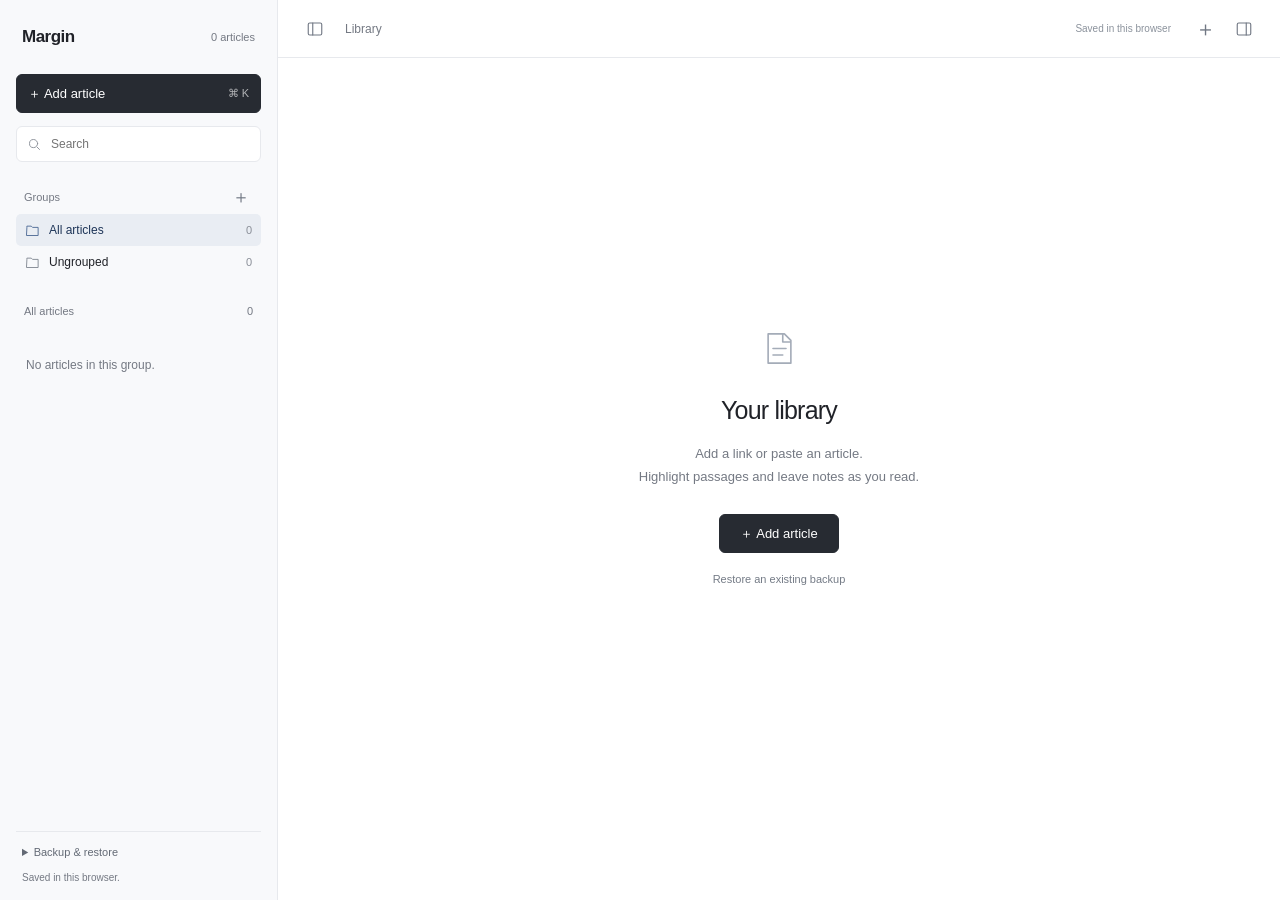
<file: margin/index.html>
<!doctype html>
<html lang="en">
<head>
  <meta charset="utf-8">
  <meta name="viewport" content="width=device-width, initial-scale=1">
  <meta name="description" content="Save articles, highlight passages, and add notes.">
  <meta name="referrer" content="no-referrer">
  <title>Margin</title>
  <link rel="icon" href="./favicon.svg" type="image/svg+xml">
  <link rel="stylesheet" href="./style.css?v=4">
  <script src="./app.js?v=8" defer></script>
</head>
<body class="cloud-locked">
  <div id="lock-screen" class="lock-screen"><form id="unlock-form"><h1>Margin</h1><p>Private library</p><label for="library-password">Password</label><input type="password" id="library-password" autocomplete="current-password" required><div id="lock-error" class="form-error" role="alert" hidden></div><button class="primary" type="submit" id="unlock-button">Unlock</button></form></div>
  <aside class="library" id="library" aria-label="Library">
    <div class="library-heading"><span class="brand">Margin</span><span id="article-count" class="muted">0 articles</span></div>
    <button class="primary add-button" id="new-article"><span>＋ Add article</span><kbd>⌘ K</kbd></button>
    <label class="search-box"><svg viewBox="0 0 24 24" aria-hidden="true"><circle cx="10.5" cy="10.5" r="6.5"/><path d="m16 16 4 4"/></svg><input id="search" placeholder="Search" aria-label="Search articles and notes" type="search"></label>
    <div class="groups-heading"><span>Groups</span><button class="icon-button" id="new-group" aria-label="New group" title="New group">＋</button></div>
    <nav id="group-list" aria-label="Article groups"></nav>
    <div class="section-label"><span id="list-heading">All articles</span><span id="filtered-count"></span></div>
    <nav id="article-list" aria-label="Articles"></nav>
    <div class="library-footer">
      <details><summary>Backup & restore</summary><div class="backup-actions"><button id="desktop-connect" class="text-button">Connect Desktop folder</button><button id="download-backup" class="text-button">Download backup</button><button id="restore-backup" class="text-button">Restore backup</button><button id="paste-backup" class="text-button">Paste backup</button></div></details>
      <p id="storage-caption">Saved in this browser.</p>
      <input id="restore-file" type="file" accept="application/json,.json" hidden>
    </div>
  </aside>
  <button id="sidebar-scrim" class="sidebar-scrim" aria-label="Close library" hidden></button>
  <main class="workspace">
    <header class="topbar">
      <div class="topbar-left"><button id="toggle-library" class="icon-button" title="Hide library" aria-label="Hide library" aria-controls="library" aria-expanded="true"><svg viewBox="0 0 24 24" aria-hidden="true"><rect x="3" y="4" width="18" height="16" rx="2"/><path d="M9 4v16"/></svg></button><span id="current-source" class="breadcrumb">Library</span></div>
      <div class="topbar-actions"><span id="save-status" role="status">Loading…</span><button id="topbar-add" class="icon-button" title="Add article" aria-label="Add article">＋</button><button id="toggle-notes" class="icon-button" title="Hide notes" aria-label="Hide notes" aria-controls="notes-panel" aria-expanded="true"><svg viewBox="0 0 24 24" aria-hidden="true"><rect x="3" y="4" width="18" height="16" rx="2"/><path d="M15 4v16"/></svg></button></div>
    </header>
    <div id="welcome" class="welcome">
      <div class="empty-icon" aria-hidden="true"><svg viewBox="0 0 24 24"><path d="M5 3h10l4 4v14H5zM14 3v5h5M8 12h8M8 16h6"/></svg></div>
      <h1>Your library</h1><p>Add a link or paste an article.<br>Highlight passages and leave notes as you read.</p>
      <button class="primary" id="welcome-add">＋ Add article</button>
      <button class="text-button" id="welcome-restore">Restore an existing backup</button>
    </div>
    <div id="reading-layout" class="reading-layout" hidden>
      <section class="reader-scroll" id="reader-scroll" aria-label="Article reader">
        <div class="article-toolbar"><label class="article-group-label"><svg viewBox="0 0 24 24" aria-hidden="true"><path d="M3 7V5h7l2 2h9v13H3z"/></svg><select id="article-group" aria-label="Move article to group"><option value="">Ungrouped</option></select></label><div><a id="source-link" class="text-button" target="_blank" rel="noopener noreferrer">Original ↗</a><button id="update-article" class="text-button" hidden>Update text</button><button id="export-notes" class="text-button">Export notes</button><button id="delete-article" class="icon-button" title="Remove article" aria-label="Remove article"><svg viewBox="0 0 24 24" aria-hidden="true"><path d="M4 6h16M9 6V3h6v3M6 6l1 15h10l1-15M10 10v7M14 10v7"/></svg></button></div></div>
        <article class="article"><div class="eyebrow" id="article-domain"></div><h1 id="article-title"></h1><div id="article-author" class="byline"></div><div id="article-meta" class="article-meta"></div><div class="article-divider"></div><div id="article-body"></div></article>
      </section>
      <aside class="notes-panel" id="notes-panel" aria-label="Notes"><div class="notes-header"><h2>Notes <span id="note-count">0</span></h2></div><p class="notes-guide">Select text to highlight or comment.</p><div id="notes-list"></div><div id="notes-empty" class="notes-empty">No notes yet.</div></aside>
    </div>
  </main>
  <div id="selection-toolbar" class="selection-toolbar" hidden><button id="highlight-selection">Highlight</button><span></span><button id="comment-selection">Comment</button></div>
  <dialog id="import-dialog"><form id="import-form">
    <div class="dialog-heading"><h2>Add article</h2><button type="button" id="close-import" class="icon-button" aria-label="Close">×</button></div>
    <div class="tabs" role="tablist" aria-label="Import method"><button type="button" class="active" id="tab-link" role="tab" aria-selected="true">Link</button><button type="button" id="tab-text" role="tab" aria-selected="false">Text</button></div>
    <div id="link-fields"><label for="article-url">Article URL</label><input type="url" id="article-url" placeholder="https://" autocomplete="off"><p class="field-hint" id="import-provider">Link imports use <a href="https://jina.ai/reader/" target="_blank" rel="noopener noreferrer">Jina Reader</a>. Your notes stay in this browser.</p></div>
    <div id="text-fields" hidden><label for="paste-title">Title</label><input id="paste-title" placeholder="Article title" maxlength="500"><label for="paste-body">Article text</label><textarea id="paste-body" placeholder="Paste text here" rows="9"></textarea></div>
    <label for="import-group">Group</label><select id="import-group"><option value="">Ungrouped</option></select>
    <div id="import-error" class="form-error" role="alert" hidden></div>
    <button class="primary import-submit" id="import-submit" type="submit">Add article</button><p class="dialog-footnote">If a site blocks imports, use Text instead.</p>
  </form></dialog>
  <dialog id="group-dialog"><form id="group-form"><div class="dialog-heading"><h2 id="group-dialog-title">New group</h2><button type="button" id="close-group" class="icon-button" aria-label="Close group dialog">×</button></div><label for="group-name">Name</label><input id="group-name" required maxlength="80" placeholder="e.g. Research" autocomplete="off"><div id="group-error" class="form-error" role="alert" hidden></div><div class="group-dialog-actions"><button id="delete-group" class="text-button danger" type="button" hidden>Delete group</button><button class="primary" type="submit">Save group</button></div></form></dialog>
  <dialog id="update-article-dialog"><form id="update-article-form"><div class="dialog-heading"><h2>Update article text</h2><button type="button" id="close-update" class="icon-button" aria-label="Close update dialog">×</button></div><p class="field-hint">Open the <a id="update-source" target="_blank" rel="noopener noreferrer">original page ↗</a>, expand it, then copy the article text below. Existing highlights and comments are kept when their passages match.</p><label for="full-article-text">Full article text</label><textarea id="full-article-text" rows="12" required placeholder="Paste the expanded article here" spellcheck="false"></textarea><div id="update-error" class="form-error" role="alert" hidden></div><button class="primary import-submit" type="submit">Save article text</button></form></dialog>
  <dialog id="restore-dialog"><form id="restore-form"><div class="dialog-heading"><h2>Restore backup</h2><button type="button" id="close-restore" class="icon-button" aria-label="Close restore dialog">×</button></div><label for="backup-json">Backup contents</label><textarea id="backup-json" rows="10" required placeholder="Paste the contents of a Margin.json backup" spellcheck="false"></textarea><div id="restore-error" class="form-error" role="alert" hidden></div><button class="primary import-submit" type="submit">Restore articles</button></form></dialog>
  <div id="toast" class="toast" role="status" hidden></div>
</body>
</html>
</file>
<file: assets/maps-desktop.css>
.dock-maps {
  overflow: hidden;
  background: #e8ecdf;
}

.dock-maps img { display: block; width: 100%; height: 100%; }
.desktop-folder.maps-desktop-icon { order: 6; }

#window-maps {
  left: 2.5% !important;
  top: 7% !important;
  width: 83%;
  height: 84%;
  background: #e6edf0;
}

#window-maps.is-maximized {
  left: 1.2% !important;
  top: 6.2% !important;
  width: 84.5%;
  height: 85.8%;
}

#window-maps .maps-window-content { padding: 0; overflow: hidden; }
[data-travel-map] { display: block; width: 100%; height: 100%; border: 0; }
</file>
<file: margin/style.css>
:root{font-family:-apple-system,BlinkMacSystemFont,"Segoe UI",sans-serif;color:#202228;background:#fff;font-synthesis:none;--muted:#747983;--line:#e7e9ed;--hover:#f1f3f6;--blue:#385c9a;--sidebar:278px}
*{box-sizing:border-box}body{margin:0;display:grid;grid-template-columns:var(--sidebar) minmax(0,1fr);height:100vh;height:100dvh;overflow:hidden;font-size:13px;line-height:1.5}button,input,textarea,select{font:inherit}button,a,input,textarea,select,summary{-webkit-tap-highlight-color:transparent}button{cursor:pointer}button{border:0;background:none;color:inherit}a{color:inherit}button:disabled{opacity:.5;cursor:wait}button:focus-visible,a:focus-visible,summary:focus-visible{outline:2px solid #6d8abb;outline-offset:3px}input:focus,textarea:focus,select:focus{outline:2px solid #9db1d5;outline-offset:1px}svg{width:19px;height:19px;fill:none;stroke:currentColor;stroke-width:1.5;stroke-linecap:round;stroke-linejoin:round;flex-shrink:0}[hidden]{display:none!important}.muted{color:var(--muted)}
.library{background:#f8f9fb;border-right:1px solid var(--line);display:flex;flex-direction:column;padding:24px 16px 15px;min-height:0;overflow:hidden}.library-heading{display:flex;align-items:center;justify-content:space-between;padding:0 6px;margin-bottom:24px}.brand{font-size:17px;font-weight:600;letter-spacing:-.5px}.library-heading .muted{font-size:11px}.primary{display:inline-flex;align-items:center;justify-content:center;gap:10px;background:#272b32;border:1px solid #272b32;color:#fff;padding:9px 15px;border-radius:6px;font-weight:500;min-height:39px}.primary:hover{background:#41464f}.add-button{justify-content:space-between;width:100%;padding:9px 11px}kbd{font-family:inherit;font-size:11px;opacity:.65;font-weight:400}.search-box{display:flex;align-items:center;gap:7px;margin:13px 0 23px;padding:0 10px;height:36px;background:#fff;border:1px solid var(--line);border-radius:6px;color:#8b9099}.search-box svg{width:15px;height:15px}.search-box input{border:none;outline:none!important;min-width:0;width:100%;background:none;color:#202228;font-size:12px}.search-box:focus-within{border-color:#9daecc}.groups-heading,.section-label{display:flex;align-items:center;justify-content:space-between;color:var(--muted);font-size:11px;font-weight:500;padding:0 8px}.groups-heading{height:24px;margin-bottom:5px}.groups-heading .icon-button{height:24px;width:24px;font-size:18px}.group-row{display:flex;align-items:center;border-radius:5px;min-width:0}.group-filter{display:flex;align-items:center;gap:9px;flex:1;text-align:left;padding:7px 9px;font-size:12px;min-width:0}.group-filter svg{width:15px;height:15px;color:#858b95}.group-name{overflow:hidden;text-overflow:ellipsis;white-space:nowrap;flex:1}.group-count{font-size:11px;color:#8a8f98}.group-row .manage-group{font-size:16px;width:25px;height:27px;opacity:0;flex-shrink:0;color:#747983}.group-row:hover .manage-group,.group-row:focus-within .manage-group{opacity:1}.group-row:hover{background:#f0f2f5}.group-row.active{background:#e9edf3;color:#1e3558}.group-row.active .group-filter svg{color:#526d98}#group-list{flex-shrink:0;max-height:24vh;overflow:auto}.section-label{margin-top:25px;margin-bottom:9px}#article-list{overflow:auto;flex:1;min-height:60px;margin:0 -7px;padding:0 7px}.article-card{display:block;width:100%;text-align:left;padding:13px 10px;border-radius:6px;margin-bottom:3px;position:relative}.article-card:hover{background:var(--hover)}.article-card.active{background:#e9edf3}.card-source{font-size:10px;letter-spacing:.02em;color:#848a94;margin-bottom:4px}.card-title{font-size:12px;line-height:1.45;font-weight:500;display:-webkit-box;-webkit-box-orient:vertical;-webkit-line-clamp:2;overflow:hidden}.card-info{display:flex;align-items:center;justify-content:space-between;gap:8px;font-size:10px;color:#8a8f98;margin-top:7px}.library-empty{font-size:12px;color:var(--muted);padding:15px 10px}.library-footer{border-top:1px solid var(--line);padding:12px 6px 0;margin-top:12px;font-size:11px;color:var(--muted)}.library-footer summary{cursor:pointer;color:#636a75}.backup-actions{display:flex;flex-direction:column;align-items:flex-start;gap:5px;padding-top:9px}.library-footer p{margin:10px 0 0;font-size:10px}.workspace{min-width:0;display:flex;flex-direction:column;overflow:hidden}.topbar{height:58px;flex-shrink:0;display:flex;align-items:center;justify-content:space-between;padding:0 21px;border-bottom:1px solid var(--line);gap:16px;background:#fff}.topbar-left,.topbar-actions{display:flex;align-items:center;gap:15px;min-width:0}.breadcrumb{font-size:12px;color:var(--muted);overflow:hidden;text-overflow:ellipsis;white-space:nowrap}.topbar-actions{gap:7px;flex-shrink:0}.icon-button{width:31px;height:31px;display:inline-flex;align-items:center;justify-content:center;border-radius:5px;color:#717884;font-size:21px;flex-shrink:0}.icon-button:hover{background:var(--hover);color:#202228}.icon-button svg{width:18px;height:18px}#save-status{font-size:10px;color:#8b929c;margin-right:12px;cursor:pointer}#save-status.error{color:#b64c4c}.text-button{font-size:11px;padding:5px 6px;text-decoration:none;color:#747b86;border-radius:4px;display:inline-flex;align-items:center;gap:5px}.text-button:hover{background:var(--hover);color:#252a33}.welcome{flex:1;display:flex;flex-direction:column;align-items:center;justify-content:center;text-align:center;padding:35px 20px 80px}.empty-icon{display:grid;place-items:center;width:50px;height:56px;color:#a4acb8;margin-bottom:16px}.empty-icon svg{height:39px;width:39px;stroke-width:1}.welcome h1{font-size:25px;letter-spacing:-.8px;font-weight:500;margin:0 0 12px}.welcome p{font-size:13px;line-height:1.8;color:var(--muted);margin:0 0 25px}.welcome .primary{padding:9px 20px}.welcome>.text-button{margin-top:13px;font-size:11px}.reading-layout{display:grid;grid-template-columns:minmax(0,1fr) 294px;flex:1;min-height:0}.reading-layout.notes-hidden{grid-template-columns:minmax(0,1fr)}.notes-hidden .notes-panel{display:none}.reader-scroll{overflow:auto;scroll-behavior:smooth;min-width:0}.article-toolbar{display:flex;justify-content:space-between;align-items:center;gap:14px;padding:17px 28px 0;font-size:11px;color:var(--muted);min-height:48px}.article-toolbar>div{display:flex;align-items:center;gap:6px}.article-group-label{display:flex;align-items:center;gap:5px;min-width:0}.article-group-label svg{width:14px;height:14px}.article-group-label select{max-width:150px;min-width:0;border:none;background:none;color:var(--muted);font-size:11px;padding:5px 1px;cursor:pointer}.article{max-width:744px;padding:49px 48px 100px;margin:0 auto}.eyebrow{font-size:11px;letter-spacing:.02em;color:#858d99}.article h1{font-size:clamp(28px,3vw,39px);font-weight:550;letter-spacing:-1.1px;line-height:1.22;margin:13px 0 19px;overflow-wrap:anywhere}.byline{font-size:12px;color:#525b68;margin-top:9px}.byline:empty{display:none}.article-meta{font-size:11px;color:#8b929c;line-height:1.8;margin-top:6px}.article-divider{height:1px;background:var(--line);margin:31px 0}#article-body{font-family:Georgia,"Times New Roman",serif;font-size:18px;line-height:1.85;color:#313743;overflow-wrap:anywhere}#article-body p{margin:0 0 1.4em}#article-body h2,#article-body h3{font-family:-apple-system,BlinkMacSystemFont,"Segoe UI",sans-serif;font-weight:550;letter-spacing:-.4px;line-height:1.4;color:#222831;margin:1.8em 0 .8em}#article-body h2{font-size:23px}#article-body h3{font-size:20px}#article-body blockquote{border-left:2px solid #b8c3d4;margin:1.6em 0;padding-left:22px;color:#626d7c}#article-body pre{white-space:pre-wrap;font:12px/1.7 ui-monospace,monospace;background:#f6f7f9;border-radius:5px;padding:18px}#article-body .list-item{margin-left:20px;position:relative;margin-bottom:.7em}#article-body .list-item:before{content:"•";position:absolute;left:-18px;color:#8994a5}#article-body .caption{font-family:inherit;font-size:13px;color:var(--muted)}mark{color:inherit;background:#e0e9f6;box-decoration-break:clone;-webkit-box-decoration-break:clone;cursor:pointer;border-bottom:1px solid #9eb5d6}mark:hover,mark.focused{background:#c8d8ee}::selection{background:#c3d5f1;color:#17263b}.notes-panel{border-left:1px solid var(--line);background:#fbfcfd;overflow:auto;padding:24px 20px}.notes-header{display:flex;align-items:center;justify-content:space-between}.notes-header h2{font-size:13px;font-weight:550;margin:0}.notes-header h2 span{font-size:10px;font-weight:400;color:#8d96a3;margin-left:5px}.notes-guide{font-size:11px;color:#949ba6;line-height:1.6;margin:10px 0 27px}.notes-empty{padding:17px 0;color:#a0a7b1;font-size:12px}.note-card{padding:15px 0;border-bottom:1px solid var(--line);cursor:pointer}.note-card:first-child{padding-top:0}.note-quote{font-family:Georgia,serif;font-size:12px;line-height:1.7;color:#7c8797;border-left:2px solid #bdcce2;padding-left:11px;display:-webkit-box;-webkit-line-clamp:4;-webkit-box-orient:vertical;overflow:hidden}.note-text{font-size:12px;line-height:1.7;margin-top:11px;white-space:pre-wrap;overflow-wrap:anywhere}.add-thought{color:#9199a5;font-size:11px;margin-top:12px}.note-bottom{display:flex;justify-content:space-between;align-items:center;gap:7px;font-size:10px;color:#a3aab4;margin-top:11px}.note-actions{display:flex;gap:8px}.note-actions button{font-size:10px;color:#929ba9;padding:3px 0}.note-actions button:hover{color:#253856}.note-input{display:block;width:100%;font-size:12px;line-height:1.7;border:1px solid #d8dee8;resize:vertical;padding:9px;border-radius:5px;margin-top:12px;min-height:100px;color:#283548;background:#fff}.note-live{font-size:9px}.note-done{font-size:11px;color:#385c9a;padding:4px}.selection-toolbar{position:fixed;z-index:15;display:flex;align-items:center;gap:4px;background:#252b35;color:#fff;box-shadow:0 3px 12px #15233820;border-radius:6px;padding:4px}.selection-toolbar button{padding:6px 12px;font-size:11px;border-radius:3px;white-space:nowrap}.selection-toolbar button:hover{background:#3e4755}.selection-toolbar>span{width:1px;height:15px;background:#59606c}dialog{border:1px solid #dce1e9;border-radius:10px;padding:27px;width:min(480px,calc(100% - 32px));box-shadow:0 16px 60px #131e3325;color:#242c38;max-height:90dvh;overflow:auto}dialog::backdrop{background:#17223545;backdrop-filter:blur(3px)}.dialog-heading{display:flex;align-items:center;justify-content:space-between;margin-bottom:22px;gap:15px}.dialog-heading h2{font-size:20px;font-weight:550;letter-spacing:-.5px;margin:0}.dialog-heading .icon-button{font-size:25px}.tabs{display:flex;gap:5px;padding:3px;background:#f0f2f5;border-radius:6px;margin-bottom:22px}.tabs button{flex:1;padding:7px;border-radius:4px;color:#818996;font-size:12px}.tabs button.active{background:white;box-shadow:0 1px 3px #1c2c4510;color:#25354b}dialog label{display:block;margin:16px 0 7px;font-size:11px;font-weight:500;color:#697485}dialog input,dialog textarea,dialog select{width:100%;border:1px solid #dce1e9;border-radius:5px;padding:10px 11px;background:#fff;color:#293443;font-size:12px}dialog textarea{resize:vertical}.field-hint,.dialog-footnote{font-size:10px;color:#9099a7;line-height:1.7}.field-hint a{color:#6f809c}.field-hint{margin:9px 0 0}.dialog-footnote{margin:12px 0 0}.import-submit{width:100%;margin-top:23px}.form-error{font-size:12px;color:#a04444;line-height:1.6;margin-top:14px}.group-dialog-actions{display:flex;justify-content:flex-end;gap:20px;align-items:center;margin-top:25px}.group-dialog-actions .danger{margin-right:auto;color:#a05252}.toast{position:fixed;bottom:24px;left:50%;transform:translateX(-50%);max-width:min(530px,calc(100% - 32px));padding:12px 19px;border:1px solid #dfe4ed;border-radius:7px;background:#fff;color:#4d5d73;box-shadow:0 4px 22px #18253e14;font-size:12px;line-height:1.6;z-index:50}.sidebar-hidden{grid-template-columns:0 minmax(0,1fr)}.sidebar-hidden .library{visibility:hidden;padding:0;border:0}.sidebar-scrim{display:none}
@media(min-width:1500px){.reading-layout{grid-template-columns:minmax(0,1fr) 320px}.notes-panel{padding:28px}}
@media(max-width:1100px){:root{--sidebar:245px}.reading-layout{grid-template-columns:minmax(0,1fr) 260px}.article{padding:38px 30px 80px}.article-toolbar{padding-left:22px;padding-right:22px}.notes-panel{padding:23px 15px}}
@media(max-width:900px){:root{--sidebar:235px}.reading-layout{grid-template-columns:minmax(0,1fr)}.notes-panel{position:fixed;right:0;top:58px;bottom:0;width:min(310px,90vw);box-shadow:-8px 0 25px #17223515;z-index:7;background:#fbfcfd}.notes-hidden .notes-panel{display:none}.article-toolbar{padding-left:22px;padding-right:22px}.article{max-width:720px}.topbar{padding:0 15px}#save-status{max-width:130px;overflow:hidden;text-overflow:ellipsis;white-space:nowrap}}
@media(max-width:650px){body,body.sidebar-hidden{grid-template-columns:minmax(0,1fr)}.library{position:fixed;width:278px;top:0;bottom:0;left:0;z-index:20;box-shadow:5px 0 25px #17223515}.sidebar-hidden .library{transform:translateX(-100%);visibility:hidden}.sidebar-scrim:not([hidden]){display:block;position:fixed;inset:0;background:#17223540;z-index:19}.topbar{height:54px;padding:0 12px}.topbar-left{gap:8px}.topbar-actions{gap:3px}#save-status{font-size:9px;margin-right:2px;max-width:105px}.breadcrumb{max-width:110px;font-size:11px}.notes-panel{top:54px}.article-toolbar{padding:12px 16px 0;gap:5px;flex-wrap:wrap}.article-toolbar>div{gap:2px}.article-group-label select{max-width:110px}.article-toolbar .text-button{font-size:10px;padding:5px}.article{padding:34px 24px 70px}.article h1{font-size:31px}#article-body{font-size:17px}.group-row .manage-group{opacity:1}.welcome{padding-bottom:60px}}
.cloud-locked>.library,.cloud-locked>.workspace,.cloud-locked>.sidebar-scrim{visibility:hidden;pointer-events:none}.lock-screen{position:fixed;inset:0;z-index:100;background:#fff;display:grid;place-items:center;padding:24px}.lock-screen form{width:min(320px,100%)}.lock-screen h1{font-size:25px;font-weight:550;letter-spacing:-.8px;margin:0}.lock-screen p{font-size:12px;color:#8b929c;margin:5px 0 30px}.lock-screen label{display:block;font-size:12px;color:#747b86;margin-bottom:8px}.lock-screen input{display:block;width:100%;border:1px solid #dce1e9;border-radius:6px;padding:11px;font-size:14px;background:#fff}.lock-screen .primary{width:100%;margin-top:17px}
@media(prefers-reduced-motion:reduce){*{scroll-behavior:auto!important}}
</file>
